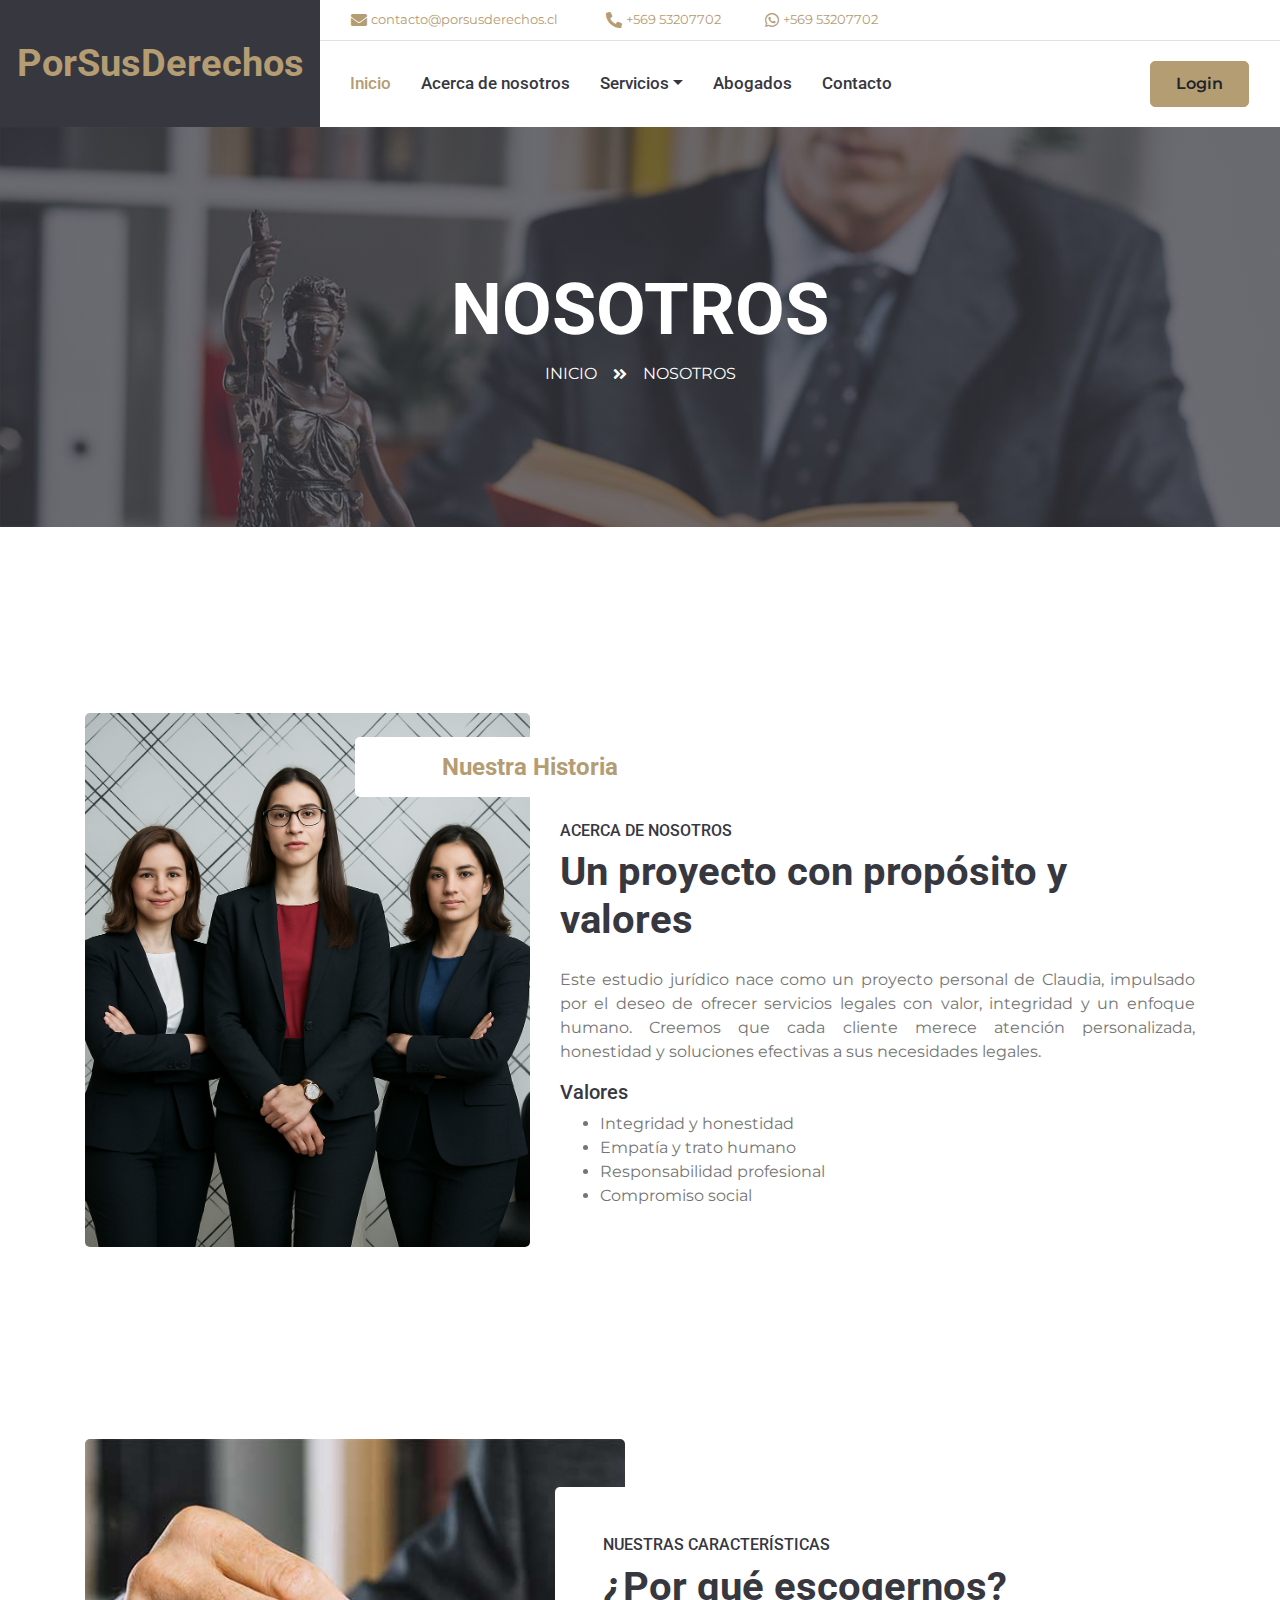
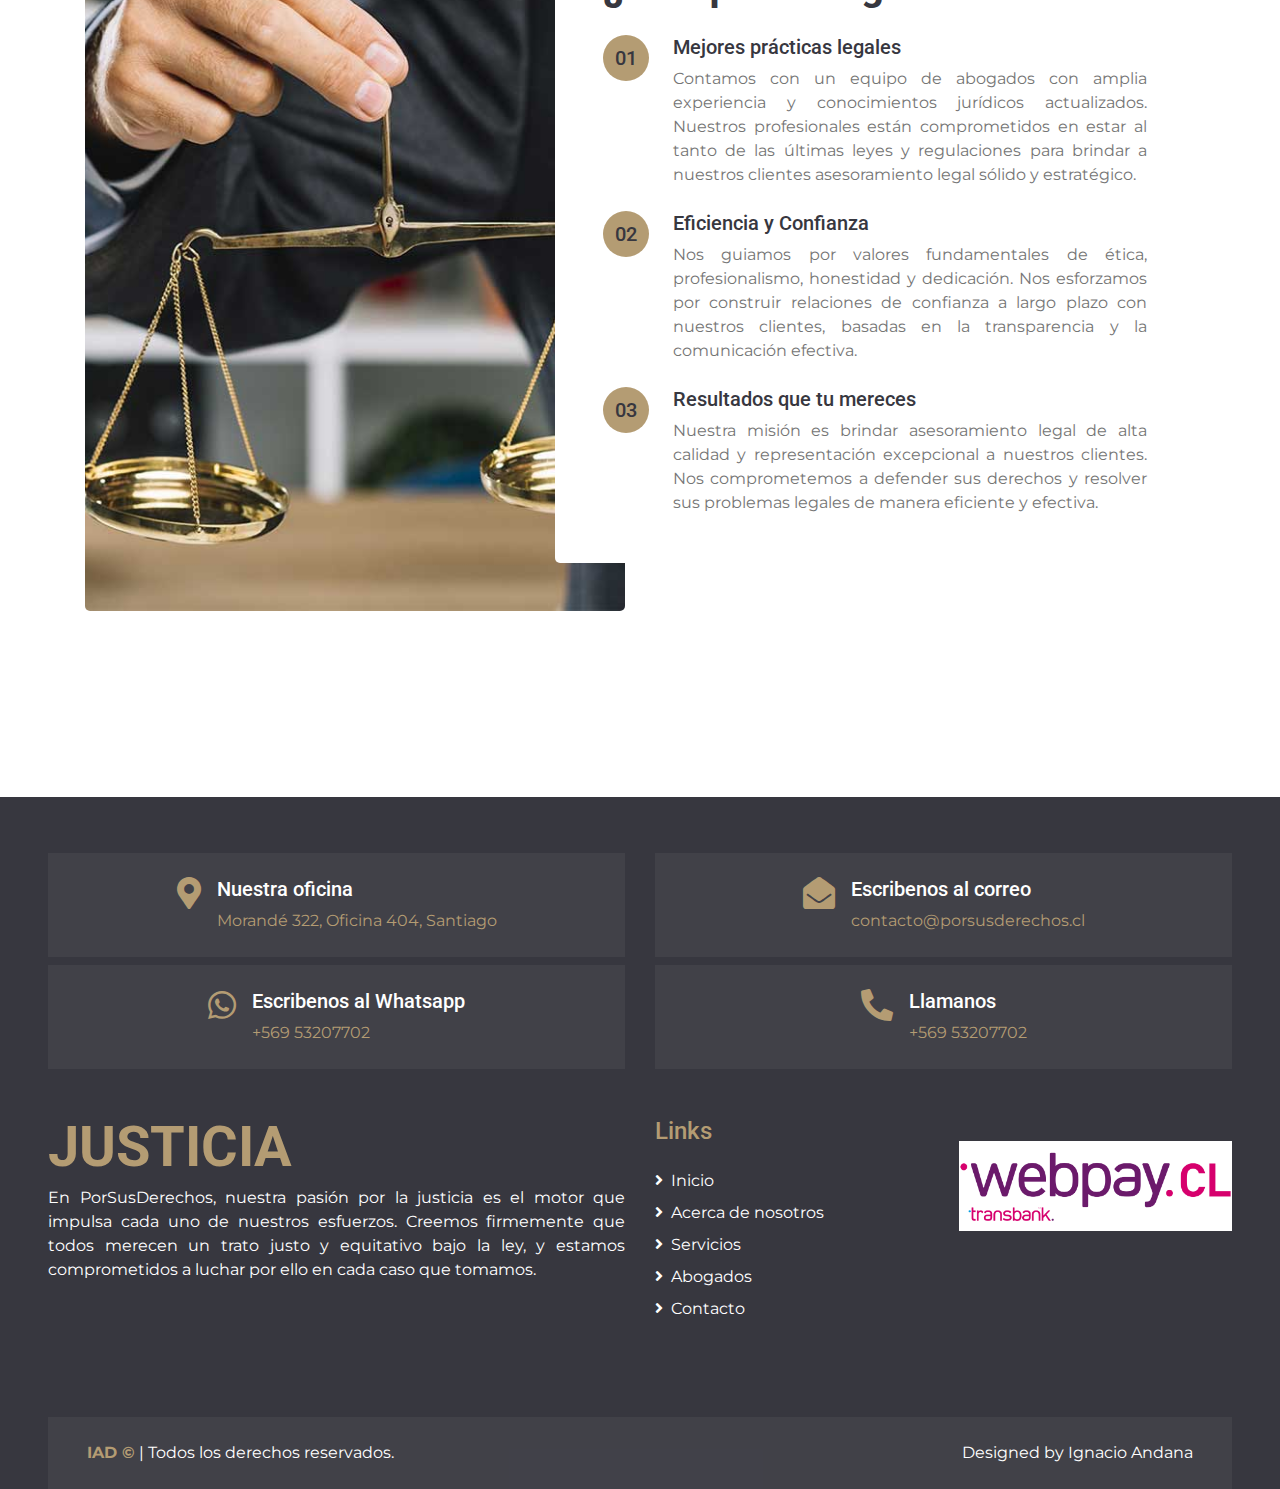
<file: about.html>
<!DOCTYPE html>
<html lang="en">

<head>
    <meta charset="utf-8">
    <title>PorSusDerechos</title>
    <link rel="icon" type="image/png" sizes="32x32" href="img/favicon-32x32.png">
    <meta content="width=device-width, initial-scale=1.0" name="viewport">
    <meta content="Free HTML Templates" name="keywords">
    <meta content="Free HTML Templates" name="description">

    <!-- Favicon -->
    <link rel="icon" type="image/png" sizes="32x32" href="img/favicon-32x32.png">

    <!-- Google Web Fonts -->
    <link rel="preconnect" href="https://fonts.gstatic.com">
    <link href="https://fonts.googleapis.com/css2?family=Montserrat:wght@400;600&family=Roboto:wght@300;500;700&display=swap" rel="stylesheet"> 

    <!-- Font Awesome -->
    <link href="https://cdnjs.cloudflare.com/ajax/libs/font-awesome/5.10.0/css/all.min.css" rel="stylesheet">

    <!-- Libraries Stylesheet -->
    <link href="lib/owlcarousel/assets/owl.carousel.min.css" rel="stylesheet">
    <link href="lib/tempusdominus/css/tempusdominus-bootstrap-4.min.css" rel="stylesheet" />

    <!-- Customized Bootstrap Stylesheet -->
    <link href="css/style.css" rel="stylesheet">
</head>

<!-- Google tag (gtag.js) -->
<script async src="https://www.googletagmanager.com/gtag/js?id=AW-968597756"></script>
<script>
  window.dataLayer = window.dataLayer || [];
  function gtag(){dataLayer.push(arguments);}
  gtag('js', new Date());

  gtag('config', 'AW-968597756');
</script>

<body>
    <!-- Header Start -->
    <div class="container-fluid">
        <div class="row">
            <div class="col-lg-3 bg-secondary d-none d-lg-block">
                <a href="#" class="navbar-brand w-100 h-100 m-0 p-0 d-flex align-items-center justify-content-center" style="font-size: 1vw">
                    <h1 class="m-0 display-4 text-primary" style="font-size: 3.0em; text-align: center;">PorSusDerechos</h1>
                </a>
            </div>
            <div class="col-lg-9">
                <div class="row bg-white border-bottom d-none d-lg-flex">
                    <div class="col-lg-12 text-left">
                        <div class="h-100 d-inline-flex align-items-center py-2 px-3 mr-3">
                            <i class="fa fa-envelope text-primary"></i>
                            <small>
                                <a class="m-1" href="mailto:contacto@porsusderechos.cl">contacto@porsusderechos.cl</a>
                            </small>
                        </div>
                        <div class="h-100 d-inline-flex align-items-center py-2 px-2 mr-3">
                            <i class="fa fa-phone-alt text-primary"></i>
                            <small>
                                <a class="m-1" href="tel:+56953207702"> +569 53207702</a>
                            </small>
                        </div>
                        <div class="h-100 d-inline-flex align-items-center py-2 px-2 mr-3">
                            <i class="fab fa-whatsapp text-primary m-1" aria-hidden="true"></i>
                            <small>
                                <a href="https://wa.me/+56953207702"> +569 53207702</a>
                            </small>
                        </div>
                    </div>
                </div>
                <nav class="navbar navbar-expand-lg bg-white navbar-light p-0">
                    <a href="index.html" class="navbar-brand d-block d-lg-none">
                        <h1 class="m-0 display-4 text-primary">PorSusDerechos</h1>
                    </a>
                    <button type="button" class="navbar-toggler" data-toggle="collapse" data-target="#navbarCollapse">
                        <span class="navbar-toggler-icon"></span>
                    </button>
                    <div class="collapse navbar-collapse justify-content-between" id="navbarCollapse">
                        <div class="navbar-nav mr-auto py-0">
                            <a href="index.html" class="nav-item nav-link active">Inicio</a>
                            <a href="about.html" class="nav-item nav-link">Acerca de nosotros</a>
                            <div class="nav-item dropdown">
                                <a href="service.html" class="nav-link dropdown-toggle" data-toggle="dropdown">Servicios</a>
                                <div class="dropdown-menu rounded-0 m-0">
                                    <a href="service.html#civil" class="dropdown-item">Derecho Civil</a>
                                    <a href="service.html#familia" class="dropdown-item">Derecho Familia</a>
                                    <a href="service.html#laboral" class="dropdown-item">Derecho Laboral</a>
                                    <a href="service.html#penal" class="dropdown-item">Derecho Penal</a>
                                </div>
                            </div>
                            <a href="team.html" class="nav-item nav-link">Abogados</a>
                            <a href="contact.html" class="nav-item nav-link">Contacto</a>
                        </div>
                        <a href="#" class="btn btn-primary mr-3 d-none d-lg-block">Login</a>
                    </div>
                </nav>
            </div>
        </div>
    </div>
    <!-- Header End -->


    <!-- Page Header Start -->
    <div class="container-fluid bg-page-header" style="margin-bottom: 90px;">
        <div class="container">
            <div class="d-flex flex-column align-items-center justify-content-center" style="min-height: 400px">
                <h3 class="display-3 text-white">NOSOTROS</h3>
                <div class="d-inline-flex text-white">
                    <p class="m-0"><a class="text-white" href="">INICIO</a></p>
                    <i class="fa fa-angle-double-right pt-1 px-3"></i>
                    <p class="m-0">NOSOTROS</p>
                </div>
            </div>
        </div>
    </div>
    <!-- Page Header End -->


<!-- About Start -->
<div class="container-fluid py-5">
    <div class="container py-5">
      <div class="row">
        <div class="col-lg-5">
          <img class="img-fluid rounded" src="img/about.png" alt="">
        </div>
        <div class="col-lg-7 mt-4 mt-lg-0">
          <h2 class="position-relative text-center bg-white text-primary rounded p-3 mt-4 mb-4 d-none d-lg-block" style="width: 350px; margin-left: -205px; font-size: 150%;">Nuestra Historia</h2>
          <h6>ACERCA DE NOSOTROS</h6>
          <h1 class="mb-4">Un proyecto con propósito y valores</h1>
          <p style="text-align: justify;">Este estudio jurídico nace como un proyecto personal de Claudia, impulsado por el deseo de ofrecer servicios legales con valor, integridad y un enfoque humano. Creemos que cada cliente merece atención personalizada, honestidad y soluciones efectivas a sus necesidades legales.</p>
          <h5>Valores</h5>
          <ul>
            <li>Integridad y honestidad</li>
            <li>Empatía y trato humano</li>
            <li>Responsabilidad profesional</li>
            <li>Compromiso social</li>
          </ul>
        </div>
      </div>
    </div>
  </div>
  <!-- About End -->

    <!-- Features Start -->
    <div class="container-fluid py-5">
        <div class="container py-5">
            <div class="row">
                <div class="col-lg-6" style="min-height: 500px;">
                    <div class="position-relative h-100 rounded overflow-hidden">
                        <img class="position-absolute w-100 h-100" src="img/feature.jpg" style="object-fit: cover;">
                    </div>
                </div>
                <div class="col-lg-6 pt-5 pb-lg-5">
                    <div class="feature-text bg-white rounded p-lg-5">
                        <h6>NUESTRAS CARACTERÍSTICAS</h6>
                        <h1 class="mb-4">¿Por qué escogernos?</h1>
                        <div class="d-flex mb-4">
                            <div class="btn-primary btn-lg-square px-3" style="border-radius: 50px;">
                                <h5 class="text-secondary m-0">01</h5>
                            </div>
                            <div class="ml-4">
                                <h5>Mejores prácticas legales</h5>
                                <p class="m-0" style="text-align: justify;">Contamos con un equipo de abogados con amplia experiencia y conocimientos jurídicos actualizados. Nuestros profesionales están comprometidos en estar al tanto de las últimas leyes y regulaciones para brindar a nuestros clientes asesoramiento legal sólido y estratégico.</p>
                            </div>
                        </div>
                        <div class="d-flex mb-4">
                            <div class="btn-primary btn-lg-square px-3" style="border-radius: 50px;">
                                <h5 class="text-secondary m-0">02</h5>
                            </div>
                            <div class="ml-4">
                                <h5>Eficiencia y Confianza</h5>
                                <p class="m-0" style="text-align: justify;">Nos guiamos por valores fundamentales de ética, profesionalismo, honestidad y dedicación. Nos esforzamos por construir relaciones de confianza a largo plazo con nuestros clientes, basadas en la transparencia y la comunicación efectiva.</p>
                            </div>
                        </div>
                        <div class="d-flex">
                            <div class="btn-primary btn-lg-square px-3" style="border-radius: 50px;">
                                <h5 class="text-secondary m-0">03</h5>
                            </div>
                            <div class="ml-4">
                                <h5>Resultados que tu mereces</h5>
                                <p class="m-0" style="text-align: justify;">Nuestra misión es brindar asesoramiento legal de alta calidad y representación excepcional a nuestros clientes. Nos comprometemos a defender sus derechos y resolver sus problemas legales de manera eficiente y efectiva.</p>
                            </div>
                        </div>
                    </div>
                </div>
            </div>
        </div>
    </div>
    <!-- Features End -->


    <!-- Footer Start -->
    <div class="container-fluid bg-secondary text-white pt-5 px-sm-3 px-md-5" style="margin-top: 90px;">
        <div class="row pt-2">
            <div class="col-lg-6">
                <div class="d-flex justify-content-lg-center p-4" style="background: rgba(256, 256, 256, .05);">
                    <i class="fa fa-2x fa-map-marker-alt text-primary"></i>
                    <div class="ml-3">
                        <h5 class="text-white">Nuestra oficina</h5>
                        <a href="https://goo.gl/maps/CAoj3DVdrfHroxdV6">Morandé 322, Oficina 404, Santiago</a>
                    </div>
                </div>
            </div>
            <div class="col-lg-6">
                <div class="d-flex justify-content-lg-center p-4" style="background: rgba(256, 256, 256, .05);">
                    <i class="fa fa-2x fa-envelope-open text-primary"></i>
                    <div class="ml-3">
                        <h5 class="text-white ajuste-footer">Escribenos al correo</h5>
                        <a class="m-0" href="mailto:contacto@porsusderechos.cl">contacto@porsusderechos.cl</a>
                        <!-- <p class="m-0" href="mailto:cdelapeyra@porsusderechos.cl">cdelapeyra@porsusderechos.cl</p> -->
                    </div>
                </div>
            </div>
        </div>
        <div class="row pt-2">
            <div class="col-lg-6">
                <div class="d-flex justify-content-lg-center p-4" style="background: rgba(256, 256, 256, .05);">
                    <i class="fab fa-2x fa-whatsapp text-primary" aria-hidden="true"></i>
                    <div class="ml-3">
                        <h5 class="text-white">Escribenos al Whatsapp</h5>
                        <a href="https://wa.me/+56953207702">+569 53207702</a>
                        <!-- <p class="m-0">+569 53207702</p> -->
                    </div>
                </div>
            </div>
            <div class="col-lg-6">
                <div class="d-flex justify-content-lg-center p-4" style="background: rgba(256, 256, 256, .05);">
                    <i class="fa fa-2x fa-phone-alt text-primary"></i>
                    <div class="ml-3">
                        <h5 class="text-white">Llamanos</h5>
                        <a href="tel:+56953207702"class="m-0">+569 53207702</a>
                        <!-- <p class="m-0">+569 53207702</p> -->
                    </div>
                </div>
            </div>
        </div>
        <div class="row pt-5">
            <div class="col-lg-6 col-md-6 mb-5">
                <a href="index.html" class="navbar-brand">
                    <h1 class="m-0 mt-n2 display-4 text-primary">JUSTICIA</h1>
                </a>
                <p style="text-align: justify;">En PorSusDerechos, nuestra pasión por la justicia es el motor que impulsa cada uno de nuestros esfuerzos. Creemos firmemente que todos merecen un trato justo y equitativo bajo la ley, y estamos comprometidos a luchar por ello en cada caso que tomamos.</p>
                <!-- <div class="d-flex justify-content-start mt-4">
                    <a class="btn btn-lg btn-outline-light btn-lg-square mr-2" href="#"><i class="fab fa-twitter"></i></a>
                    <a class="btn btn-lg btn-outline-light btn-lg-square mr-2" href="#"><i class="fab fa-facebook-f"></i></a>
                    <a class="btn btn-lg btn-outline-light btn-lg-square mr-2" href="#"><i class="fab fa-linkedin-in"></i></a>
                    <a class="btn btn-lg btn-outline-light btn-lg-square" href="#"><i class="fab fa-instagram"></i></a>
                </div> -->
            </div>
            <div class="col-lg-3 col-md-6 mb-5">
                <h4 class="font-weight-semi-bold text-primary mb-4">Links</h4>
                <div class="d-flex flex-column justify-content-start">
                    <a class="text-white mb-2" href="index.html"><i class="fa fa-angle-right mr-2"></i>Inicio</a>
                    <a class="text-white mb-2" href="about.html"><i class="fa fa-angle-right mr-2"></i>Acerca de nosotros</a>
                    <a class="text-white mb-2" href="service.html"><i class="fa fa-angle-right mr-2"></i>Servicios</a>
                    <a class="text-white mb-2" href="team.html"><i class="fa fa-angle-right mr-2"></i>Abogados</a>
                    <a class="text-white" href="contact.html"><i class="fa fa-angle-right mr-2"></i>Contacto</a>
                </div>
            </div>
            <div class="col-lg-3 col-md-6 mb-5">
                <h4 class="font-weight-semi-bold text-primary mb-4"></h4>
                <div class="d-flex flex-column justify-content-start">
                    <div class="team-img position-relative">
                        <a href="https://www.webpay.cl/company/30719">
                            <img class="img-fluid" src="img/webpaycl_logo.png" alt="logo webpay" href="https://www.webpay.cl/company/30719">
                        </a>
                    </div>
                </div>
            </div>
            <!-- <div class="col-lg-3 col-md-6 mb-5">
                <h4 class="font-weight-semi-bold text-primary mb-4">Noticias</h4>
                <p>Rebum labore lorem dolores kasd est, et ipsum amet et at kasd, ipsum sea tempor magna tempor. Accu kasd sed ea duo ipsum.</p>
                <div class="w-100">
                    <div class="input-group">
                        <input type="text" class="form-control border-0" style="padding: 25px;" placeholder="Your Email">
                        <div class="input-group-append">
                            <button class="btn btn-primary px-4">Sign Up</button>
                        </div>
                    </div>
                </div>
            </div> -->
        </div>
        <div class="row p-4 mt-5 mx-0" style="background: rgba(256, 256, 256, .05);">
            <div class="col-md-6 text-center text-md-left mb-3 mb-md-0">
                <p class="m-0 text-white"><a class="font-weight-bold">IAD ©</a> | Todos los derechos reservados.</p>
            </div>
            <div class="col-md-6 text-center text-md-right">
                <p class="m-0 text-white">Designed by Ignacio Andana<a class="font-weight-bold"></a></p>
            </div>
        </div>
    </div>
    <!-- Footer End -->


    <!-- Back to Top -->
    <a href="#" class="btn btn-primary px-3 back-to-top"><i class="fa fa-angle-double-up"></i></a>


    <!-- JavaScript Libraries -->
    <script src="https://code.jquery.com/jquery-3.4.1.min.js"></script>
    <script src="https://stackpath.bootstrapcdn.com/bootstrap/4.4.1/js/bootstrap.bundle.min.js"></script>
    <script src="lib/easing/easing.min.js"></script>
    <script src="lib/waypoints/waypoints.min.js"></script>
    <script src="lib/owlcarousel/owl.carousel.min.js"></script>
    <script src="lib/tempusdominus/js/moment.min.js"></script>
    <script src="lib/tempusdominus/js/moment-timezone.min.js"></script>
    <script src="lib/tempusdominus/js/tempusdominus-bootstrap-4.min.js"></script>

    <!-- Template Javascript -->
    <script src="js/main.js"></script>
</body>

</html>
</file>
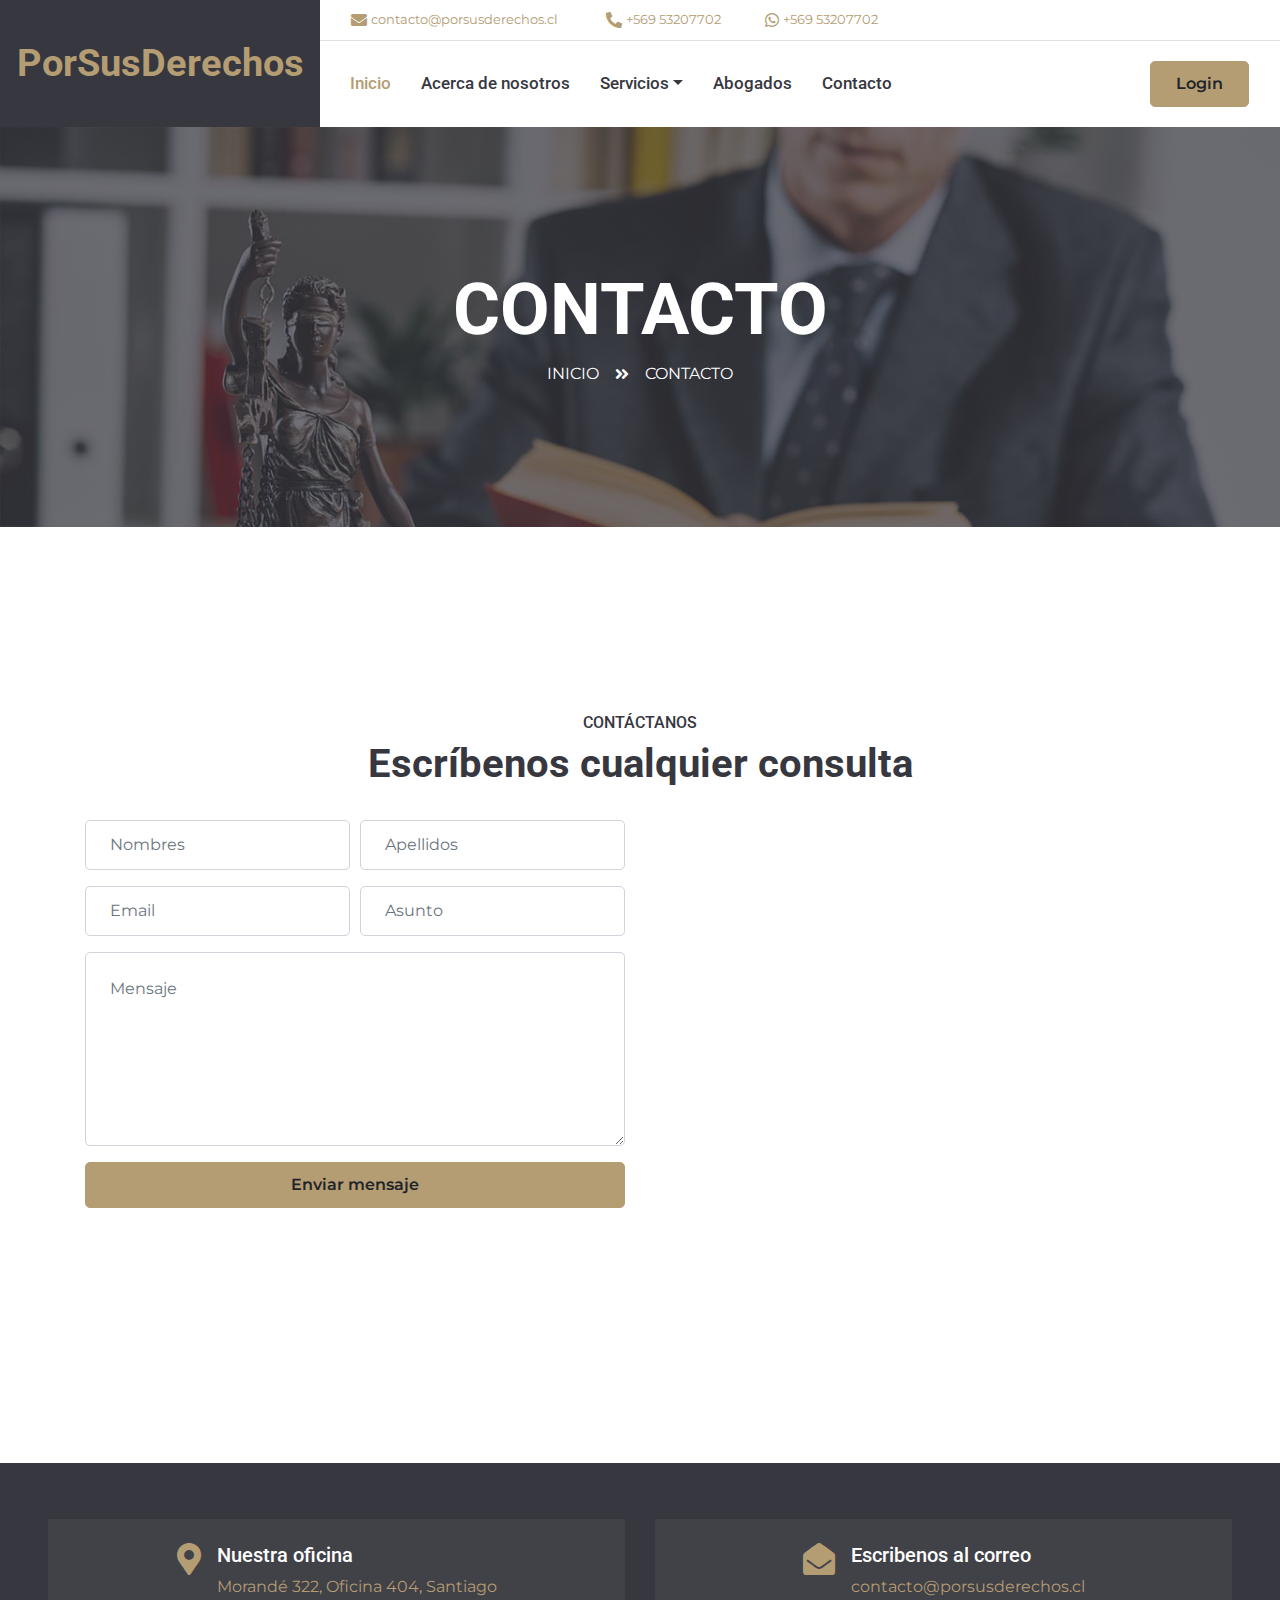
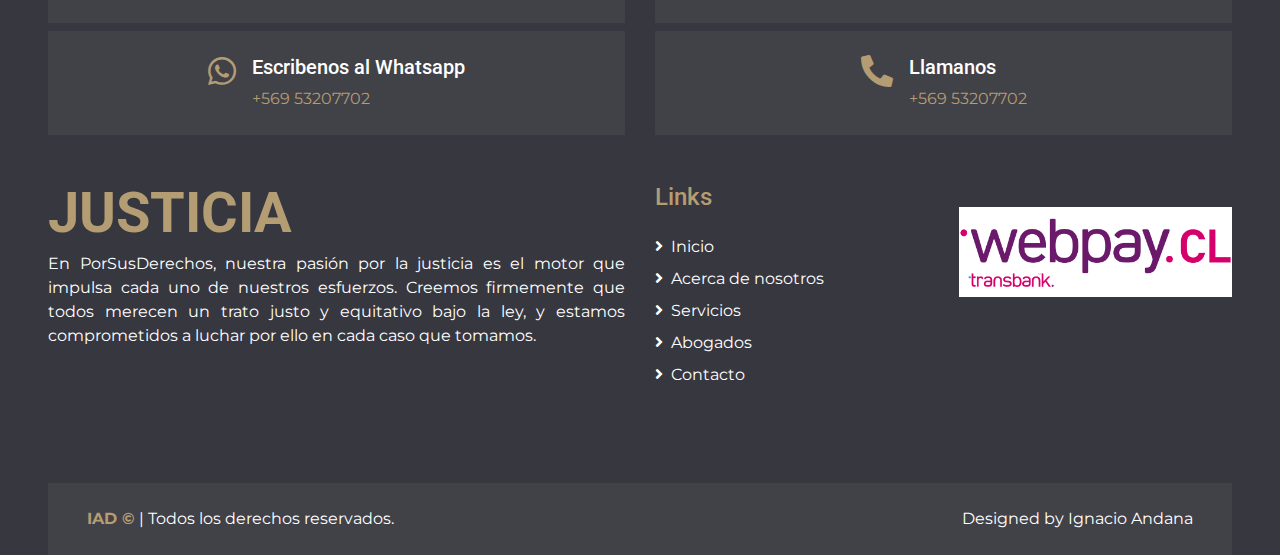
<file: contact.html>
<!DOCTYPE html>
<html lang="en">

<head>
    <meta charset="utf-8">
    <title>PorSusDerechos</title>
    <link rel="icon" type="image/png" sizes="32x32" href="img/favicon-32x32.png">
    <meta content="width=device-width, initial-scale=1.0" name="viewport">
    <meta content="Free HTML Templates" name="keywords">
    <meta content="Free HTML Templates" name="description">

    <!-- Favicon -->
    <link rel="icon" type="image/png" sizes="32x32" href="img/favicon-32x32.png">

    <!-- Google Web Fonts -->
    <link rel="preconnect" href="https://fonts.gstatic.com">
    <link href="https://fonts.googleapis.com/css2?family=Montserrat:wght@400;600&family=Roboto:wght@300;500;700&display=swap" rel="stylesheet"> 

    <!-- Font Awesome -->
    <link href="https://cdnjs.cloudflare.com/ajax/libs/font-awesome/5.10.0/css/all.min.css" rel="stylesheet">

    <!-- Libraries Stylesheet -->
    <link href="lib/owlcarousel/assets/owl.carousel.min.css" rel="stylesheet">
    <link href="lib/tempusdominus/css/tempusdominus-bootstrap-4.min.css" rel="stylesheet" />

    <!-- Customized Bootstrap Stylesheet -->
    <link href="css/style.css" rel="stylesheet">
</head>

<!-- Google tag (gtag.js) -->
<script async src="https://www.googletagmanager.com/gtag/js?id=AW-968597756"></script>
<script>
  window.dataLayer = window.dataLayer || [];
  function gtag(){dataLayer.push(arguments);}
  gtag('js', new Date());

  gtag('config', 'AW-968597756');
</script>

<body>
    <!-- Header Start -->
    <div class="container-fluid">
        <div class="row">
            <div class="col-lg-3 bg-secondary d-none d-lg-block">
                <a href="#" class="navbar-brand w-100 h-100 m-0 p-0 d-flex align-items-center justify-content-center" style="font-size: 1vw">
                    <h1 class="m-0 display-4 text-primary" style="font-size: 3.0em; text-align: center;">PorSusDerechos</h1>
                </a>
            </div>
            <div class="col-lg-9">
                <div class="row bg-white border-bottom d-none d-lg-flex">
                    <div class="col-lg-12 text-left">
                        <div class="h-100 d-inline-flex align-items-center py-2 px-3 mr-3">
                            <i class="fa fa-envelope text-primary"></i>
                            <small>
                                <a class="m-1" href="mailto:contacto@porsusderechos.cl">contacto@porsusderechos.cl</a>
                            </small>
                        </div>
                        <div class="h-100 d-inline-flex align-items-center py-2 px-2 mr-3">
                            <i class="fa fa-phone-alt text-primary"></i>
                            <small>
                                <a class="m-1" href="tel:+56953207702"> +569 53207702</a>
                            </small>
                        </div>
                        <div class="h-100 d-inline-flex align-items-center py-2 px-2 mr-3">
                            <i class="fab fa-whatsapp text-primary m-1" aria-hidden="true"></i>
                            <small>
                                <a href="https://wa.me/+56953207702"> +569 53207702</a>
                            </small>
                        </div>
                    </div>
                    <!-- <div class="col-lg-5 text-right">
                        <div class="d-inline-flex align-items-center p-2">
                            <a class="btn btn-sm btn-outline-primary btn-sm-square mr-2" href="">
                                <i class="fab fa-facebook-f"></i>
                            </a>
                            <a class="btn btn-sm btn-outline-primary btn-sm-square mr-2" href="">
                                <i class="fab fa-twitter"></i>
                            </a>
                            <a class="btn btn-sm btn-outline-primary btn-sm-square mr-2" href="">
                                <i class="fab fa-linkedin-in"></i>
                            </a>
                            <a class="btn btn-sm btn-outline-primary btn-sm-square mr-2" href="">
                                <i class="fab fa-instagram"></i>
                            </a>
                            <a class="btn btn-sm btn-outline-primary btn-sm-square mr-2" href="">
                                <i class="fab fa-youtube"></i>
                            </a>
                        </div>
                    </div> -->
                </div>
                <nav class="navbar navbar-expand-lg bg-white navbar-light p-0">
                    <a href="index.html" class="navbar-brand d-block d-lg-none">
                        <h1 class="m-0 display-4 text-primary">PorSusDerechos</h1>
                    </a>
                    <button type="button" class="navbar-toggler" data-toggle="collapse" data-target="#navbarCollapse">
                        <span class="navbar-toggler-icon"></span>
                    </button>
                    <div class="collapse navbar-collapse justify-content-between" id="navbarCollapse">
                        <div class="navbar-nav mr-auto py-0">
                            <a href="index.html" class="nav-item nav-link active">Inicio</a>
                            <a href="about.html" class="nav-item nav-link">Acerca de nosotros</a>
                            <div class="nav-item dropdown">
                                <a href="service.html" class="nav-link dropdown-toggle" data-toggle="dropdown">Servicios</a>
                                <div class="dropdown-menu rounded-0 m-0">
                                    <a href="#" class="dropdown-item">Derecho Civil</a>
                                    <a href="#" class="dropdown-item">Derecho Familia</a>
                                    <a href="#" class="dropdown-item">Derecho Laboral</a>
                                    <a href="#" class="dropdown-item">Derecho Penal</a>
                                </div>
                            </div>
                            <a href="team.html" class="nav-item nav-link">Abogados</a>
<!--                        <div class="nav-item dropdown">
                                <a href="#" class="nav-link dropdown-toggle" data-toggle="dropdown">Dropdown</a>
                                <div class="dropdown-menu rounded-0 m-0">
                                    <a href="#" class="dropdown-item">Menu Item 1</a>
                                    <a href="#" class="dropdown-item">Menu Item 2</a>
                                    <a href="#" class="dropdown-item">Menu Item 3</a>
                                </div>
                            </div> -->
                            <a href="contact.html" class="nav-item nav-link">Contacto</a>
                        </div>
                        <a href="#" class="btn btn-primary mr-3 d-none d-lg-block">Login</a>
                    </div>
                </nav>
            </div>
        </div>
    </div>
    <!-- Header End -->

    
    <!-- Page Header Start -->
    <div class="container-fluid bg-page-header" style="margin-bottom: 90px;">
        <div class="container">
            <div class="d-flex flex-column align-items-center justify-content-center" style="min-height: 400px">
                <h3 class="display-3 text-white">CONTACTO</h3>
                <div class="d-inline-flex text-white">
                    <p class="m-0"><a class="text-white" href="">INICIO</a></p>
                    <i class="fa fa-angle-double-right pt-1 px-3"></i>
                    <p class="m-0">CONTACTO</p>
                </div>
            </div>
        </div>
    </div>
    <!-- Page Header End -->

    <!-- Contact Start -->
    <div class="container-fluid py-5">
        <div class="container py-5">
            <div class="text-center pb-2">
                <h6>CONTÁCTANOS</h6>
                <h1 class="mb-4">Escríbenos cualquier consulta</h1>
            </div>
            <div class="row">
                <div class="col-lg-6 mb-5 mb-lg-0">
                    <div class="contact-form">
                        <div id="success"></div>
                        <form action="https://formsubmit.co/contacto@porsusderechos.cl" method="POST">
                            <div class="form-row">
                                <div class="col-sm-6 control-group">
                                    <input type="text" class="form-control p-4" id="name" name="Nombre" placeholder="Nombres" required="required" data-validation-required-message="Por favor ingrese sus nombres" />
                                    <p class="help-block text-danger"></p>
                                </div>
                                <div class="col-sm-6 control-group">
                                    <input type="text" class="form-control p-4" id="apellido" name="Apellidos" placeholder="Apellidos" required="required" data-validation-required-message="Por favor ingrese sus Apellidos" />
                                    <p class="help-block text-danger"></p>
                                </div>
                            </div>
                            <div class="form-row">
                                <div class="col-sm-6 control-group">
                                    <input type="email" class="form-control p-4" id="mail" name="Email" placeholder="Email" required="required" data-validation-required-message="Por favor ingrese su correo" />
                                    <p class="help-block text-danger"></p>
                                </div>
                                <div class="col-sm-6 control-group">
                                    <input type="text" class="form-control p-4" id="subject" name="Asunto" placeholder="Asunto" required="required" data-validation-required-message="Por favor ingrese el asunto" />
                                    <p class="help-block text-danger"></p>
                                </div>
                            </div>
                            <div class="control-group">
                                <textarea class="form-control p-4" rows="6" id="message" name="Mensaje" placeholder="Mensaje" required="required" data-validation-required-message="Por favor ingrese su mensaje"></textarea>
                                <p class="help-block text-danger"></p>
                            </div>
                            <div>
                                <button class="btn btn-primary btn-block" type = "submit" value = "Send" id="sendMessageButton">Enviar mensaje</button>
                            </div>

                           <!-- <input type="hidden" name="_next" value="http://localhost/webporsusderechos/contact.html"> -->
                           <input type="hidden" name="_next" value="http://porsusderechos.cl/index.html">

                            <input type="hidden" name="_captcha" value="false">

                        </form>
                    </div>
                </div>
                <div class="col-lg-6" style="min-height: 400px;">
                    <div class="position-relative h-100 rounded overflow-hidden">
                        <iframe src="https://www.google.com/maps/embed?pb=!1m18!1m12!1m3!1d1664.6853276873246!2d-70.653713132022!3d-33.43964853917603!2m3!1f0!2f0!3f0!3m2!1i1024!2i768!4f13.1!3m3!1m2!1s0x9662c5a4482b983f%3A0xb74dbb6e24ad4fb8!2sMorand%C3%A9%20322%2C%20Santiago%2C%20Regi%C3%B3n%20Metropolitana!5e0!3m2!1ses-419!2scl!4v1693423378564!5m2!1ses-419!2scl"
                         width="600" height="450" style="border:0;" allowfullscreen="" loading="lazy"
                         referrerpolicy="no-referrer-when-downgrade"></iframe>
                    </div>
                </div>
            </div>
        </div>
    </div>
    <!-- Contact End -->


    <!-- Footer Start -->
    <div class="container-fluid bg-secondary text-white pt-5 px-sm-3 px-md-5" style="margin-top: 90px;">
        <div class="row pt-2">
            <div class="col-lg-6">
                <div class="d-flex justify-content-lg-center p-4" style="background: rgba(256, 256, 256, .05);">
                    <i class="fa fa-2x fa-map-marker-alt text-primary"></i>
                    <div class="ml-3">
                        <h5 class="text-white">Nuestra oficina</h5>
                        <a href="https://goo.gl/maps/CAoj3DVdrfHroxdV6">Morandé 322, Oficina 404, Santiago</a>
                    </div>
                </div>
            </div>
            <div class="col-lg-6">
                <div class="d-flex justify-content-lg-center p-4" style="background: rgba(256, 256, 256, .05);">
                    <i class="fa fa-2x fa-envelope-open text-primary"></i>
                    <div class="ml-3">
                        <h5 class="text-white ajuste-footer">Escribenos al correo</h5>
                        <a class="m-0" href="mailto:contacto@porsusderechos.cl">contacto@porsusderechos.cl</a>
                        <!-- <p class="m-0" href="mailto:cdelapeyra@porsusderechos.cl">cdelapeyra@porsusderechos.cl</p> -->
                    </div>
                </div>
            </div>
        </div>
        <div class="row pt-2">
            <div class="col-lg-6">
                <div class="d-flex justify-content-lg-center p-4" style="background: rgba(256, 256, 256, .05);">
                    <i class="fab fa-2x fa-whatsapp text-primary" aria-hidden="true"></i>
                    <div class="ml-3">
                        <h5 class="text-white">Escribenos al Whatsapp</h5>
                        <a href="https://wa.me/+56953207702">+569 53207702</a>
                        <!-- <p class="m-0">+569 53207702</p> -->
                    </div>
                </div>
            </div>
            <div class="col-lg-6">
                <div class="d-flex justify-content-lg-center p-4" style="background: rgba(256, 256, 256, .05);">
                    <i class="fa fa-2x fa-phone-alt text-primary"></i>
                    <div class="ml-3">
                        <h5 class="text-white">Llamanos</h5>
                        <a href="tel:+56953207702"class="m-0">+569 53207702</a>
                        <!-- <p class="m-0">+569 53207702</p> -->
                    </div>
                </div>
            </div>
        </div>
        <div class="row pt-5">
            <div class="col-lg-6 col-md-6 mb-5">
                <a href="index.html" class="navbar-brand">
                    <h1 class="m-0 mt-n2 display-4 text-primary">JUSTICIA</h1>
                </a>
                <p style="text-align: justify;">En PorSusDerechos, nuestra pasión por la justicia es el motor que impulsa cada uno de nuestros esfuerzos. Creemos firmemente que todos merecen un trato justo y equitativo bajo la ley, y estamos comprometidos a luchar por ello en cada caso que tomamos.</p>
                <!-- <div class="d-flex justify-content-start mt-4">
                    <a class="btn btn-lg btn-outline-light btn-lg-square mr-2" href="#"><i class="fab fa-twitter"></i></a>
                    <a class="btn btn-lg btn-outline-light btn-lg-square mr-2" href="#"><i class="fab fa-facebook-f"></i></a>
                    <a class="btn btn-lg btn-outline-light btn-lg-square mr-2" href="#"><i class="fab fa-linkedin-in"></i></a>
                    <a class="btn btn-lg btn-outline-light btn-lg-square" href="#"><i class="fab fa-instagram"></i></a>
                </div> -->
            </div>
            <div class="col-lg-3 col-md-6 mb-5">
                <h4 class="font-weight-semi-bold text-primary mb-4">Links</h4>
                <div class="d-flex flex-column justify-content-start">
                    <a class="text-white mb-2" href="index.html"><i class="fa fa-angle-right mr-2"></i>Inicio</a>
                    <a class="text-white mb-2" href="about.html"><i class="fa fa-angle-right mr-2"></i>Acerca de nosotros</a>
                    <a class="text-white mb-2" href="service.html"><i class="fa fa-angle-right mr-2"></i>Servicios</a>
                    <a class="text-white mb-2" href="team.html"><i class="fa fa-angle-right mr-2"></i>Abogados</a>
                    <a class="text-white" href="contact.html"><i class="fa fa-angle-right mr-2"></i>Contacto</a>
                </div>
            </div>
            <div class="col-lg-3 col-md-6 mb-5">
                <h4 class="font-weight-semi-bold text-primary mb-4"></h4>
                <div class="d-flex flex-column justify-content-start">
                    <div class="team-img position-relative">
                        <a href="https://www.webpay.cl/company/30719">
                            <img class="img-fluid" src="img/webpaycl_logo.png" alt="logo webpay" href="https://www.webpay.cl/company/30719">
                        </a>
                    </div>
                </div>
            </div>
            <!-- <div class="col-lg-3 col-md-6 mb-5">
                <h4 class="font-weight-semi-bold text-primary mb-4">Noticias</h4>
                <p>Rebum labore lorem dolores kasd est, et ipsum amet et at kasd, ipsum sea tempor magna tempor. Accu kasd sed ea duo ipsum.</p>
                <div class="w-100">
                    <div class="input-group">
                        <input type="text" class="form-control border-0" style="padding: 25px;" placeholder="Your Email">
                        <div class="input-group-append">
                            <button class="btn btn-primary px-4">Sign Up</button>
                        </div>
                    </div>
                </div>
            </div> -->
        </div>
        <div class="row p-4 mt-5 mx-0" style="background: rgba(256, 256, 256, .05);">
            <div class="col-md-6 text-center text-md-left mb-3 mb-md-0">
                <p class="m-0 text-white"><a class="font-weight-bold">IAD ©</a> | Todos los derechos reservados.</p>
            </div>
            <div class="col-md-6 text-center text-md-right">
                <p class="m-0 text-white">Designed by Ignacio Andana<a class="font-weight-bold"></a></p>
            </div>
        </div>
    </div>
    <!-- Footer End -->


    <!-- Back to Top -->
    <a href="#" class="btn btn-primary px-3 back-to-top"><i class="fa fa-angle-double-up"></i></a>


    <!-- JavaScript Libraries -->
    <script src="https://code.jquery.com/jquery-3.4.1.min.js"></script>
    <script src="https://stackpath.bootstrapcdn.com/bootstrap/4.4.1/js/bootstrap.bundle.min.js"></script>
    <script src="lib/easing/easing.min.js"></script>
    <script src="lib/waypoints/waypoints.min.js"></script>
    <script src="lib/owlcarousel/owl.carousel.min.js"></script>
    <script src="lib/tempusdominus/js/moment.min.js"></script>
    <script src="lib/tempusdominus/js/moment-timezone.min.js"></script>
    <script src="lib/tempusdominus/js/tempusdominus-bootstrap-4.min.js"></script>

    <!-- Template Javascript -->
    <script src="js/main.js"></script>
</body>

</html>
</file>
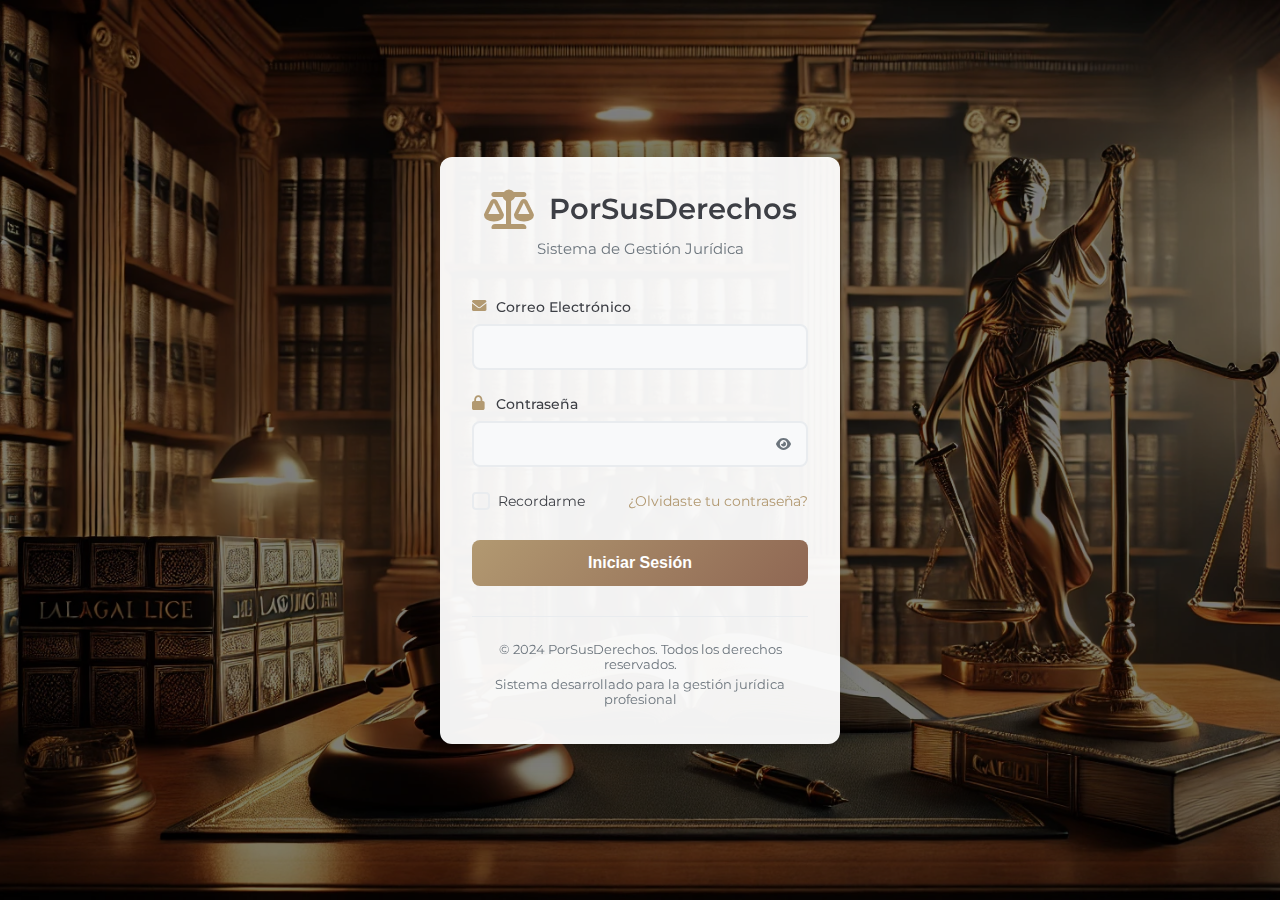
<file: login.html>
<!DOCTYPE html>
<html lang="es">
<head>
    <meta charset="UTF-8">
    <meta name="viewport" content="width=device-width, initial-scale=1.0">
    <title>Login - PorSusDerechos</title>
    <link rel="stylesheet" href="css/login.css">
    <link href="https://cdnjs.cloudflare.com/ajax/libs/font-awesome/6.0.0/css/all.min.css" rel="stylesheet">
    <link href="https://fonts.googleapis.com/css2?family=Montserrat:wght@300;400;500;600;700&family=Roboto:wght@300;400;500;700&display=swap" rel="stylesheet">
</head>
<body>
    <div class="login-container">
        <div class="login-background">
            <div class="overlay"></div>
        </div>
        
        <div class="login-form-container">
            <div class="login-header">
                <div class="logo">
                    <i class="fas fa-balance-scale"></i>
                    <h1>PorSusDerechos</h1>
                </div>
                <p class="subtitle">Sistema de Gestión Jurídica</p>
            </div>

            <form class="login-form" id="loginForm">
                <div class="form-group">
                    <label for="email">
                        <i class="fas fa-envelope"></i>
                        Correo Electrónico
                    </label>
                    <input type="email" id="email" name="email" required>
                    <div class="error-message" id="emailError"></div>
                </div>

                <div class="form-group">
                    <label for="password">
                        <i class="fas fa-lock"></i>
                        Contraseña
                    </label>
                    <div class="password-container">
                        <input type="password" id="password" name="password" required>
                        <button type="button" class="toggle-password" id="togglePassword">
                            <i class="fas fa-eye"></i>
                        </button>
                    </div>
                    <div class="error-message" id="passwordError"></div>
                </div>

                <div class="form-options">
                    <label class="remember-me">
                        <input type="checkbox" id="rememberMe">
                        <span class="checkmark"></span>
                        Recordarme
                    </label>
                    <a href="#" class="forgot-password">¿Olvidaste tu contraseña?</a>
                </div>

                <button type="submit" class="login-btn" id="loginBtn">
                    <span class="btn-text">Iniciar Sesión</span>
                    <div class="spinner" id="spinner"></div>
                </button>

                <div class="error-message main-error" id="mainError"></div>
            </form>

            <div class="login-footer">
                <p>&copy; 2024 PorSusDerechos. Todos los derechos reservados.</p>
                <p>Sistema desarrollado para la gestión jurídica profesional</p>
            </div>
        </div>
    </div>

    <script src="js/login.js"></script>
</body>
</html>
</file>
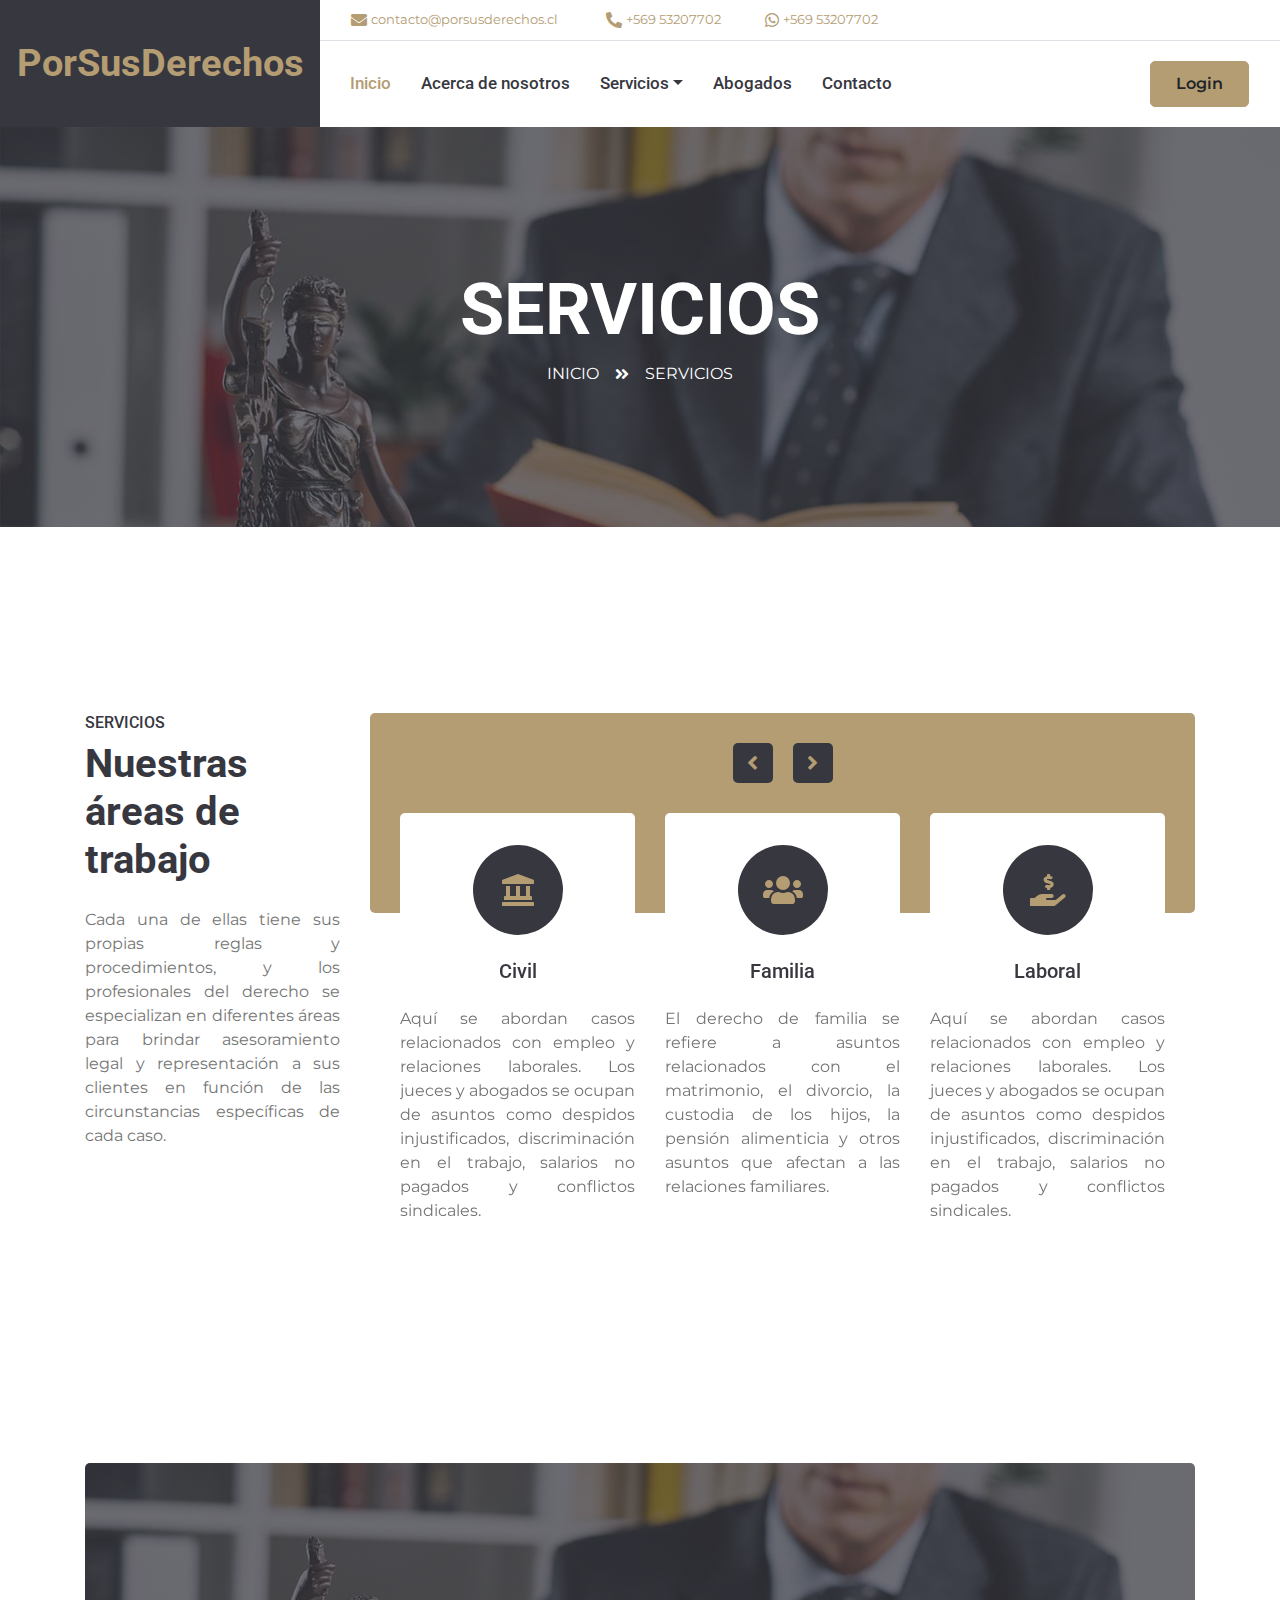
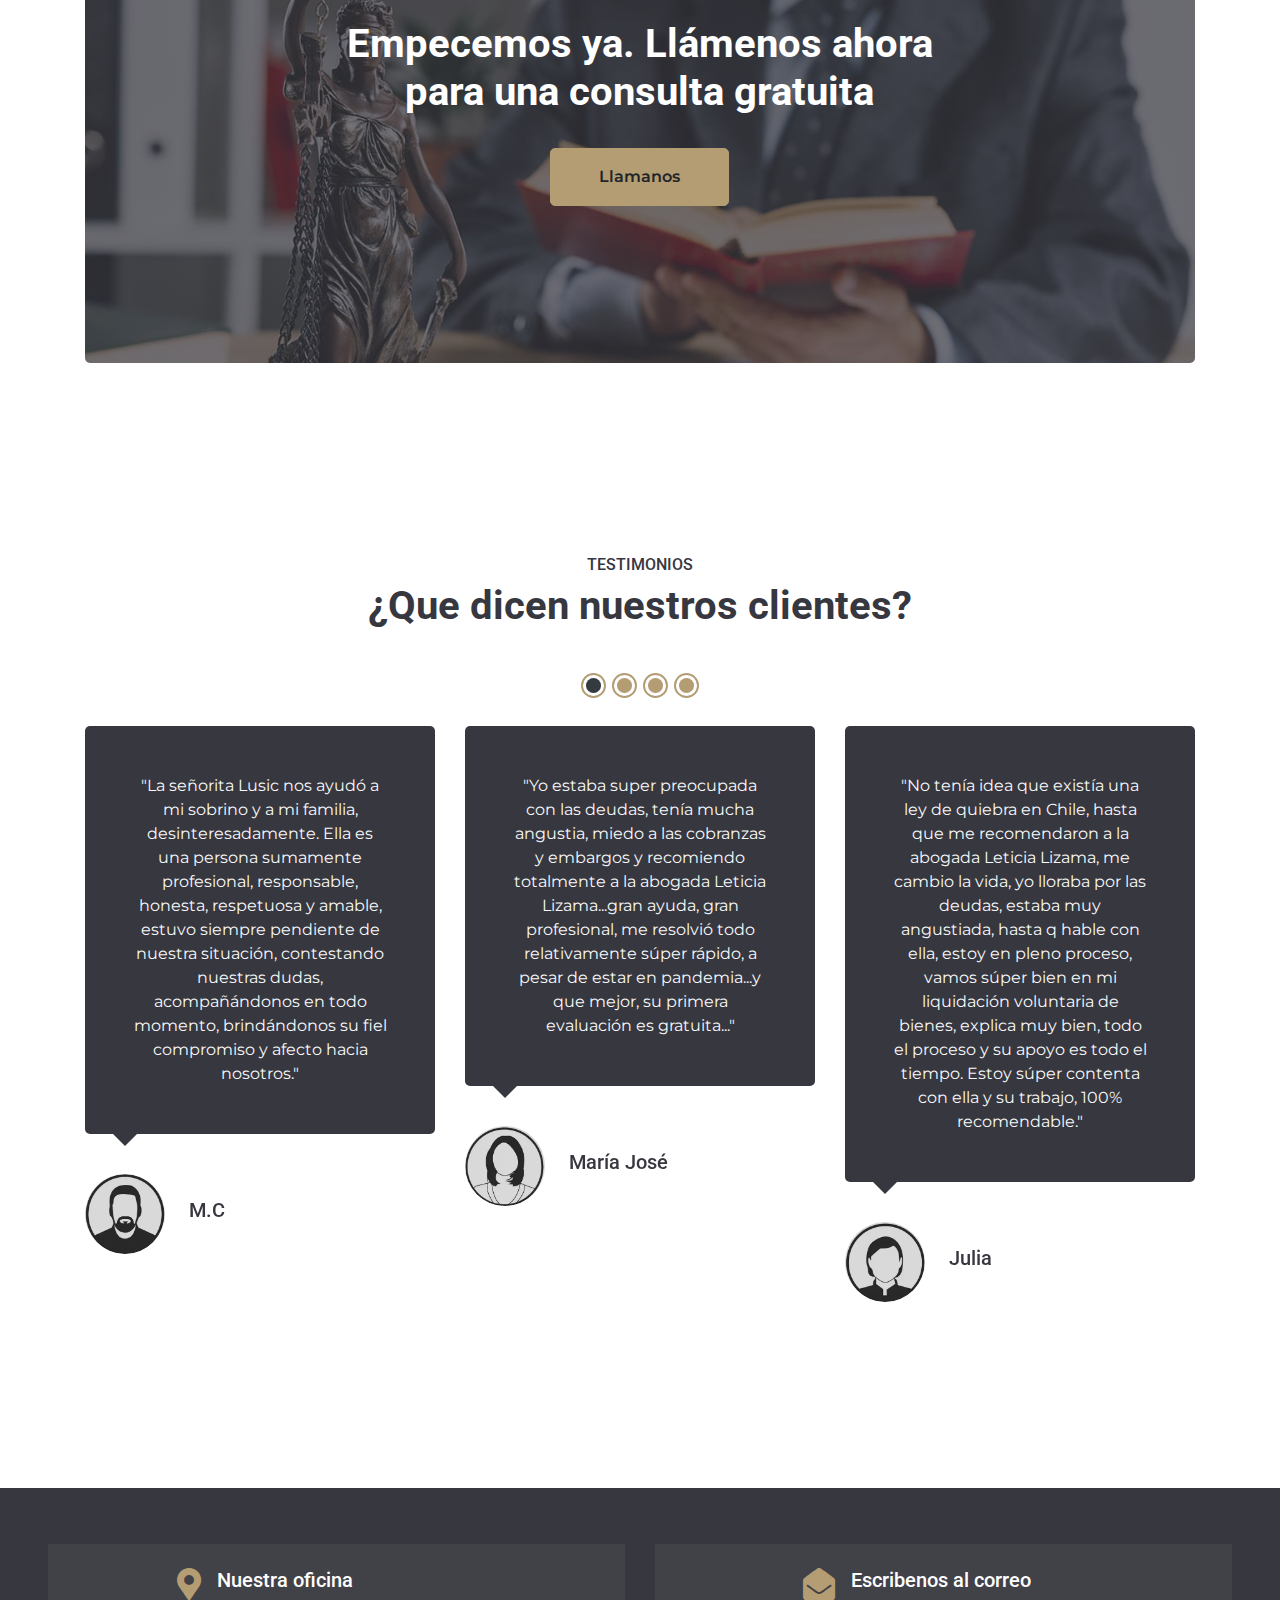
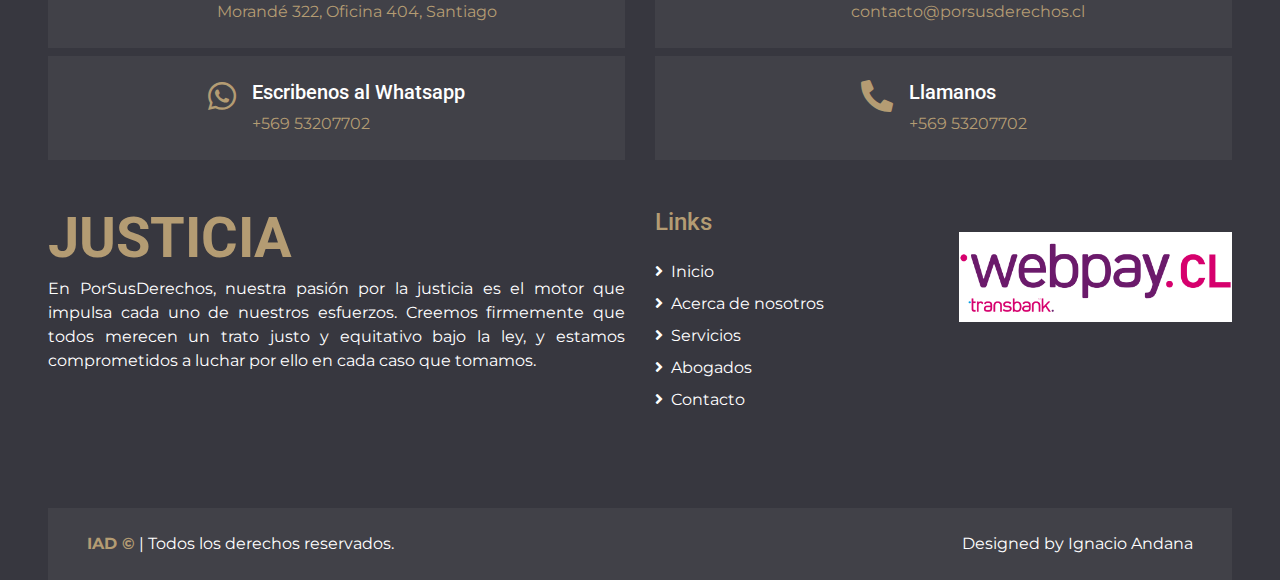
<file: service.html>
<!DOCTYPE html>
<html lang="en">

<head>
    <meta charset="utf-8">
    <title>PorSusDerechos</title>
    <link rel="icon" type="image/png" sizes="32x32" href="img/favicon-32x32.png">
    <meta content="width=device-width, initial-scale=1.0" name="viewport">
    <meta content="Free HTML Templates" name="keywords">
    <meta content="Free HTML Templates" name="description">

    <!-- Favicon -->
    <link rel="icon" type="image/png" sizes="32x32" href="img/favicon-32x32.png">

    <!-- Google Web Fonts -->
    <link rel="preconnect" href="https://fonts.gstatic.com">
    <link href="https://fonts.googleapis.com/css2?family=Montserrat:wght@400;600&family=Roboto:wght@300;500;700&display=swap" rel="stylesheet"> 

    <!-- Font Awesome -->
    <link href="https://cdnjs.cloudflare.com/ajax/libs/font-awesome/5.10.0/css/all.min.css" rel="stylesheet">

    <!-- Libraries Stylesheet -->
    <link href="lib/owlcarousel/assets/owl.carousel.min.css" rel="stylesheet">
    <link href="lib/tempusdominus/css/tempusdominus-bootstrap-4.min.css" rel="stylesheet" />

    <!-- Customized Bootstrap Stylesheet -->
    <link href="css/style.css" rel="stylesheet">
</head>

<!-- Google tag (gtag.js) -->
<script async src="https://www.googletagmanager.com/gtag/js?id=AW-968597756"></script>
<script>
  window.dataLayer = window.dataLayer || [];
  function gtag(){dataLayer.push(arguments);}
  gtag('js', new Date());

  gtag('config', 'AW-968597756');
</script>

<body>
    <!-- Header Start -->
    <div class="container-fluid">
        <div class="row">
            <div class="col-lg-3 bg-secondary d-none d-lg-block">
                <a href="#" class="navbar-brand w-100 h-100 m-0 p-0 d-flex align-items-center justify-content-center" style="font-size: 1vw">
                    <h1 class="m-0 display-4 text-primary" style="font-size: 3.0em; text-align: center;">PorSusDerechos</h1>
                </a>
            </div>
            <div class="col-lg-9">
                <div class="row bg-white border-bottom d-none d-lg-flex">
                    <div class="col-lg-12 text-left">
                        <div class="h-100 d-inline-flex align-items-center py-2 px-3 mr-3">
                            <i class="fa fa-envelope text-primary"></i>
                            <small>
                                <a class="m-1" href="mailto:contacto@porsusderechos.cl">contacto@porsusderechos.cl</a>
                            </small>
                        </div>
                        <div class="h-100 d-inline-flex align-items-center py-2 px-2 mr-3">
                            <i class="fa fa-phone-alt text-primary"></i>
                            <small>
                                <a class="m-1" href="tel:+56953207702"> +569 53207702</a>
                            </small>
                        </div>
                        <div class="h-100 d-inline-flex align-items-center py-2 px-2 mr-3">
                            <i class="fab fa-whatsapp text-primary m-1" aria-hidden="true"></i>
                            <small>
                                <a href="https://wa.me/+56953207702"> +569 53207702</a>
                            </small>
                        </div>
                    </div>
                    <!-- <div class="col-lg-5 text-right">
                        <div class="d-inline-flex align-items-center p-2">
                            <a class="btn btn-sm btn-outline-primary btn-sm-square mr-2" href="">
                                <i class="fab fa-facebook-f"></i>
                            </a>
                            <a class="btn btn-sm btn-outline-primary btn-sm-square mr-2" href="">
                                <i class="fab fa-twitter"></i>
                            </a>
                            <a class="btn btn-sm btn-outline-primary btn-sm-square mr-2" href="">
                                <i class="fab fa-linkedin-in"></i>
                            </a>
                            <a class="btn btn-sm btn-outline-primary btn-sm-square mr-2" href="">
                                <i class="fab fa-instagram"></i>
                            </a>
                            <a class="btn btn-sm btn-outline-primary btn-sm-square mr-2" href="">
                                <i class="fab fa-youtube"></i>
                            </a>
                        </div>
                    </div> -->
                </div>
                <nav class="navbar navbar-expand-lg bg-white navbar-light p-0">
                    <a href="index.html" class="navbar-brand d-block d-lg-none">
                        <h1 class="m-0 display-4 text-primary">PorSusDerechos</h1>
                    </a>
                    <button type="button" class="navbar-toggler" data-toggle="collapse" data-target="#navbarCollapse">
                        <span class="navbar-toggler-icon"></span>
                    </button>
                    <div class="collapse navbar-collapse justify-content-between" id="navbarCollapse">
                        <div class="navbar-nav mr-auto py-0">
                            <a href="index.html" class="nav-item nav-link active">Inicio</a>
                            <a href="about.html" class="nav-item nav-link">Acerca de nosotros</a>
                            <div class="nav-item dropdown">
                                <a href="service.html" class="nav-link dropdown-toggle" data-toggle="dropdown">Servicios</a>
                                <div class="dropdown-menu rounded-0 m-0">
                                    <a href="#" class="dropdown-item">Derecho Civil</a>
                                    <a href="#" class="dropdown-item">Derecho Familia</a>
                                    <a href="#" class="dropdown-item">Derecho Laboral</a>
                                    <a href="#" class="dropdown-item">Derecho Penal</a>
                                </div>
                            </div>
                            <a href="team.html" class="nav-item nav-link">Abogados</a>
<!--                        <div class="nav-item dropdown">
                                <a href="#" class="nav-link dropdown-toggle" data-toggle="dropdown">Dropdown</a>
                                <div class="dropdown-menu rounded-0 m-0">
                                    <a href="#" class="dropdown-item">Menu Item 1</a>
                                    <a href="#" class="dropdown-item">Menu Item 2</a>
                                    <a href="#" class="dropdown-item">Menu Item 3</a>
                                </div>
                            </div> -->
                            <a href="contact.html" class="nav-item nav-link">Contacto</a>
                        </div>
                        <a href="#" class="btn btn-primary mr-3 d-none d-lg-block">Login</a>
                    </div>
                </nav>
            </div>
        </div>
    </div>
    <!-- Header End -->


    <!-- Page Header Start -->
    <div class="container-fluid bg-page-header" style="margin-bottom: 90px;">
        <div class="container">
            <div class="d-flex flex-column align-items-center justify-content-center" style="min-height: 400px">
                <h3 class="display-3 text-white">SERVICIOS</h3>
                <div class="d-inline-flex text-white">
                    <p class="m-0"><a class="text-white" href="">INICIO</a></p>
                    <i class="fa fa-angle-double-right pt-1 px-3"></i>
                    <p class="m-0">SERVICIOS</p>
                </div>
            </div>
        </div>
    </div>
    <!-- Page Header End -->


    <!-- Services Start -->
    <div class="container-fluid py-5">
        <div class="container py-5">
            <div class="row">
                <div class="col-lg-3">
                    <h6>SERVICIOS</h6>
                    <h1 class="mb-4">Nuestras áreas de trabajo</h1>
                    <p style="text-align: justify">Cada una de ellas tiene sus propias reglas y procedimientos, y los profesionales del derecho se especializan en diferentes áreas para brindar asesoramiento legal y representación a sus clientes en función de las circunstancias específicas de cada caso.</p>
                    <!-- <a href="" class="btn btn-primary mt-2">Más servicios</a> -->
                </div>
                <div class="col-lg-9 pt-5 pt-lg-0">
                    <div class="bg-primary rounded" style="height: 200px;"></div>
                    <div class="owl-carousel service-carousel position-relative" style="margin-top: -100px; padding: 0 30px;">
                        <div class="d-flex flex-column align-items-center text-center bg-white rounded pt-4">
                            <div class="icon-box bg-secondary text-primary mt-2 mb-4">
                                <i class="fa fa-2x fa-landmark"></i>
                            </div>
                            <h5 class="mb-4 px-4">Civil</h5>
                            <p class="m-0" style="text-align: justify;">Aquí se abordan casos relacionados con empleo y relaciones laborales. Los jueces y abogados se ocupan de asuntos como despidos injustificados, discriminación en el trabajo, salarios no pagados y conflictos sindicales.</p>
                        </div>
                        <div class="d-flex flex-column align-items-center text-center bg-white rounded pt-4">
                            <div class="icon-box bg-secondary text-primary mt-2 mb-4">
                                <i class="fa fa-2x fa-users"></i>
                            </div>
                            <h5 class="mb-4 px-4">Familia</h5>
                            <p class="m-0" style="text-align: justify;">El derecho de familia se refiere a asuntos relacionados con el matrimonio, el divorcio, la custodia de los hijos, la pensión alimenticia y otros asuntos que afectan a las relaciones familiares.</p>
                        </div>
                        <div class="d-flex flex-column align-items-center text-center bg-white rounded pt-4">
                            <div class="icon-box bg-secondary text-primary mt-2 mb-4">
                                <i class="fa fa-2x fa-hand-holding-usd"></i>
                            </div>
                            <h5 class="mb-4 px-4">Laboral</h5>
                            <p class="m-0" style="text-align: justify;">Aquí se abordan casos relacionados con empleo y relaciones laborales. Los jueces y abogados se ocupan de asuntos como despidos injustificados, discriminación en el trabajo, salarios no pagados y conflictos sindicales.</p>
                        </div>
                        <div class="d-flex flex-column align-items-center text-center bg-white rounded pt-4">
                            <div class="icon-box bg-secondary text-primary mt-2 mb-4">
                                <i class="fa fa-2x fa-gavel"></i>
                            </div>
                            <h5 class="mb-4 px-4">Penal</h5>
                            <p class="m-0" style="text-align: justify;">En esta área, los jueces, fiscales y abogados se centran en casos relacionados con delitos, como homicidios, robos, agresiones, narcotráfico y otros actos ilícitos. La tarea principal es garantizar que se haga justicia y que los culpables reciban castigos adecuados.</p>
                        </div>
                    </div>
                </div>
            </div>
        </div>
    </div>
    <!-- Services End -->


    <!-- Action Start -->
    <div class="container-fluid py-5">
        <div class="container py-5">
            <div class="bg-action rounded" style="height: 500px;">
                <div class="row h-100 align-items-center justify-content-center">
                    <div class="col-lg-7 text-center">
                        <h1 class="text-white mb-4">Empecemos ya. Llámenos ahora para una consulta gratuita</h1>
                        <a class="btn btn-primary py-3 px-5 mt-2" href="tel:+56953207702">Llamanos</a>
                    </div>
                </div>
            </div>
        </div>
    </div>
    <!-- Action End -->


    <!-- Testimonial Start -->
    <div class="container-fluid py-5">
        <div class="container py-5">
            <div class="text-center pb-5">
                <h6>TESTIMONIOS</h6>
                <h1 class="mb-5">¿Que dicen nuestros clientes?</h1>
            </div>
            <div class="owl-carousel testimonial-carousel">
                <div class="testimonial-item">
                    <div class="testimonial-text position-relative bg-secondary text-light rounded p-5 mb-4" style="text-align: center">
                        "Yo estaba super preocupada con las deudas, tenía mucha angustia, miedo a las cobranzas y embargos y recomiendo totalmente a la abogada Leticia Lizama...gran ayuda, gran profesional, me resolvió todo relativamente súper rápido, a pesar de estar en pandemia...y que mejor, su primera evaluación es gratuita..."
                    </div>
                    <div class="d-flex align-items-center pt-3">
                        <img class="img-fluid rounded-circle" src="img/Icono_mujer1.png" style="width: 80px; height: 80px;" alt="Icono mujer 1">
                        <div class="pl-4">
                            <h5>María José</h5>
                            <!-- <p class="m-0">Profession</p> -->
                        </div>
                    </div>
                </div>
                <div class="testimonial-item">
                    <div class="testimonial-text position-relative bg-secondary text-light rounded p-5 mb-4" style="text-align: center">
                        "No tenía idea que existía una ley de quiebra en Chile, hasta que me recomendaron a la abogada Leticia Lizama, me cambio la vida, yo lloraba por las deudas, estaba muy angustiada, hasta q hable con ella, estoy en pleno proceso, vamos súper bien en mi liquidación voluntaria de bienes, explica muy bien, todo el proceso y su apoyo es todo el tiempo. Estoy súper contenta con ella y su trabajo, 100% recomendable."
                    </div>
                    <div class="d-flex align-items-center pt-3">
                        <img class="img-fluid rounded-circle" src="img/Icono_mujer2.png" style="width: 80px; height: 80px;" alt="Icono mujer 2">
                        <div class="pl-4">
                            <h5>Julia</h5>
                            <!-- <p class="m-0">Profession</p> -->
                        </div>
                    </div>
                </div>
                <div class="testimonial-item">
                    <div class="testimonial-text position-relative bg-secondary text-light rounded p-5 mb-4" style="text-align: center">
                        "Recomiendo a Dobra Lusic para trabajar como abogada litigante de derecho laboral y constitucionalista. He tenido distintos problemas en la oficina que he debido delegar en Dobra, quien los ha abordado y resuelto con criterio jurídico y calidad humana. Ella se ocupó de todo y el resultado no pudo ser mejor."
                    </div>
                    <div class="d-flex align-items-center pt-3">
                        <img class="img-fluid rounded-circle" src="img/Icono_hombre1.png" style="width: 80px; height: 80px;" alt="Icono hombre 1">
                        <div class="pl-4">
                            <h5>NN</h5>
                            <!-- <p class="m-0">Profession</p> -->
                        </div>
                    </div>
                </div>
                <div class="testimonial-item">
                    <div class="testimonial-text position-relative bg-secondary text-light rounded p-5 mb-4" style="text-align: center">
                        "La señorita Lusic nos ayudó a mi sobrino y a mi familia, desinteresadamente. Ella es una persona sumamente profesional, responsable, honesta, respetuosa y amable, estuvo siempre pendiente de nuestra situación, contestando nuestras dudas, acompañándonos en todo momento, brindándonos su fiel compromiso y afecto hacia nosotros."
                    </div>
                    <div class="d-flex align-items-center pt-3">
                        <img class="img-fluid rounded-circle" src="img/Icono_hombre2.png" style="width: 80px; height: 80px;" alt="Icono hombre 2">
                        <div class="pl-4">
                            <h5>M.C</h5>
                            <!-- <p class="m-0">Profession</p> -->
                        </div>
                    </div>
                </div>
            </div>
        </div>
    </div>
    <!-- Testimonial End -->


    <!-- Footer Start -->
    <div class="container-fluid bg-secondary text-white pt-5 px-sm-3 px-md-5" style="margin-top: 90px;">
        <div class="row pt-2">
            <div class="col-lg-6">
                <div class="d-flex justify-content-lg-center p-4" style="background: rgba(256, 256, 256, .05);">
                    <i class="fa fa-2x fa-map-marker-alt text-primary"></i>
                    <div class="ml-3">
                        <h5 class="text-white">Nuestra oficina</h5>
                        <a href="https://goo.gl/maps/CAoj3DVdrfHroxdV6">Morandé 322, Oficina 404, Santiago</a>
                    </div>
                </div>
            </div>
            <div class="col-lg-6">
                <div class="d-flex justify-content-lg-center p-4" style="background: rgba(256, 256, 256, .05);">
                    <i class="fa fa-2x fa-envelope-open text-primary"></i>
                    <div class="ml-3">
                        <h5 class="text-white ajuste-footer">Escribenos al correo</h5>
                        <a class="m-0" href="mailto:contacto@porsusderechos.cl">contacto@porsusderechos.cl</a>
                        <!-- <p class="m-0" href="mailto:cdelapeyra@porsusderechos.cl">cdelapeyra@porsusderechos.cl</p> -->
                    </div>
                </div>
            </div>
        </div>
        <div class="row pt-2">
            <div class="col-lg-6">
                <div class="d-flex justify-content-lg-center p-4" style="background: rgba(256, 256, 256, .05);">
                    <i class="fab fa-2x fa-whatsapp text-primary" aria-hidden="true"></i>
                    <div class="ml-3">
                        <h5 class="text-white">Escribenos al Whatsapp</h5>
                        <a href="https://wa.me/+56953207702">+569 53207702</a>
                        <!-- <p class="m-0">+569 53207702</p> -->
                    </div>
                </div>
            </div>
            <div class="col-lg-6">
                <div class="d-flex justify-content-lg-center p-4" style="background: rgba(256, 256, 256, .05);">
                    <i class="fa fa-2x fa-phone-alt text-primary"></i>
                    <div class="ml-3">
                        <h5 class="text-white">Llamanos</h5>
                        <a href="tel:+56953207702"class="m-0">+569 53207702</a>
                        <!-- <p class="m-0">+569 53207702</p> -->
                    </div>
                </div>
            </div>
        </div>
        <div class="row pt-5">
            <div class="col-lg-6 col-md-6 mb-5">
                <a href="index.html" class="navbar-brand">
                    <h1 class="m-0 mt-n2 display-4 text-primary">JUSTICIA</h1>
                </a>
                <p style="text-align: justify;">En PorSusDerechos, nuestra pasión por la justicia es el motor que impulsa cada uno de nuestros esfuerzos. Creemos firmemente que todos merecen un trato justo y equitativo bajo la ley, y estamos comprometidos a luchar por ello en cada caso que tomamos.</p>
                <!-- <div class="d-flex justify-content-start mt-4">
                    <a class="btn btn-lg btn-outline-light btn-lg-square mr-2" href="#"><i class="fab fa-twitter"></i></a>
                    <a class="btn btn-lg btn-outline-light btn-lg-square mr-2" href="#"><i class="fab fa-facebook-f"></i></a>
                    <a class="btn btn-lg btn-outline-light btn-lg-square mr-2" href="#"><i class="fab fa-linkedin-in"></i></a>
                    <a class="btn btn-lg btn-outline-light btn-lg-square" href="#"><i class="fab fa-instagram"></i></a>
                </div> -->
            </div>
            <div class="col-lg-3 col-md-6 mb-5">
                <h4 class="font-weight-semi-bold text-primary mb-4">Links</h4>
                <div class="d-flex flex-column justify-content-start">
                    <a class="text-white mb-2" href="index.html"><i class="fa fa-angle-right mr-2"></i>Inicio</a>
                    <a class="text-white mb-2" href="about.html"><i class="fa fa-angle-right mr-2"></i>Acerca de nosotros</a>
                    <a class="text-white mb-2" href="service.html"><i class="fa fa-angle-right mr-2"></i>Servicios</a>
                    <a class="text-white mb-2" href="team.html"><i class="fa fa-angle-right mr-2"></i>Abogados</a>
                    <a class="text-white" href="contact.html"><i class="fa fa-angle-right mr-2"></i>Contacto</a>
                </div>
            </div>
            <div class="col-lg-3 col-md-6 mb-5">
                <h4 class="font-weight-semi-bold text-primary mb-4"></h4>
                <div class="d-flex flex-column justify-content-start">
                    <div class="team-img position-relative">
                        <a href="https://www.webpay.cl/company/30719">
                            <img class="img-fluid" src="img/webpaycl_logo.png" alt="logo webpay" href="https://www.webpay.cl/company/30719">
                        </a>
                    </div>
                </div>
            </div>
            <!-- <div class="col-lg-3 col-md-6 mb-5">
                <h4 class="font-weight-semi-bold text-primary mb-4">Noticias</h4>
                <p>Rebum labore lorem dolores kasd est, et ipsum amet et at kasd, ipsum sea tempor magna tempor. Accu kasd sed ea duo ipsum.</p>
                <div class="w-100">
                    <div class="input-group">
                        <input type="text" class="form-control border-0" style="padding: 25px;" placeholder="Your Email">
                        <div class="input-group-append">
                            <button class="btn btn-primary px-4">Sign Up</button>
                        </div>
                    </div>
                </div>
            </div> -->
        </div>
        <div class="row p-4 mt-5 mx-0" style="background: rgba(256, 256, 256, .05);">
            <div class="col-md-6 text-center text-md-left mb-3 mb-md-0">
                <p class="m-0 text-white"><a class="font-weight-bold">IAD ©</a> | Todos los derechos reservados.</p>
            </div>
            <div class="col-md-6 text-center text-md-right">
                <p class="m-0 text-white">Designed by Ignacio Andana<a class="font-weight-bold"></a></p>
            </div>
        </div>
    </div>
    <!-- Footer End -->


    <!-- Back to Top -->
    <a href="#" class="btn btn-primary px-3 back-to-top"><i class="fa fa-angle-double-up"></i></a>


    <!-- JavaScript Libraries -->
    <script src="https://code.jquery.com/jquery-3.4.1.min.js"></script>
    <script src="https://stackpath.bootstrapcdn.com/bootstrap/4.4.1/js/bootstrap.bundle.min.js"></script>
    <script src="lib/easing/easing.min.js"></script>
    <script src="lib/waypoints/waypoints.min.js"></script>
    <script src="lib/owlcarousel/owl.carousel.min.js"></script>
    <script src="lib/tempusdominus/js/moment.min.js"></script>
    <script src="lib/tempusdominus/js/moment-timezone.min.js"></script>
    <script src="lib/tempusdominus/js/tempusdominus-bootstrap-4.min.js"></script>

    <!-- Template Javascript -->
    <script src="js/main.js"></script>
</body>

</html>
</file>
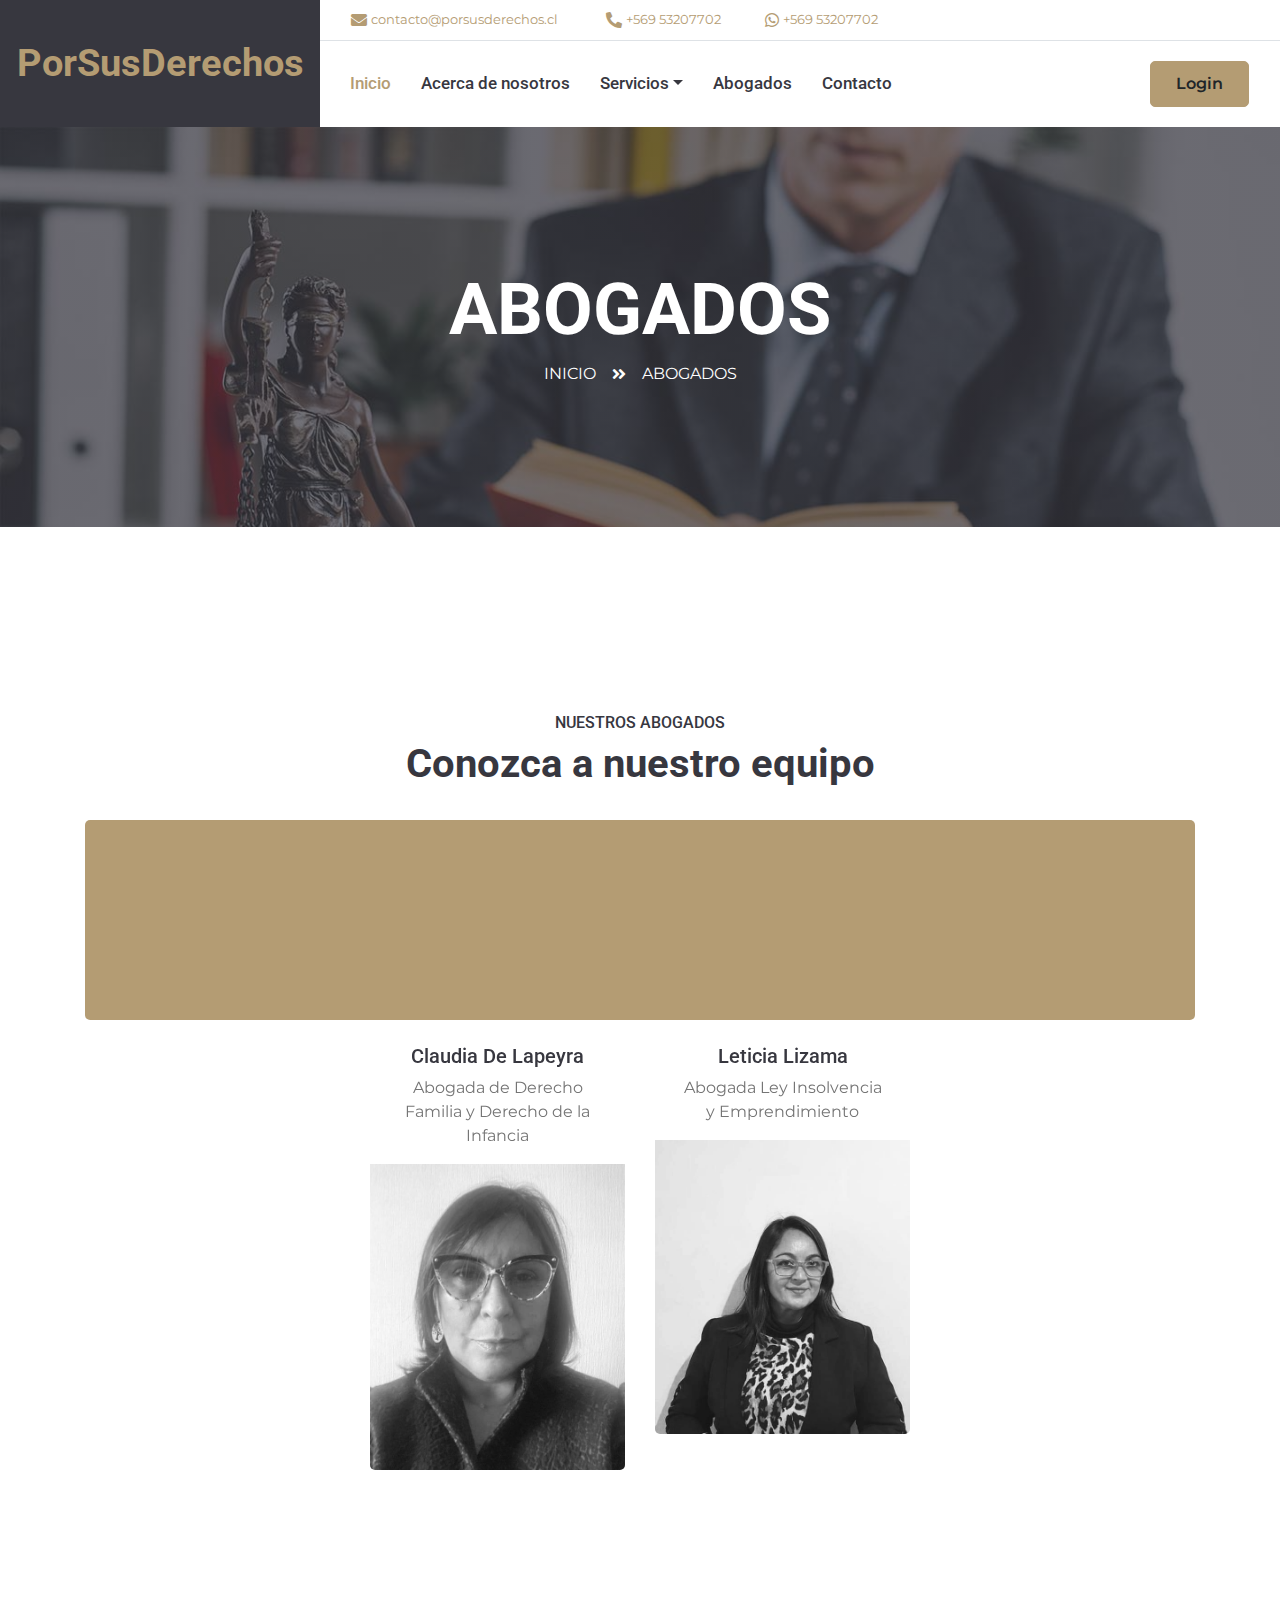
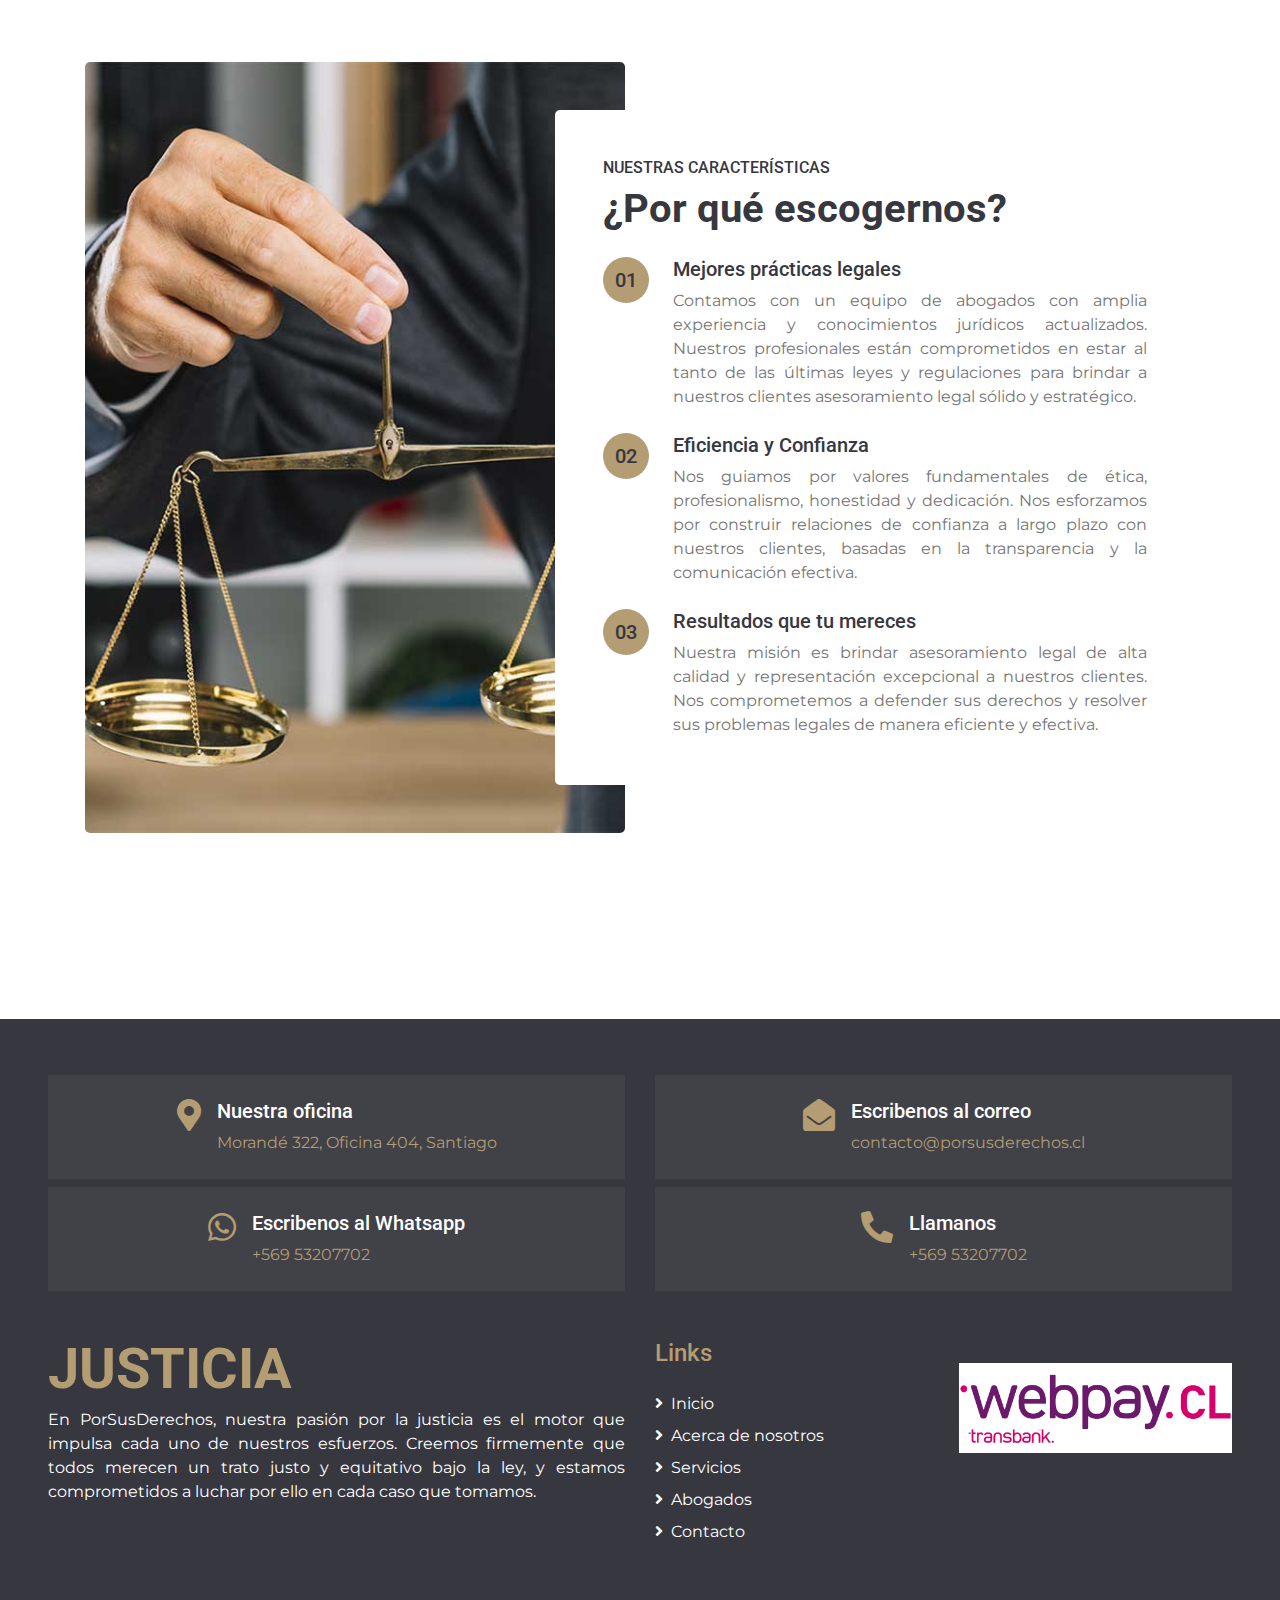
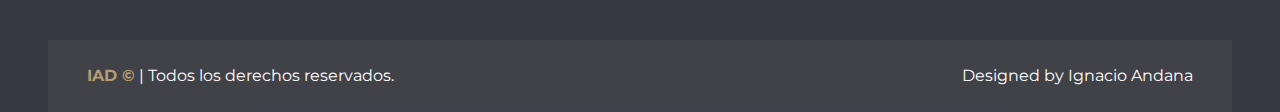
<file: team.html>
<!DOCTYPE html>
<html lang="en">

<head>
    <meta charset="utf-8">
    <title>PorSusDerechos</title>
    <link rel="icon" type="image/png" sizes="32x32" href="img/favicon-32x32.png">
    <meta content="width=device-width, initial-scale=1.0" name="viewport">
    <meta content="Free HTML Templates" name="keywords">
    <meta content="Free HTML Templates" name="description">

    <!-- Favicon -->
    <link rel="icon" type="image/png" sizes="32x32" href="img/favicon-32x32.png">

    <!-- Google Web Fonts -->
    <link rel="preconnect" href="https://fonts.gstatic.com">
    <link href="https://fonts.googleapis.com/css2?family=Montserrat:wght@400;600&family=Roboto:wght@300;500;700&display=swap" rel="stylesheet"> 

    <!-- Font Awesome -->
    <link href="https://cdnjs.cloudflare.com/ajax/libs/font-awesome/5.10.0/css/all.min.css" rel="stylesheet">

    <!-- Libraries Stylesheet -->
    <link href="lib/owlcarousel/assets/owl.carousel.min.css" rel="stylesheet">
    <link href="lib/tempusdominus/css/tempusdominus-bootstrap-4.min.css" rel="stylesheet" />

    <!-- Customized Bootstrap Stylesheet -->
    <link href="css/style.css" rel="stylesheet">
</head>

<!-- Google tag (gtag.js) -->
<script async src="https://www.googletagmanager.com/gtag/js?id=AW-968597756"></script>
<script>
  window.dataLayer = window.dataLayer || [];
  function gtag(){dataLayer.push(arguments);}
  gtag('js', new Date());

  gtag('config', 'AW-968597756');
</script>

<body>
    <!-- Header Start -->
    <div class="container-fluid">
        <div class="row">
            <div class="col-lg-3 bg-secondary d-none d-lg-block">
                <a href="#" class="navbar-brand w-100 h-100 m-0 p-0 d-flex align-items-center justify-content-center" style="font-size: 1vw">
                    <h1 class="m-0 display-4 text-primary" style="font-size: 3.0em; text-align: center;">PorSusDerechos</h1>
                </a>
            </div>
            <div class="col-lg-9">
                <div class="row bg-white border-bottom d-none d-lg-flex">
                    <div class="col-lg-12 text-left">
                        <div class="h-100 d-inline-flex align-items-center py-2 px-3 mr-3">
                            <i class="fa fa-envelope text-primary"></i>
                            <small>
                                <a class="m-1" href="mailto:contacto@porsusderechos.cl">contacto@porsusderechos.cl</a>
                            </small>
                        </div>
                        <div class="h-100 d-inline-flex align-items-center py-2 px-2 mr-3">
                            <i class="fa fa-phone-alt text-primary"></i>
                            <small>
                                <a class="m-1" href="tel:+56953207702"> +569 53207702</a>
                            </small>
                        </div>
                        <div class="h-100 d-inline-flex align-items-center py-2 px-2 mr-3">
                            <i class="fab fa-whatsapp text-primary m-1" aria-hidden="true"></i>
                            <small>
                                <a href="https://wa.me/+56953207702"> +569 53207702</a>
                            </small>
                        </div>
                    </div>
                    <!-- <div class="col-lg-5 text-right">
                        <div class="d-inline-flex align-items-center p-2">
                            <a class="btn btn-sm btn-outline-primary btn-sm-square mr-2" href="">
                                <i class="fab fa-facebook-f"></i>
                            </a>
                            <a class="btn btn-sm btn-outline-primary btn-sm-square mr-2" href="">
                                <i class="fab fa-twitter"></i>
                            </a>
                            <a class="btn btn-sm btn-outline-primary btn-sm-square mr-2" href="">
                                <i class="fab fa-linkedin-in"></i>
                            </a>
                            <a class="btn btn-sm btn-outline-primary btn-sm-square mr-2" href="">
                                <i class="fab fa-instagram"></i>
                            </a>
                            <a class="btn btn-sm btn-outline-primary btn-sm-square mr-2" href="">
                                <i class="fab fa-youtube"></i>
                            </a>
                        </div>
                    </div> -->
                </div>
                <nav class="navbar navbar-expand-lg bg-white navbar-light p-0">
                    <a href="index.html" class="navbar-brand d-block d-lg-none">
                        <h1 class="m-0 display-4 text-primary">PorSusDerechos</h1>
                    </a>
                    <button type="button" class="navbar-toggler" data-toggle="collapse" data-target="#navbarCollapse">
                        <span class="navbar-toggler-icon"></span>
                    </button>
                    <div class="collapse navbar-collapse justify-content-between" id="navbarCollapse">
                        <div class="navbar-nav mr-auto py-0">
                            <a href="index.html" class="nav-item nav-link active">Inicio</a>
                            <a href="about.html" class="nav-item nav-link">Acerca de nosotros</a>
                            <div class="nav-item dropdown">
                                <a href="service.html" class="nav-link dropdown-toggle" data-toggle="dropdown">Servicios</a>
                                <div class="dropdown-menu rounded-0 m-0">
                                    <a href="#" class="dropdown-item">Derecho Civil</a>
                                    <a href="#" class="dropdown-item">Derecho Familia</a>
                                    <a href="#" class="dropdown-item">Derecho Laboral</a>
                                    <a href="#" class="dropdown-item">Derecho Penal</a>
                                </div>
                            </div>
                            <a href="team.html" class="nav-item nav-link">Abogados</a>
<!--                        <div class="nav-item dropdown">
                                <a href="#" class="nav-link dropdown-toggle" data-toggle="dropdown">Dropdown</a>
                                <div class="dropdown-menu rounded-0 m-0">
                                    <a href="#" class="dropdown-item">Menu Item 1</a>
                                    <a href="#" class="dropdown-item">Menu Item 2</a>
                                    <a href="#" class="dropdown-item">Menu Item 3</a>
                                </div>
                            </div> -->
                            <a href="contact.html" class="nav-item nav-link">Contacto</a>
                        </div>
                        <a href="#" class="btn btn-primary mr-3 d-none d-lg-block">Login</a>
                    </div>
                </nav>
            </div>
        </div>
    </div>
    <!-- Header End -->

    <!-- Page Header Start -->
    <div class="container-fluid bg-page-header" style="margin-bottom: 90px;">
        <div class="container">
            <div class="d-flex flex-column align-items-center justify-content-center" style="min-height: 400px">
                <h3 class="display-3 text-white">ABOGADOS</h3>
                <div class="d-inline-flex text-white">
                    <p class="m-0"><a class="text-white" href="">INICIO</a></p>
                    <i class="fa fa-angle-double-right pt-1 px-3"></i>
                    <p class="m-0">ABOGADOS</p>
                </div>
            </div>
        </div>
    </div>
    <!-- Page Header End -->



    <!-- Team Start -->
    <div class="container-fluid py-5">
        <div class="container py-5">
            <div class="text-center pb-2">
                <h6>NUESTROS ABOGADOS</h6>
                <h1 class="mb-4">Conozca a nuestro equipo</h1>
            </div>
            <div class="row">
                <div class="col-12">
                    <div class="bg-primary rounded" style="height: 200px;"></div>
                    <div id="team-carousel" class="carousel slide" data-ride="carousel">
                        <div class="carousel-inner">
                            <div class="carousel-item active">
                                <div class="row justify-content-center">
                                    <div class="col-md-3">
                                        <div class="team-item text-center bg-white rounded overflow-hidden pt-4">
                                            <h5 class="mb-2 px-4">Claudia De Lapeyra</h5>
                                            <p class="mb-3 px-4">Abogada de Derecho Familia y Derecho de la Infancia</p>
                                            <div class="team-img position-relative">
                                                <img class="img-fluid" src="img/Claudia.png" alt="">
                                                <div class="team-social">
                                                    <a class="btn btn-outline-light btn-square mx-1" href="https://www.linkedin.com/in/claudia-de-lapeyra-a5556431/"><i class="fab fa-linkedin-in"></i></a>
                                                </div>
                                            </div>
                                        </div>
                                    </div>
                                    <div class="col-md-3">
                                        <div class="team-item text-center bg-white rounded overflow-hidden pt-4">
                                            <h5 class="mb-2 px-4">Leticia Lizama</h5>
                                            <p class="mb-3 px-4">Abogada Ley Insolvencia y Emprendimiento</p>
                                            <div class="team-img position-relative">
                                                <img class="img-fluid" src="img/Leticia.png" alt="">
                                                <div class="team-social">
                                                    <a class="btn btn-outline-light btn-square mx-1" href="https://www.linkedin.com/in/leticia-lizama-bruna-384113116/?originalSubdomain=cl"><i class="fab fa-linkedin-in"></i></a>
                                                </div>
                                            </div>
                                        </div>
                                    </div>
                                </div>
                            </div>
                            <!-- Agrega más elementos dentro de carousel-item según sea necesario -->
                        </div>
                    </div>
                    <a class="carousel-control-prev" href="#team-carousel" role="button" data-slide="prev">
                        <span class="carousel-control-prev-icon" aria-hidden="true"></span>
                        <span class="sr-only">Anterior</span>
                    </a>
                    <a class="carousel-control-next" href="#team-carousel" role="button" data-slide="next">
                        <span class="carousel-control-next-icon" aria-hidden="true"></span>
                        <span class="sr-only">Siguiente</span>
                    </a>
                </div>
            </div>
        </div>
    </div>
    <!-- Team End -->


    <!-- Appointment Start -->
    <!-- <div class="container-fluid py-5">
        <div class="container py-5">
            <div class="bg-appointment rounded">
                <div class="row h-100 align-items-center justify-content-center">
                    <div class="col-lg-6 py-5">
                        <div class="rounded p-5 my-5" style="background: rgba(55, 55, 63, .7);">
                            <h1 class="text-center text-white mb-4">Concertar una cita</h1>
                            <form>
                                <div class="form-group">
                                    <input type="text" class="form-control border-0 p-4" placeholder="Nombre completo" required="required" />
                                </div>
                                <div class="form-group">
                                    <input type="email" class="form-control border-0 p-4" placeholder="Correo" required="required" />
                                </div>
                                <div class="form-row">
                                    <div class="col-6">
                                        <div class="form-group">
                                            <div class="date" id="date" data-target-input="nearest">
                                                <input type="text" class="form-control border-0 p-4 datetimepicker-input" placeholder="Seleccione fecha" data-target="#date" data-toggle="datetimepicker"/>
                                            </div>
                                        </div>
                                    </div>
                                    <div class="col-6">
                                        <div class="form-group">
                                            <div class="time" id="time" data-target-input="nearest">
                                                <input type="text" class="form-control border-0 p-4 datetimepicker-input" placeholder="Seleccione hora" data-target="#time" data-toggle="datetimepicker"/>
                                            </div>
                                        </div>
                                    </div>
                                </div>
                                <div class="form-group">
                                    <select class="custom-select border-0 px-4" style="height: 47px;">
                                        <option selected>Seleccione un servicio</option>
                                        <option value="1">Civil</option>
                                        <option value="2">Familia</option>
                                        <option value="3">Laboral</option>
                                        <option value="4">Penal</option>
                                    </select>
                                </div>
                                <div>
                                    <button class="btn btn-primary btn-block border-0 py-3" type="submit">Agendar</button>
                                </div>
                            </form>
                        </div>
                    </div>
                </div>
            </div>
        </div>
    </div> -->
    <!-- Appointment End -->



    <!-- Features Start -->
    <div class="container-fluid py-5">
        <div class="container py-5">
            <div class="row">
                <div class="col-lg-6" style="min-height: 500px;">
                    <div class="position-relative h-100 rounded overflow-hidden">
                        <img class="position-absolute w-100 h-100" src="img/feature.jpg" style="object-fit: cover;">
                    </div>
                </div>
                <div class="col-lg-6 pt-5 pb-lg-5">
                    <div class="feature-text bg-white rounded p-lg-5">
                        <h6>NUESTRAS CARACTERÍSTICAS</h6>
                        <h1 class="mb-4">¿Por qué escogernos?</h1>
                        <div class="d-flex mb-4">
                            <div class="btn-primary btn-lg-square px-3" style="border-radius: 50px;">
                                <h5 class="text-secondary m-0">01</h5>
                            </div>
                            <div class="ml-4">
                                <h5>Mejores prácticas legales</h5>
                                <p class="m-0" style="text-align: justify;">Contamos con un equipo de abogados con amplia experiencia y conocimientos jurídicos actualizados. Nuestros profesionales están comprometidos en estar al tanto de las últimas leyes y regulaciones para brindar a nuestros clientes asesoramiento legal sólido y estratégico.</p>
                            </div>
                        </div>
                        <div class="d-flex mb-4">
                            <div class="btn-primary btn-lg-square px-3" style="border-radius: 50px;">
                                <h5 class="text-secondary m-0">02</h5>
                            </div>
                            <div class="ml-4">
                                <h5>Eficiencia y Confianza</h5>
                                <p class="m-0" style="text-align: justify;">Nos guiamos por valores fundamentales de ética, profesionalismo, honestidad y dedicación. Nos esforzamos por construir relaciones de confianza a largo plazo con nuestros clientes, basadas en la transparencia y la comunicación efectiva.</p>
                            </div>
                        </div>
                        <div class="d-flex">
                            <div class="btn-primary btn-lg-square px-3" style="border-radius: 50px;">
                                <h5 class="text-secondary m-0">03</h5>
                            </div>
                            <div class="ml-4">
                                <h5>Resultados que tu mereces</h5>
                                <p class="m-0" style="text-align: justify;">Nuestra misión es brindar asesoramiento legal de alta calidad y representación excepcional a nuestros clientes. Nos comprometemos a defender sus derechos y resolver sus problemas legales de manera eficiente y efectiva.</p>
                            </div>
                        </div>
                    </div>
                </div>
            </div>
        </div>
    </div>
    <!-- Features End -->


    <!-- Footer Start -->
    <div class="container-fluid bg-secondary text-white pt-5 px-sm-3 px-md-5" style="margin-top: 90px;">
        <div class="row pt-2">
            <div class="col-lg-6">
                <div class="d-flex justify-content-lg-center p-4" style="background: rgba(256, 256, 256, .05);">
                    <i class="fa fa-2x fa-map-marker-alt text-primary"></i>
                    <div class="ml-3">
                        <h5 class="text-white">Nuestra oficina</h5>
                        <a href="https://goo.gl/maps/CAoj3DVdrfHroxdV6">Morandé 322, Oficina 404, Santiago</a>
                    </div>
                </div>
            </div>
            <div class="col-lg-6">
                <div class="d-flex justify-content-lg-center p-4" style="background: rgba(256, 256, 256, .05);">
                    <i class="fa fa-2x fa-envelope-open text-primary"></i>
                    <div class="ml-3">
                        <h5 class="text-white ajuste-footer">Escribenos al correo</h5>
                        <a class="m-0" href="mailto:contacto@porsusderechos.cl">contacto@porsusderechos.cl</a>
                        <!-- <p class="m-0" href="mailto:cdelapeyra@porsusderechos.cl">cdelapeyra@porsusderechos.cl</p> -->
                    </div>
                </div>
            </div>
        </div>
        <div class="row pt-2">
            <div class="col-lg-6">
                <div class="d-flex justify-content-lg-center p-4" style="background: rgba(256, 256, 256, .05);">
                    <i class="fab fa-2x fa-whatsapp text-primary" aria-hidden="true"></i>
                    <div class="ml-3">
                        <h5 class="text-white">Escribenos al Whatsapp</h5>
                        <a href="https://wa.me/+56953207702">+569 53207702</a>
                        <!-- <p class="m-0">+569 53207702</p> -->
                    </div>
                </div>
            </div>
            <div class="col-lg-6">
                <div class="d-flex justify-content-lg-center p-4" style="background: rgba(256, 256, 256, .05);">
                    <i class="fa fa-2x fa-phone-alt text-primary"></i>
                    <div class="ml-3">
                        <h5 class="text-white">Llamanos</h5>
                        <a href="tel:+56953207702"class="m-0">+569 53207702</a>
                        <!-- <p class="m-0">+569 53207702</p> -->
                    </div>
                </div>
            </div>
        </div>
        <div class="row pt-5">
            <div class="col-lg-6 col-md-6 mb-5">
                <a href="index.html" class="navbar-brand">
                    <h1 class="m-0 mt-n2 display-4 text-primary">JUSTICIA</h1>
                </a>
                <p style="text-align: justify;">En PorSusDerechos, nuestra pasión por la justicia es el motor que impulsa cada uno de nuestros esfuerzos. Creemos firmemente que todos merecen un trato justo y equitativo bajo la ley, y estamos comprometidos a luchar por ello en cada caso que tomamos.</p>
                <!-- <div class="d-flex justify-content-start mt-4">
                    <a class="btn btn-lg btn-outline-light btn-lg-square mr-2" href="#"><i class="fab fa-twitter"></i></a>
                    <a class="btn btn-lg btn-outline-light btn-lg-square mr-2" href="#"><i class="fab fa-facebook-f"></i></a>
                    <a class="btn btn-lg btn-outline-light btn-lg-square mr-2" href="#"><i class="fab fa-linkedin-in"></i></a>
                    <a class="btn btn-lg btn-outline-light btn-lg-square" href="#"><i class="fab fa-instagram"></i></a>
                </div> -->
            </div>
            <div class="col-lg-3 col-md-6 mb-5">
                <h4 class="font-weight-semi-bold text-primary mb-4">Links</h4>
                <div class="d-flex flex-column justify-content-start">
                    <a class="text-white mb-2" href="index.html"><i class="fa fa-angle-right mr-2"></i>Inicio</a>
                    <a class="text-white mb-2" href="about.html"><i class="fa fa-angle-right mr-2"></i>Acerca de nosotros</a>
                    <a class="text-white mb-2" href="service.html"><i class="fa fa-angle-right mr-2"></i>Servicios</a>
                    <a class="text-white mb-2" href="team.html"><i class="fa fa-angle-right mr-2"></i>Abogados</a>
                    <a class="text-white" href="contact.html"><i class="fa fa-angle-right mr-2"></i>Contacto</a>
                </div>
            </div>
            <div class="col-lg-3 col-md-6 mb-5">
                <h4 class="font-weight-semi-bold text-primary mb-4"></h4>
                <div class="d-flex flex-column justify-content-start">
                    <div class="team-img position-relative">
                        <a href="https://www.webpay.cl/company/30719">
                            <img class="img-fluid" src="img/webpaycl_logo.png" alt="logo webpay" href="https://www.webpay.cl/company/30719">
                        </a>
                    </div>
                </div>
            </div>
            <!-- <div class="col-lg-3 col-md-6 mb-5">
                <h4 class="font-weight-semi-bold text-primary mb-4">Noticias</h4>
                <p>Rebum labore lorem dolores kasd est, et ipsum amet et at kasd, ipsum sea tempor magna tempor. Accu kasd sed ea duo ipsum.</p>
                <div class="w-100">
                    <div class="input-group">
                        <input type="text" class="form-control border-0" style="padding: 25px;" placeholder="Your Email">
                        <div class="input-group-append">
                            <button class="btn btn-primary px-4">Sign Up</button>
                        </div>
                    </div>
                </div>
            </div> -->
        </div>
        <div class="row p-4 mt-5 mx-0" style="background: rgba(256, 256, 256, .05);">
            <div class="col-md-6 text-center text-md-left mb-3 mb-md-0">
                <p class="m-0 text-white"><a class="font-weight-bold">IAD ©</a> | Todos los derechos reservados.</p>
            </div>
            <div class="col-md-6 text-center text-md-right">
                <p class="m-0 text-white">Designed by Ignacio Andana<a class="font-weight-bold"></a></p>
            </div>
        </div>
    </div>
    <!-- Footer End -->


    <!-- Back to Top -->
    <a href="#" class="btn btn-primary px-3 back-to-top"><i class="fa fa-angle-double-up"></i></a>


    <!-- JavaScript Libraries -->
    <script src="https://code.jquery.com/jquery-3.4.1.min.js"></script>
    <script src="https://stackpath.bootstrapcdn.com/bootstrap/4.4.1/js/bootstrap.bundle.min.js"></script>
    <script src="lib/easing/easing.min.js"></script>
    <script src="lib/waypoints/waypoints.min.js"></script>
    <script src="lib/owlcarousel/owl.carousel.min.js"></script>
    <script src="lib/tempusdominus/js/moment.min.js"></script>
    <script src="lib/tempusdominus/js/moment-timezone.min.js"></script>
    <script src="lib/tempusdominus/js/tempusdominus-bootstrap-4.min.js"></script>

    <!-- Template Javascript -->
    <script src="js/main.js"></script>
</body>

</html>
</file>
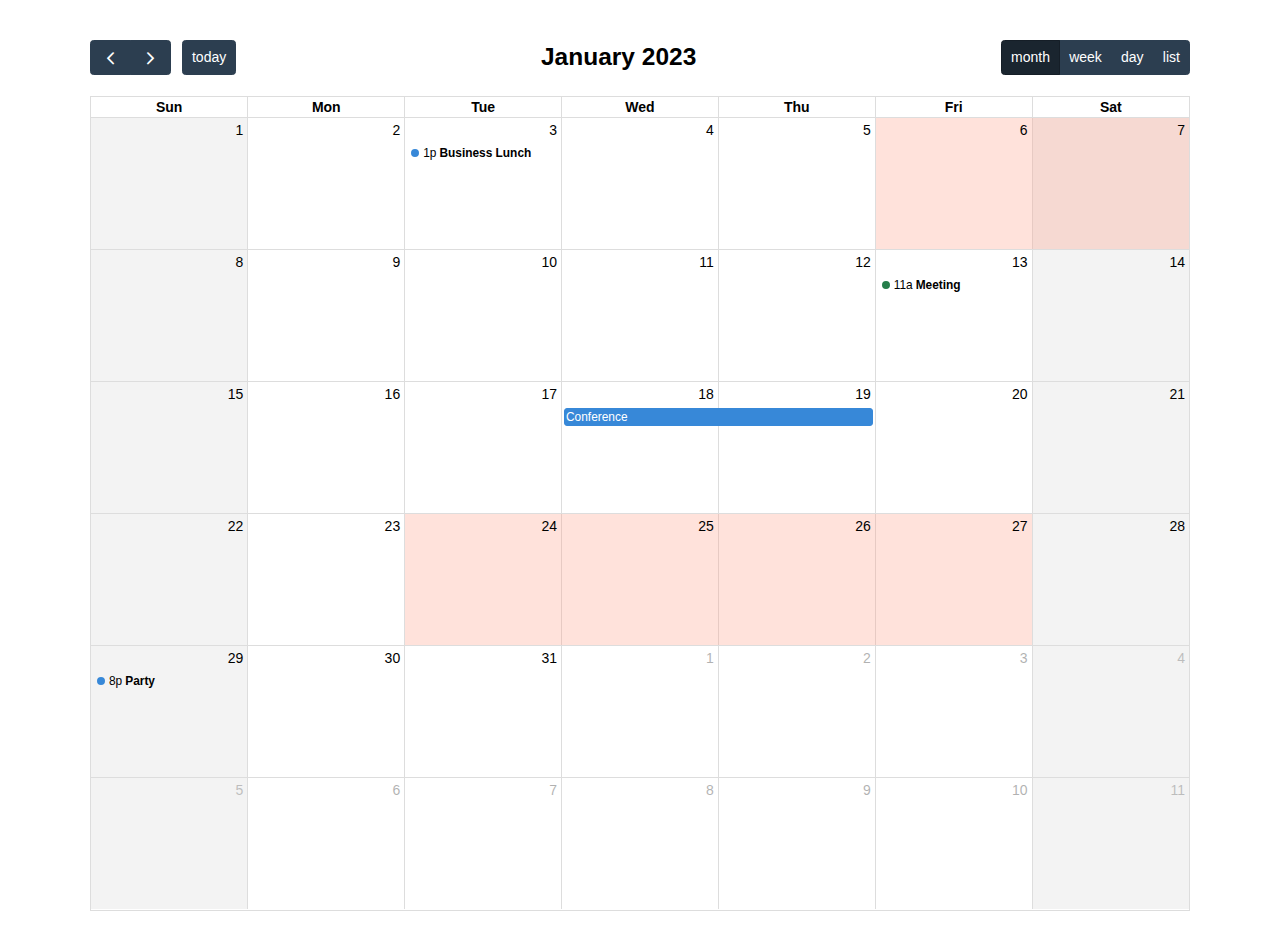
<file: fullcalendar-6.1.17/fullcalendar-6.1.17/examples/background-events.html>
<!DOCTYPE html>
<html>
<head>
<meta charset='utf-8' />
<script src='../dist/index.global.js'></script>
<script>

  document.addEventListener('DOMContentLoaded', function() {
    var calendarEl = document.getElementById('calendar');

    var calendar = new FullCalendar.Calendar(calendarEl, {
      headerToolbar: {
        left: 'prev,next today',
        center: 'title',
        right: 'dayGridMonth,timeGridWeek,timeGridDay,listMonth'
      },
      initialDate: '2023-01-12',
      navLinks: true, // can click day/week names to navigate views
      businessHours: true, // display business hours
      editable: true,
      selectable: true,
      events: [
        {
          title: 'Business Lunch',
          start: '2023-01-03T13:00:00',
          constraint: 'businessHours'
        },
        {
          title: 'Meeting',
          start: '2023-01-13T11:00:00',
          constraint: 'availableForMeeting', // defined below
          color: '#257e4a'
        },
        {
          title: 'Conference',
          start: '2023-01-18',
          end: '2023-01-20'
        },
        {
          title: 'Party',
          start: '2023-01-29T20:00:00'
        },

        // areas where "Meeting" must be dropped
        {
          groupId: 'availableForMeeting',
          start: '2023-01-11T10:00:00',
          end: '2023-01-11T16:00:00',
          display: 'background'
        },
        {
          groupId: 'availableForMeeting',
          start: '2023-01-13T10:00:00',
          end: '2023-01-13T16:00:00',
          display: 'background'
        },

        // red areas where no events can be dropped
        {
          start: '2023-01-24',
          end: '2023-01-28',
          overlap: false,
          display: 'background',
          color: '#ff9f89'
        },
        {
          start: '2023-01-06',
          end: '2023-01-08',
          overlap: false,
          display: 'background',
          color: '#ff9f89'
        }
      ]
    });

    calendar.render();
  });

</script>
<style>

  body {
    margin: 40px 10px;
    padding: 0;
    font-family: Arial, Helvetica Neue, Helvetica, sans-serif;
    font-size: 14px;
  }

  #calendar {
    max-width: 1100px;
    margin: 0 auto;
  }

</style>
</head>
<body>

  <div id='calendar'></div>

</body>
</html>
</file>
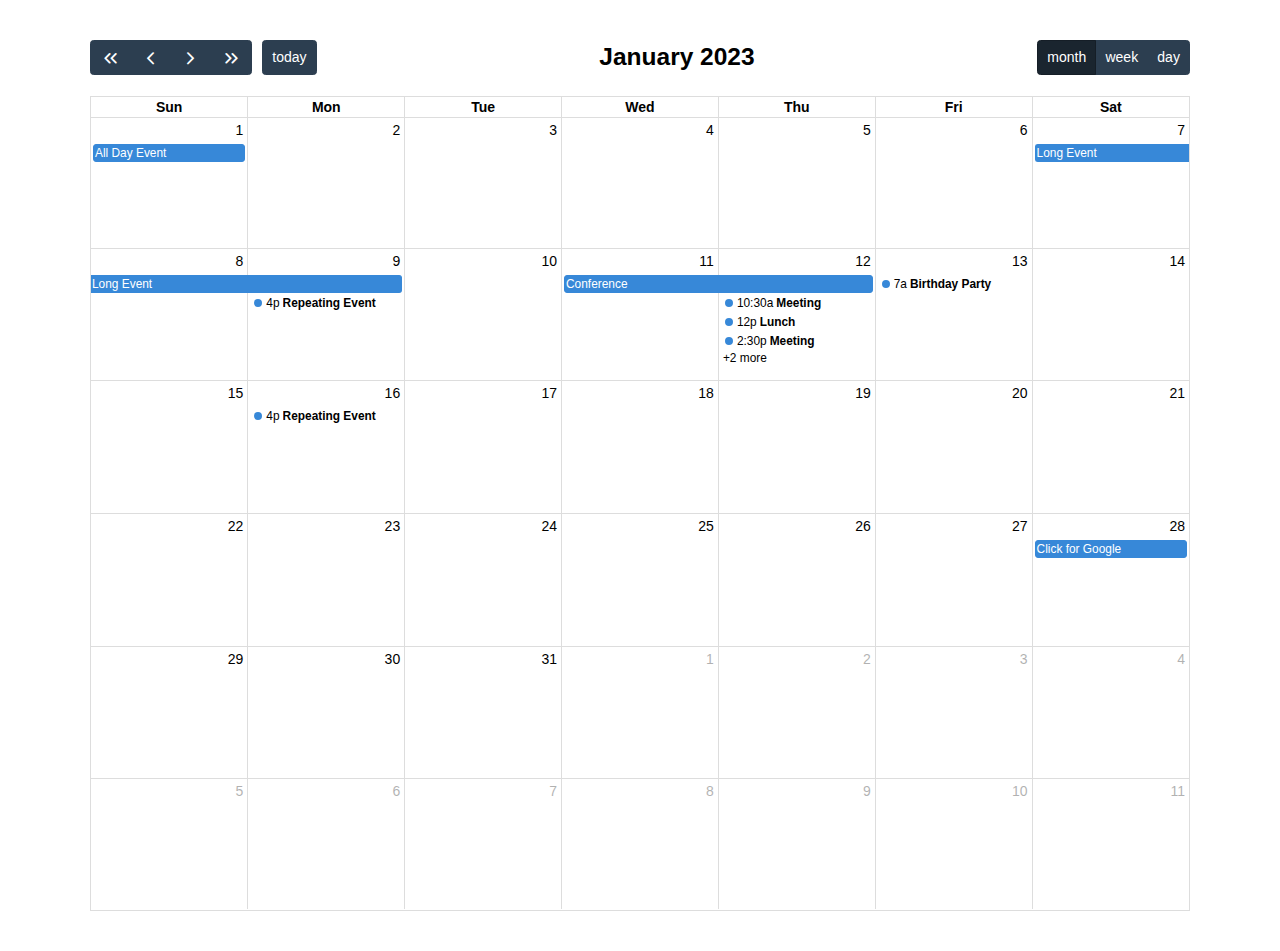
<file: fullcalendar-6.1.17/fullcalendar-6.1.17/examples/daygrid-views.html>
<!DOCTYPE html>
<html>
<head>
<meta charset='utf-8' />
<script src='../dist/index.global.js'></script>
<script>

  document.addEventListener('DOMContentLoaded', function() {
    var calendarEl = document.getElementById('calendar');

    var calendar = new FullCalendar.Calendar(calendarEl, {
      headerToolbar: {
        left: 'prevYear,prev,next,nextYear today',
        center: 'title',
        right: 'dayGridMonth,dayGridWeek,dayGridDay'
      },
      initialDate: '2023-01-12',
      navLinks: true, // can click day/week names to navigate views
      editable: true,
      dayMaxEvents: true, // allow "more" link when too many events
      events: [
        {
          title: 'All Day Event',
          start: '2023-01-01'
        },
        {
          title: 'Long Event',
          start: '2023-01-07',
          end: '2023-01-10'
        },
        {
          groupId: 999,
          title: 'Repeating Event',
          start: '2023-01-09T16:00:00'
        },
        {
          groupId: 999,
          title: 'Repeating Event',
          start: '2023-01-16T16:00:00'
        },
        {
          title: 'Conference',
          start: '2023-01-11',
          end: '2023-01-13'
        },
        {
          title: 'Meeting',
          start: '2023-01-12T10:30:00',
          end: '2023-01-12T12:30:00'
        },
        {
          title: 'Lunch',
          start: '2023-01-12T12:00:00'
        },
        {
          title: 'Meeting',
          start: '2023-01-12T14:30:00'
        },
        {
          title: 'Happy Hour',
          start: '2023-01-12T17:30:00'
        },
        {
          title: 'Dinner',
          start: '2023-01-12T20:00:00'
        },
        {
          title: 'Birthday Party',
          start: '2023-01-13T07:00:00'
        },
        {
          title: 'Click for Google',
          url: 'http://google.com/',
          start: '2023-01-28'
        }
      ]
    });

    calendar.render();
  });

</script>
<style>

  body {
    margin: 40px 10px;
    padding: 0;
    font-family: Arial, Helvetica Neue, Helvetica, sans-serif;
    font-size: 14px;
  }

  #calendar {
    max-width: 1100px;
    margin: 0 auto;
  }

</style>
</head>
<body>

  <div id='calendar'></div>

</body>
</html>
</file>
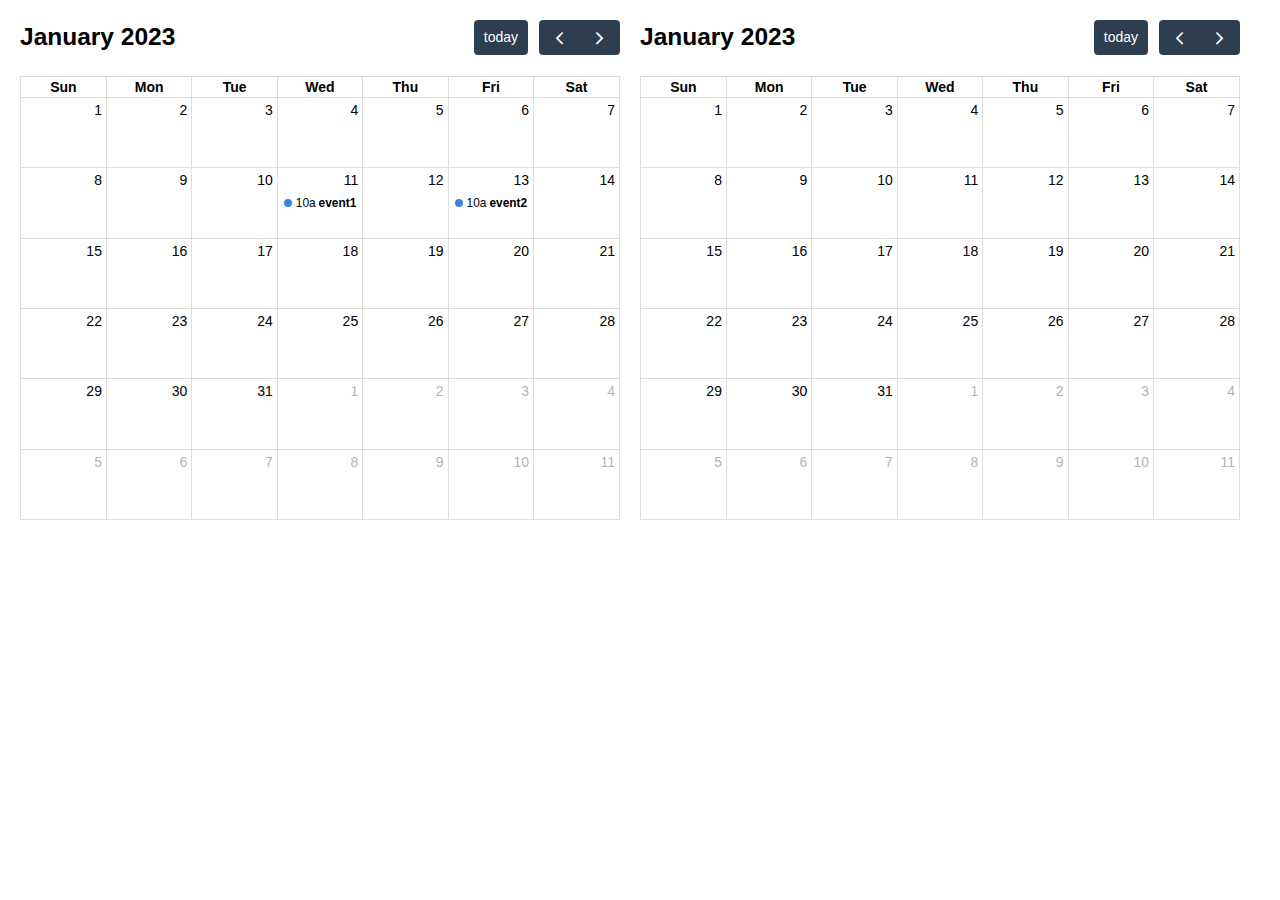
<file: fullcalendar-6.1.17/fullcalendar-6.1.17/examples/external-dragging-2cals.html>
<!DOCTYPE html>
<html>
<head>
<meta charset='utf-8' />
<script src='../dist/index.global.js'></script>
<script>

  document.addEventListener('DOMContentLoaded', function() {
    var srcCalendarEl = document.getElementById('source-calendar');
    var destCalendarEl = document.getElementById('destination-calendar');

    var srcCalendar = new FullCalendar.Calendar(srcCalendarEl, {
      editable: true,
      initialDate: '2023-01-12',
      events: [
        {
          title: 'event1',
          start: '2023-01-11T10:00:00',
          end: '2023-01-11T16:00:00'
        },
        {
          title: 'event2',
          start: '2023-01-13T10:00:00',
          end: '2023-01-13T16:00:00'
        }
      ],
      eventLeave: function(info) {
        console.log('event left!', info.event);
      }
    });

    var destCalendar = new FullCalendar.Calendar(destCalendarEl, {
      initialDate: '2023-01-12',
      editable: true,
      droppable: true, // will let it receive events!
      eventReceive: function(info) {
        console.log('event received!', info.event);
      }
    });

    srcCalendar.render();
    destCalendar.render();
  });

</script>
<style>

  body {
    margin: 20px 0 0 20px;
    font-size: 14px;
    font-family: Arial, Helvetica Neue, Helvetica, sans-serif;
  }

  #source-calendar,
  #destination-calendar {
    float: left;
    width: 600px;
    margin: 0 20px 20px 0;
  }

</style>
</head>
<body>

  <div id='source-calendar'></div>
  <div id='destination-calendar'></div>

</body>
</html>
</file>
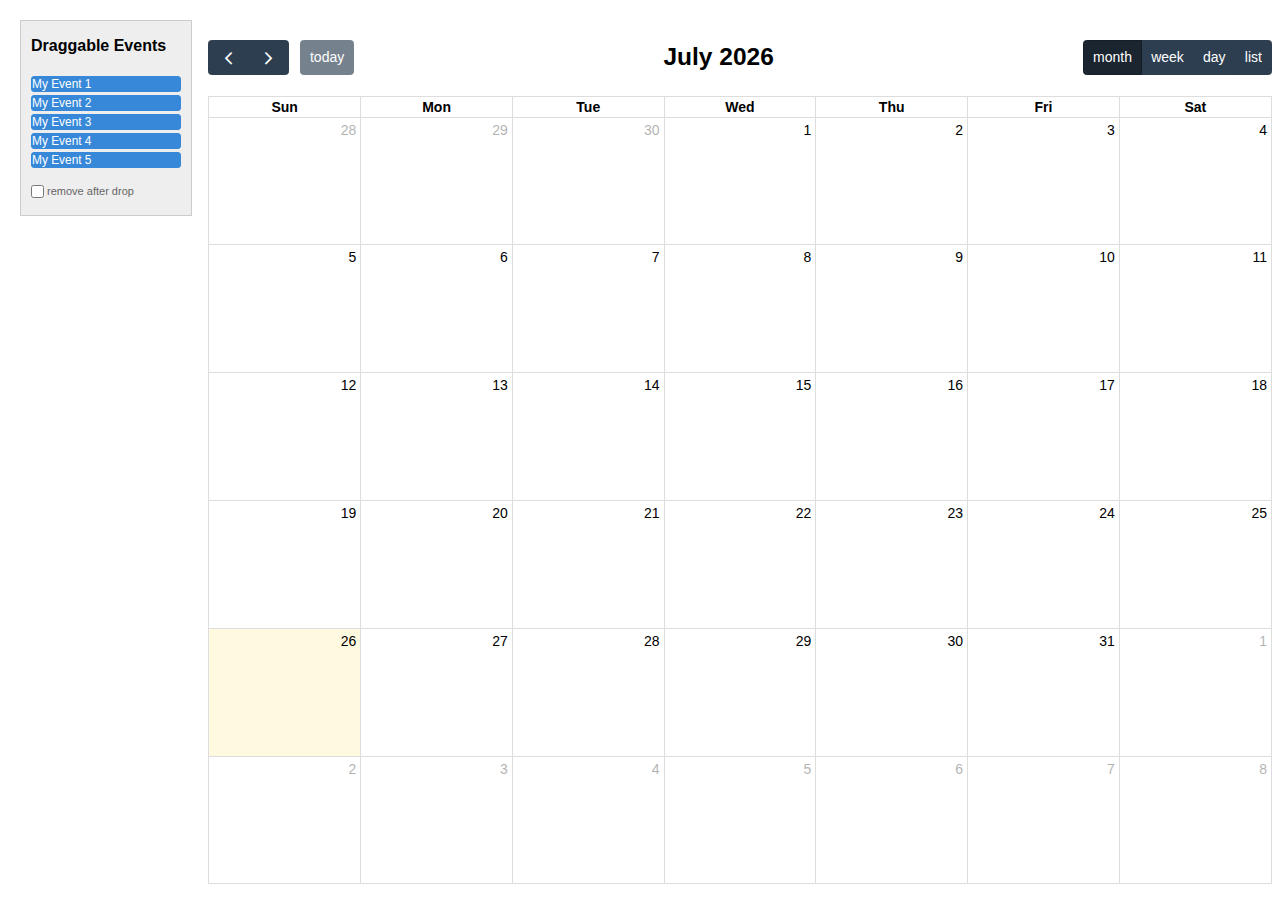
<file: fullcalendar-6.1.17/fullcalendar-6.1.17/examples/external-dragging-builtin.html>
<!DOCTYPE html>
<html>
<head>
<meta charset='utf-8' />
<script src='../dist/index.global.js'></script>
<script>

  document.addEventListener('DOMContentLoaded', function() {

    /* initialize the external events
    -----------------------------------------------------------------*/

    var containerEl = document.getElementById('external-events-list');
    new FullCalendar.Draggable(containerEl, {
      itemSelector: '.fc-event',
      eventData: function(eventEl) {
        return {
          title: eventEl.innerText.trim()
        }
      }
    });

    //// the individual way to do it
    // var containerEl = document.getElementById('external-events-list');
    // var eventEls = Array.prototype.slice.call(
    //   containerEl.querySelectorAll('.fc-event')
    // );
    // eventEls.forEach(function(eventEl) {
    //   new FullCalendar.Draggable(eventEl, {
    //     eventData: {
    //       title: eventEl.innerText.trim(),
    //     }
    //   });
    // });

    /* initialize the calendar
    -----------------------------------------------------------------*/

    var calendarEl = document.getElementById('calendar');
    var calendar = new FullCalendar.Calendar(calendarEl, {
      headerToolbar: {
        left: 'prev,next today',
        center: 'title',
        right: 'dayGridMonth,timeGridWeek,timeGridDay,listWeek'
      },
      editable: true,
      droppable: true, // this allows things to be dropped onto the calendar
      drop: function(arg) {
        // is the "remove after drop" checkbox checked?
        if (document.getElementById('drop-remove').checked) {
          // if so, remove the element from the "Draggable Events" list
          arg.draggedEl.parentNode.removeChild(arg.draggedEl);
        }
      }
    });
    calendar.render();

  });

</script>
<style>

  body {
    margin-top: 40px;
    font-size: 14px;
    font-family: Arial, Helvetica Neue, Helvetica, sans-serif;
  }

  #external-events {
    position: fixed;
    left: 20px;
    top: 20px;
    width: 150px;
    padding: 0 10px;
    border: 1px solid #ccc;
    background: #eee;
    text-align: left;
  }

  #external-events h4 {
    font-size: 16px;
    margin-top: 0;
    padding-top: 1em;
  }

  #external-events .fc-event {
    margin: 3px 0;
    cursor: move;
  }

  #external-events p {
    margin: 1.5em 0;
    font-size: 11px;
    color: #666;
  }

  #external-events p input {
    margin: 0;
    vertical-align: middle;
  }

  #calendar-wrap {
    margin-left: 200px;
  }

  #calendar {
    max-width: 1100px;
    margin: 0 auto;
  }

</style>
</head>
<body>
  <div id='wrap'>

    <div id='external-events'>
      <h4>Draggable Events</h4>

      <div id='external-events-list'>
        <div class='fc-event fc-h-event fc-daygrid-event fc-daygrid-block-event'>
          <div class='fc-event-main'>My Event 1</div>
        </div>
        <div class='fc-event fc-h-event fc-daygrid-event fc-daygrid-block-event'>
          <div class='fc-event-main'>My Event 2</div>
        </div>
        <div class='fc-event fc-h-event fc-daygrid-event fc-daygrid-block-event'>
          <div class='fc-event-main'>My Event 3</div>
        </div>
        <div class='fc-event fc-h-event fc-daygrid-event fc-daygrid-block-event'>
          <div class='fc-event-main'>My Event 4</div>
        </div>
        <div class='fc-event fc-h-event fc-daygrid-event fc-daygrid-block-event'>
          <div class='fc-event-main'>My Event 5</div>
        </div>
      </div>

      <p>
        <input type='checkbox' id='drop-remove' />
        <label for='drop-remove'>remove after drop</label>
      </p>
    </div>

    <div id='calendar-wrap'>
      <div id='calendar'></div>
    </div>

  </div>
</body>
</html>
</file>
<file: css/style.css>
/******* Bootstrap Theming ********/
/*!
 * Bootstrap v4.5.3 (https://getbootstrap.com/)
 * Copyright 2011-2020 The Bootstrap Authors
 * Copyright 2011-2020 Twitter, Inc.
 * Licensed under MIT (https://github.com/twbs/bootstrap/blob/main/LICENSE)
 */
/* 
 @media screen and (max-width: 64em) {
  .titulo-logo {
      font-size: 2.5em;
    }
  }
  
  @media screen and (max-width: 50em) {
  .titulo-logo {
      font-size: 2em;
    }
  }
  
  @media screen and (max-width: 30em){
  .titulo-logo  {
      font-size: 1.5em;
    }
  } */

:root {
  --blue: #007bff;
  --indigo: #6610f2;
  --purple: #6f42c1;
  --pink: #e83e8c;
  --red: #dc3545;
  --orange: #fd7e14;
  --yellow: #ffc107;
  --green: #28a745;
  --teal: #20c997;
  --cyan: #17a2b8;
  --white: #fff;
  --gray: #6c757d;
  --gray-dark: #343a40;
  --primary: #B49C73;
  --secondary: #37373F;
  --success: #28a745;
  --info: #17a2b8;
  --warning: #ffc107;
  --danger: #dc3545;
  --light: #f8f9fa;
  --dark: #343a40;
  --breakpoint-xs: 0;
  --breakpoint-sm: 576px;
  --breakpoint-md: 768px;
  --breakpoint-lg: 992px;
  --breakpoint-xl: 1200px;
  --font-family-sans-serif: "Montserrat", sans-serif;
  --font-family-monospace: SFMono-Regular, Menlo, Monaco, Consolas, "Liberation Mono", "Courier New", monospace;
}

*,
*::before,
*::after {
  box-sizing: border-box;
}

html {
  font-family: sans-serif;
  line-height: 1.15;
  -webkit-text-size-adjust: 100%;
  -webkit-tap-highlight-color: rgba(0, 0, 0, 0);
}

article, aside, figcaption, figure, footer, header, hgroup, main, nav, section {
  display: block;
}

body {
  margin: 0;
  font-family: "Montserrat", sans-serif;
  font-size: 1rem;
  font-weight: 400;
  line-height: 1.5;
  color: #757575;
  text-align: left;
  background-color: #fff;
}

[tabindex="-1"]:focus:not(:focus-visible) {
  outline: 0 !important;
}

hr {
  box-sizing: content-box;
  height: 0;
  overflow: visible;
}

h1, h2, h3, h4, h5, h6 {
  margin-top: 0;
  margin-bottom: 0.5rem;
}

p {
  margin-top: 0;
  margin-bottom: 1rem;
}

abbr[title],
abbr[data-original-title] {
  text-decoration: underline;
  text-decoration: underline dotted;
  cursor: help;
  border-bottom: 0;
  text-decoration-skip-ink: none;
}

address {
  margin-bottom: 1rem;
  font-style: normal;
  line-height: inherit;
}

ol,
ul,
dl {
  margin-top: 0;
  margin-bottom: 1rem;
}

ol ol,
ul ul,
ol ul,
ul ol {
  margin-bottom: 0;
}

dt {
  font-weight: 700;
}

dd {
  margin-bottom: .5rem;
  margin-left: 0;
}

blockquote {
  margin: 0 0 1rem;
}

b,
strong {
  font-weight: bolder;
}

small {
  font-size: 80%;
}

sub,
sup {
  position: relative;
  font-size: 75%;
  line-height: 0;
  vertical-align: baseline;
}

sub {
  bottom: -.25em;
}

sup {
  top: -.5em;
}

a {
  color: #B49C73;
  text-decoration: none;
  background-color: transparent;
}

a:hover {
  color: #8e764c;
  text-decoration: underline;
}

a:not([href]):not([class]) {
  color: inherit;
  text-decoration: none;
}

a:not([href]):not([class]):hover {
  color: inherit;
  text-decoration: none;
}

pre,
code,
kbd,
samp {
  font-family: SFMono-Regular, Menlo, Monaco, Consolas, "Liberation Mono", "Courier New", monospace;
  font-size: 1em;
}

pre {
  margin-top: 0;
  margin-bottom: 1rem;
  overflow: auto;
  -ms-overflow-style: scrollbar;
}

figure {
  margin: 0 0 1rem;
}

img {
  vertical-align: middle;
  border-style: none;
}

svg {
  overflow: hidden;
  vertical-align: middle;
}

table {
  border-collapse: collapse;
}

caption {
  padding-top: 0.75rem;
  padding-bottom: 0.75rem;
  color: #6c757d;
  text-align: left;
  caption-side: bottom;
}

th {
  text-align: inherit;
  text-align: -webkit-match-parent;
}

label {
  display: inline-block;
  margin-bottom: 0.5rem;
}

button {
  border-radius: 0;
}

button:focus {
  outline: 1px dotted;
  outline: 5px auto -webkit-focus-ring-color;
}

input,
button,
select,
optgroup,
textarea {
  margin: 0;
  font-family: inherit;
  font-size: inherit;
  line-height: inherit;
}

button,
input {
  overflow: visible;
}

button,
select {
  text-transform: none;
}

[role="button"] {
  cursor: pointer;
}

select {
  word-wrap: normal;
}

button,
[type="button"],
[type="reset"],
[type="submit"] {
  -webkit-appearance: button;
}

button:not(:disabled),
[type="button"]:not(:disabled),
[type="reset"]:not(:disabled),
[type="submit"]:not(:disabled) {
  cursor: pointer;
}

button::-moz-focus-inner,
[type="button"]::-moz-focus-inner,
[type="reset"]::-moz-focus-inner,
[type="submit"]::-moz-focus-inner {
  padding: 0;
  border-style: none;
}

input[type="radio"],
input[type="checkbox"] {
  box-sizing: border-box;
  padding: 0;
}

textarea {
  overflow: auto;
  resize: vertical;
}

fieldset {
  min-width: 0;
  padding: 0;
  margin: 0;
  border: 0;
}

legend {
  display: block;
  width: 100%;
  max-width: 100%;
  padding: 0;
  margin-bottom: .5rem;
  font-size: 1.5rem;
  line-height: inherit;
  color: inherit;
  white-space: normal;
}

@media (max-width: 1200px) {
  legend {
    font-size: calc(1.275rem + 0.3vw) ;
  }
}

progress {
  vertical-align: baseline;
}

[type="number"]::-webkit-inner-spin-button,
[type="number"]::-webkit-outer-spin-button {
  height: auto;
}

[type="search"] {
  outline-offset: -2px;
  -webkit-appearance: none;
}

[type="search"]::-webkit-search-decoration {
  -webkit-appearance: none;
}

::-webkit-file-upload-button {
  font: inherit;
  -webkit-appearance: button;
}

output {
  display: inline-block;
}

summary {
  display: list-item;
  cursor: pointer;
}

template {
  display: none;
}

[hidden] {
  display: none !important;
}

h1, h2, h3, h4, h5, h6,
.h1, .h2, .h3, .h4, .h5, .h6 {
  margin-bottom: 0.5rem;
  font-family: "Roboto", sans-serif;
  font-weight: 500;
  line-height: 1.2;
  color: #37373F;
}

h1, .h1 {
  font-size: 2.5rem;
}

@media (max-width: 1200px) {
  h1, .h1 {
    font-size: calc(1.375rem + 1.5vw) ;
  }
}

h2, .h2 {
  font-size: 2rem;
}

@media (max-width: 1200px) {
  h2, .h2 {
    font-size: calc(1.325rem + 0.9vw) ;
  }
}

h3, .h3 {
  font-size: 1.75rem;
}

@media (max-width: 1200px) {
  h3, .h3 {
    font-size: calc(1.3rem + 0.6vw) ;
  }
}

h4, .h4 {
  font-size: 1.5rem;
}

@media (max-width: 1200px) {
  h4, .h4 {
    font-size: calc(1.275rem + 0.3vw) ;
  }
}

h5, .h5 {
  font-size: 1.25rem;
}

h6, .h6 {
  font-size: 1rem;
}

.lead {
  font-size: 1.25rem;
  font-weight: 300;
}

.display-1 {
  font-size: 6rem;
  font-weight: 300;
  line-height: 1.2;
}

@media (max-width: 1200px) {
  .display-1 {
    font-size: calc(1.725rem + 5.7vw) ;
  }
}

.display-2 {
  font-size: 5.5rem;
  font-weight: 300;
  line-height: 1.2;
}

@media (max-width: 1200px) {
  .display-2 {
    font-size: calc(1.675rem + 5.1vw) ;
  }
}

.display-3 {
  font-size: 4.5rem;
  font-weight: 300;
  line-height: 1.2;
}

@media (max-width: 1200px) {
  .display-3 {
    font-size: calc(1.575rem + 3.9vw) ;
  }
}

.display-4 {
  font-size: 3.5rem;
  font-weight: 300;
  line-height: 1.2;
}

@media (max-width: 1200px) {
  .display-4 {
    font-size: calc(1.475rem + 2.7vw) ;
  }
}

hr {
  margin-top: 1rem;
  margin-bottom: 1rem;
  border: 0;
  border-top: 1px solid rgba(0, 0, 0, 0.1);
}

small,
.small {
  font-size: 80%;
  font-weight: 400;
}

mark,
.mark {
  padding: 0.2em;
  background-color: #fcf8e3;
}

.list-unstyled {
  padding-left: 0;
  list-style: none;
}

.list-inline {
  padding-left: 0;
  list-style: none;
}

.list-inline-item {
  display: inline-block;
}

.list-inline-item:not(:last-child) {
  margin-right: 0.5rem;
}

.initialism {
  font-size: 90%;
  text-transform: uppercase;
}

.blockquote {
  margin-bottom: 1rem;
  font-size: 1.25rem;
}

.blockquote-footer {
  display: block;
  font-size: 80%;
  color: #6c757d;
}

.blockquote-footer::before {
  content: "\2014\00A0";
}

.img-fluid {
  max-width: 100%;
  height: auto;
}

.img-thumbnail {
  padding: 0.25rem;
  background-color: #fff;
  border: 1px solid #dee2e6;
  border-radius: 5px;
  max-width: 100%;
  height: auto;
}

.figure {
  display: inline-block;
}

.figure-img {
  margin-bottom: 0.5rem;
  line-height: 1;
}

.figure-caption {
  font-size: 90%;
  color: #6c757d;
}

code {
  font-size: 87.5%;
  color: #e83e8c;
  word-wrap: break-word;
}

a > code {
  color: inherit;
}

kbd {
  padding: 0.2rem 0.4rem;
  font-size: 87.5%;
  color: #fff;
  background-color: #212529;
  border-radius: 0.2rem;
}

kbd kbd {
  padding: 0;
  font-size: 100%;
  font-weight: 700;
}

pre {
  display: block;
  font-size: 87.5%;
  color: #212529;
}

pre code {
  font-size: inherit;
  color: inherit;
  word-break: normal;
}

.pre-scrollable {
  max-height: 340px;
  overflow-y: scroll;
}

.container,
.container-fluid,
.container-sm,
.container-md,
.container-lg,
.container-xl {
  width: 100%;
  padding-right: 15px;
  padding-left: 15px;
  margin-right: auto;
  margin-left: auto;
}

@media (min-width: 576px) {
  .container, .container-sm {
    max-width: 540px;
  }
}

@media (min-width: 768px) {
  .container, .container-sm, .container-md {
    max-width: 720px;
  }
}

@media (min-width: 992px) {
  .container, .container-sm, .container-md, .container-lg {
    max-width: 960px;
  }
}

@media (min-width: 1200px) {
  .container, .container-sm, .container-md, .container-lg, .container-xl {
    max-width: 1140px;
  }
}

.row {
  display: flex;
  flex-wrap: wrap;
  margin-right: -15px;
  margin-left: -15px;
}

.no-gutters {
  margin-right: 0;
  margin-left: 0;
}

.no-gutters > .col,
.no-gutters > [class*="col-"] {
  padding-right: 0;
  padding-left: 0;
}

.col-1, .col-2, .col-3, .col-4, .col-5, .col-6, .col-7, .col-8, .col-9, .col-10, .col-11, .col-12, .col,
.col-auto, .col-sm-1, .col-sm-2, .col-sm-3, .col-sm-4, .col-sm-5, .col-sm-6, .col-sm-7, .col-sm-8, .col-sm-9, .col-sm-10, .col-sm-11, .col-sm-12, .col-sm,
.col-sm-auto, .col-md-1, .col-md-2, .col-md-3, .col-md-4, .col-md-5, .col-md-6, .col-md-7, .col-md-8, .col-md-9, .col-md-10, .col-md-11, .col-md-12, .col-md,
.col-md-auto, .col-lg-1, .col-lg-2, .col-lg-3, .col-lg-4, .col-lg-5, .col-lg-6, .col-lg-7, .col-lg-8, .col-lg-9, .col-lg-10, .col-lg-11, .col-lg-12, .col-lg,
.col-lg-auto, .col-xl-1, .col-xl-2, .col-xl-3, .col-xl-4, .col-xl-5, .col-xl-6, .col-xl-7, .col-xl-8, .col-xl-9, .col-xl-10, .col-xl-11, .col-xl-12, .col-xl,
.col-xl-auto {
  position: relative;
  width: 100%;
  padding-right: 15px;
  padding-left: 15px;
}

.col {
  flex-basis: 0;
  flex-grow: 1;
  max-width: 100%;
}

.row-cols-1 > * {
  flex: 0 0 100%;
  max-width: 100%;
}

.row-cols-2 > * {
  flex: 0 0 50%;
  max-width: 50%;
}

.row-cols-3 > * {
  flex: 0 0 33.33333%;
  max-width: 33.33333%;
}

.row-cols-4 > * {
  flex: 0 0 25%;
  max-width: 25%;
}

.row-cols-5 > * {
  flex: 0 0 20%;
  max-width: 20%;
}

.row-cols-6 > * {
  flex: 0 0 16.66667%;
  max-width: 16.66667%;
}

.col-auto {
  flex: 0 0 auto;
  width: auto;
  max-width: 100%;
}

.col-1 {
  flex: 0 0 8.33333%;
  max-width: 8.33333%;
}

.col-2 {
  flex: 0 0 16.66667%;
  max-width: 16.66667%;
}

.col-3 {
  flex: 0 0 25%;
  max-width: 25%;
}

.col-4 {
  flex: 0 0 33.33333%;
  max-width: 33.33333%;
}

.col-5 {
  flex: 0 0 41.66667%;
  max-width: 41.66667%;
}

.col-6 {
  flex: 0 0 50%;
  max-width: 50%;
}

.col-7 {
  flex: 0 0 58.33333%;
  max-width: 58.33333%;
}

.col-8 {
  flex: 0 0 66.66667%;
  max-width: 66.66667%;
}

.col-9 {
  flex: 0 0 75%;
  max-width: 75%;
}

.col-10 {
  flex: 0 0 83.33333%;
  max-width: 83.33333%;
}

.col-11 {
  flex: 0 0 91.66667%;
  max-width: 91.66667%;
}

.col-12 {
  flex: 0 0 100%;
  max-width: 100%;
}

.order-first {
  order: -1;
}

.order-last {
  order: 13;
}

.order-0 {
  order: 0;
}

.order-1 {
  order: 1;
}

.order-2 {
  order: 2;
}

.order-3 {
  order: 3;
}

.order-4 {
  order: 4;
}

.order-5 {
  order: 5;
}

.order-6 {
  order: 6;
}

.order-7 {
  order: 7;
}

.order-8 {
  order: 8;
}

.order-9 {
  order: 9;
}

.order-10 {
  order: 10;
}

.order-11 {
  order: 11;
}

.order-12 {
  order: 12;
}

.offset-1 {
  margin-left: 8.33333%;
}

.offset-2 {
  margin-left: 16.66667%;
}

.offset-3 {
  margin-left: 25%;
}

.offset-4 {
  margin-left: 33.33333%;
}

.offset-5 {
  margin-left: 41.66667%;
}

.offset-6 {
  margin-left: 50%;
}

.offset-7 {
  margin-left: 58.33333%;
}

.offset-8 {
  margin-left: 66.66667%;
}

.offset-9 {
  margin-left: 75%;
}

.offset-10 {
  margin-left: 83.33333%;
}

.offset-11 {
  margin-left: 91.66667%;
}

@media (min-width: 576px) {
  .col-sm {
    flex-basis: 0;
    flex-grow: 1;
    max-width: 100%;
  }
  .row-cols-sm-1 > * {
    flex: 0 0 100%;
    max-width: 100%;
  }
  .row-cols-sm-2 > * {
    flex: 0 0 50%;
    max-width: 50%;
  }
  .row-cols-sm-3 > * {
    flex: 0 0 33.33333%;
    max-width: 33.33333%;
  }
  .row-cols-sm-4 > * {
    flex: 0 0 25%;
    max-width: 25%;
  }
  .row-cols-sm-5 > * {
    flex: 0 0 20%;
    max-width: 20%;
  }
  .row-cols-sm-6 > * {
    flex: 0 0 16.66667%;
    max-width: 16.66667%;
  }
  .col-sm-auto {
    flex: 0 0 auto;
    width: auto;
    max-width: 100%;
  }
  .col-sm-1 {
    flex: 0 0 8.33333%;
    max-width: 8.33333%;
  }
  .col-sm-2 {
    flex: 0 0 16.66667%;
    max-width: 16.66667%;
  }
  .col-sm-3 {
    flex: 0 0 25%;
    max-width: 25%;
  }
  .col-sm-4 {
    flex: 0 0 33.33333%;
    max-width: 33.33333%;
  }
  .col-sm-5 {
    flex: 0 0 41.66667%;
    max-width: 41.66667%;
  }
  .col-sm-6 {
    flex: 0 0 50%;
    max-width: 50%;
  }
  .col-sm-7 {
    flex: 0 0 58.33333%;
    max-width: 58.33333%;
  }
  .col-sm-8 {
    flex: 0 0 66.66667%;
    max-width: 66.66667%;
  }
  .col-sm-9 {
    flex: 0 0 75%;
    max-width: 75%;
  }
  .col-sm-10 {
    flex: 0 0 83.33333%;
    max-width: 83.33333%;
  }
  .col-sm-11 {
    flex: 0 0 91.66667%;
    max-width: 91.66667%;
  }
  .col-sm-12 {
    flex: 0 0 100%;
    max-width: 100%;
  }
  .order-sm-first {
    order: -1;
  }
  .order-sm-last {
    order: 13;
  }
  .order-sm-0 {
    order: 0;
  }
  .order-sm-1 {
    order: 1;
  }
  .order-sm-2 {
    order: 2;
  }
  .order-sm-3 {
    order: 3;
  }
  .order-sm-4 {
    order: 4;
  }
  .order-sm-5 {
    order: 5;
  }
  .order-sm-6 {
    order: 6;
  }
  .order-sm-7 {
    order: 7;
  }
  .order-sm-8 {
    order: 8;
  }
  .order-sm-9 {
    order: 9;
  }
  .order-sm-10 {
    order: 10;
  }
  .order-sm-11 {
    order: 11;
  }
  .order-sm-12 {
    order: 12;
  }
  .offset-sm-0 {
    margin-left: 0;
  }
  .offset-sm-1 {
    margin-left: 8.33333%;
  }
  .offset-sm-2 {
    margin-left: 16.66667%;
  }
  .offset-sm-3 {
    margin-left: 25%;
  }
  .offset-sm-4 {
    margin-left: 33.33333%;
  }
  .offset-sm-5 {
    margin-left: 41.66667%;
  }
  .offset-sm-6 {
    margin-left: 50%;
  }
  .offset-sm-7 {
    margin-left: 58.33333%;
  }
  .offset-sm-8 {
    margin-left: 66.66667%;
  }
  .offset-sm-9 {
    margin-left: 75%;
  }
  .offset-sm-10 {
    margin-left: 83.33333%;
  }
  .offset-sm-11 {
    margin-left: 91.66667%;
  }
}

@media (min-width: 768px) {
  .col-md {
    flex-basis: 0;
    flex-grow: 1;
    max-width: 100%;
  }
  .row-cols-md-1 > * {
    flex: 0 0 100%;
    max-width: 100%;
  }
  .row-cols-md-2 > * {
    flex: 0 0 50%;
    max-width: 50%;
  }
  .row-cols-md-3 > * {
    flex: 0 0 33.33333%;
    max-width: 33.33333%;
  }
  .row-cols-md-4 > * {
    flex: 0 0 25%;
    max-width: 25%;
  }
  .row-cols-md-5 > * {
    flex: 0 0 20%;
    max-width: 20%;
  }
  .row-cols-md-6 > * {
    flex: 0 0 16.66667%;
    max-width: 16.66667%;
  }
  .col-md-auto {
    flex: 0 0 auto;
    width: auto;
    max-width: 100%;
  }
  .col-md-1 {
    flex: 0 0 8.33333%;
    max-width: 8.33333%;
  }
  .col-md-2 {
    flex: 0 0 16.66667%;
    max-width: 16.66667%;
  }
  .col-md-3 {
    flex: 0 0 25%;
    max-width: 25%;
  }
  .col-md-4 {
    flex: 0 0 33.33333%;
    max-width: 33.33333%;
  }
  .col-md-5 {
    flex: 0 0 41.66667%;
    max-width: 41.66667%;
  }
  .col-md-6 {
    flex: 0 0 50%;
    max-width: 50%;
  }
  .col-md-7 {
    flex: 0 0 58.33333%;
    max-width: 58.33333%;
  }
  .col-md-8 {
    flex: 0 0 66.66667%;
    max-width: 66.66667%;
  }
  .col-md-9 {
    flex: 0 0 75%;
    max-width: 75%;
  }
  .col-md-10 {
    flex: 0 0 83.33333%;
    max-width: 83.33333%;
  }
  .col-md-11 {
    flex: 0 0 91.66667%;
    max-width: 91.66667%;
  }
  .col-md-12 {
    flex: 0 0 100%;
    max-width: 100%;
  }
  .order-md-first {
    order: -1;
  }
  .order-md-last {
    order: 13;
  }
  .order-md-0 {
    order: 0;
  }
  .order-md-1 {
    order: 1;
  }
  .order-md-2 {
    order: 2;
  }
  .order-md-3 {
    order: 3;
  }
  .order-md-4 {
    order: 4;
  }
  .order-md-5 {
    order: 5;
  }
  .order-md-6 {
    order: 6;
  }
  .order-md-7 {
    order: 7;
  }
  .order-md-8 {
    order: 8;
  }
  .order-md-9 {
    order: 9;
  }
  .order-md-10 {
    order: 10;
  }
  .order-md-11 {
    order: 11;
  }
  .order-md-12 {
    order: 12;
  }
  .offset-md-0 {
    margin-left: 0;
  }
  .offset-md-1 {
    margin-left: 8.33333%;
  }
  .offset-md-2 {
    margin-left: 16.66667%;
  }
  .offset-md-3 {
    margin-left: 25%;
  }
  .offset-md-4 {
    margin-left: 33.33333%;
  }
  .offset-md-5 {
    margin-left: 41.66667%;
  }
  .offset-md-6 {
    margin-left: 50%;
  }
  .offset-md-7 {
    margin-left: 58.33333%;
  }
  .offset-md-8 {
    margin-left: 66.66667%;
  }
  .offset-md-9 {
    margin-left: 75%;
  }
  .offset-md-10 {
    margin-left: 83.33333%;
  }
  .offset-md-11 {
    margin-left: 91.66667%;
  }
}

@media (min-width: 992px) {
  .col-lg {
    flex-basis: 0;
    flex-grow: 1;
    max-width: 100%;
  }
  .row-cols-lg-1 > * {
    flex: 0 0 100%;
    max-width: 100%;
  }
  .row-cols-lg-2 > * {
    flex: 0 0 50%;
    max-width: 50%;
  }
  .row-cols-lg-3 > * {
    flex: 0 0 33.33333%;
    max-width: 33.33333%;
  }
  .row-cols-lg-4 > * {
    flex: 0 0 25%;
    max-width: 25%;
  }
  .row-cols-lg-5 > * {
    flex: 0 0 20%;
    max-width: 20%;
  }
  .row-cols-lg-6 > * {
    flex: 0 0 16.66667%;
    max-width: 16.66667%;
  }
  .col-lg-auto {
    flex: 0 0 auto;
    width: auto;
    max-width: 100%;
  }
  .col-lg-1 {
    flex: 0 0 8.33333%;
    max-width: 8.33333%;
  }
  .col-lg-2 {
    flex: 0 0 16.66667%;
    max-width: 16.66667%;
  }
  .col-lg-3 {
    flex: 0 0 25%;
    max-width: 25%;
  }
  .col-lg-4 {
    flex: 0 0 33.33333%;
    max-width: 33.33333%;
  }
  .col-lg-5 {
    flex: 0 0 41.66667%;
    max-width: 41.66667%;
  }
  .col-lg-6 {
    flex: 0 0 50%;
    max-width: 50%;
  }
  .col-lg-7 {
    flex: 0 0 58.33333%;
    max-width: 58.33333%;
  }
  .col-lg-8 {
    flex: 0 0 66.66667%;
    max-width: 66.66667%;
  }
  .col-lg-9 {
    flex: 0 0 75%;
    max-width: 75%;
  }
  .col-lg-10 {
    flex: 0 0 83.33333%;
    max-width: 83.33333%;
  }
  .col-lg-11 {
    flex: 0 0 91.66667%;
    max-width: 91.66667%;
  }
  .col-lg-12 {
    flex: 0 0 100%;
    max-width: 100%;
  }
  .order-lg-first {
    order: -1;
  }
  .order-lg-last {
    order: 13;
  }
  .order-lg-0 {
    order: 0;
  }
  .order-lg-1 {
    order: 1;
  }
  .order-lg-2 {
    order: 2;
  }
  .order-lg-3 {
    order: 3;
  }
  .order-lg-4 {
    order: 4;
  }
  .order-lg-5 {
    order: 5;
  }
  .order-lg-6 {
    order: 6;
  }
  .order-lg-7 {
    order: 7;
  }
  .order-lg-8 {
    order: 8;
  }
  .order-lg-9 {
    order: 9;
  }
  .order-lg-10 {
    order: 10;
  }
  .order-lg-11 {
    order: 11;
  }
  .order-lg-12 {
    order: 12;
  }
  .offset-lg-0 {
    margin-left: 0;
  }
  .offset-lg-1 {
    margin-left: 8.33333%;
  }
  .offset-lg-2 {
    margin-left: 16.66667%;
  }
  .offset-lg-3 {
    margin-left: 25%;
  }
  .offset-lg-4 {
    margin-left: 33.33333%;
  }
  .offset-lg-5 {
    margin-left: 41.66667%;
  }
  .offset-lg-6 {
    margin-left: 50%;
  }
  .offset-lg-7 {
    margin-left: 58.33333%;
  }
  .offset-lg-8 {
    margin-left: 66.66667%;
  }
  .offset-lg-9 {
    margin-left: 75%;
  }
  .offset-lg-10 {
    margin-left: 83.33333%;
  }
  .offset-lg-11 {
    margin-left: 91.66667%;
  }
}

@media (min-width: 1200px) {
  .col-xl {
    flex-basis: 0;
    flex-grow: 1;
    max-width: 100%;
  }
  .row-cols-xl-1 > * {
    flex: 0 0 100%;
    max-width: 100%;
  }
  .row-cols-xl-2 > * {
    flex: 0 0 50%;
    max-width: 50%;
  }
  .row-cols-xl-3 > * {
    flex: 0 0 33.33333%;
    max-width: 33.33333%;
  }
  .row-cols-xl-4 > * {
    flex: 0 0 25%;
    max-width: 25%;
  }
  .row-cols-xl-5 > * {
    flex: 0 0 20%;
    max-width: 20%;
  }
  .row-cols-xl-6 > * {
    flex: 0 0 16.66667%;
    max-width: 16.66667%;
  }
  .col-xl-auto {
    flex: 0 0 auto;
    width: auto;
    max-width: 100%;
  }
  .col-xl-1 {
    flex: 0 0 8.33333%;
    max-width: 8.33333%;
  }
  .col-xl-2 {
    flex: 0 0 16.66667%;
    max-width: 16.66667%;
  }
  .col-xl-3 {
    flex: 0 0 25%;
    max-width: 25%;
  }
  .col-xl-4 {
    flex: 0 0 33.33333%;
    max-width: 33.33333%;
  }
  .col-xl-5 {
    flex: 0 0 41.66667%;
    max-width: 41.66667%;
  }
  .col-xl-6 {
    flex: 0 0 50%;
    max-width: 50%;
  }
  .col-xl-7 {
    flex: 0 0 58.33333%;
    max-width: 58.33333%;
  }
  .col-xl-8 {
    flex: 0 0 66.66667%;
    max-width: 66.66667%;
  }
  .col-xl-9 {
    flex: 0 0 75%;
    max-width: 75%;
  }
  .col-xl-10 {
    flex: 0 0 83.33333%;
    max-width: 83.33333%;
  }
  .col-xl-11 {
    flex: 0 0 91.66667%;
    max-width: 91.66667%;
  }
  .col-xl-12 {
    flex: 0 0 100%;
    max-width: 100%;
  }
  .order-xl-first {
    order: -1;
  }
  .order-xl-last {
    order: 13;
  }
  .order-xl-0 {
    order: 0;
  }
  .order-xl-1 {
    order: 1;
  }
  .order-xl-2 {
    order: 2;
  }
  .order-xl-3 {
    order: 3;
  }
  .order-xl-4 {
    order: 4;
  }
  .order-xl-5 {
    order: 5;
  }
  .order-xl-6 {
    order: 6;
  }
  .order-xl-7 {
    order: 7;
  }
  .order-xl-8 {
    order: 8;
  }
  .order-xl-9 {
    order: 9;
  }
  .order-xl-10 {
    order: 10;
  }
  .order-xl-11 {
    order: 11;
  }
  .order-xl-12 {
    order: 12;
  }
  .offset-xl-0 {
    margin-left: 0;
  }
  .offset-xl-1 {
    margin-left: 8.33333%;
  }
  .offset-xl-2 {
    margin-left: 16.66667%;
  }
  .offset-xl-3 {
    margin-left: 25%;
  }
  .offset-xl-4 {
    margin-left: 33.33333%;
  }
  .offset-xl-5 {
    margin-left: 41.66667%;
  }
  .offset-xl-6 {
    margin-left: 50%;
  }
  .offset-xl-7 {
    margin-left: 58.33333%;
  }
  .offset-xl-8 {
    margin-left: 66.66667%;
  }
  .offset-xl-9 {
    margin-left: 75%;
  }
  .offset-xl-10 {
    margin-left: 83.33333%;
  }
  .offset-xl-11 {
    margin-left: 91.66667%;
  }
}

.table {
  width: 100%;
  margin-bottom: 1rem;
  color: #757575;
}

.table th,
.table td {
  padding: 0.75rem;
  vertical-align: top;
  border-top: 1px solid #dee2e6;
}

.table thead th {
  vertical-align: bottom;
  border-bottom: 2px solid #dee2e6;
}

.table tbody + tbody {
  border-top: 2px solid #dee2e6;
}

.table-sm th,
.table-sm td {
  padding: 0.3rem;
}

.table-bordered {
  border: 1px solid #dee2e6;
}

.table-bordered th,
.table-bordered td {
  border: 1px solid #dee2e6;
}

.table-bordered thead th,
.table-bordered thead td {
  border-bottom-width: 2px;
}

.table-borderless th,
.table-borderless td,
.table-borderless thead th,
.table-borderless tbody + tbody {
  border: 0;
}

.table-striped tbody tr:nth-of-type(odd) {
  background-color: rgba(0, 0, 0, 0.05);
}

.table-hover tbody tr:hover {
  color: #757575;
  background-color: rgba(0, 0, 0, 0.075);
}

.table-primary,
.table-primary > th,
.table-primary > td {
  background-color: #eae3d8;
}

.table-primary th,
.table-primary td,
.table-primary thead th,
.table-primary tbody + tbody {
  border-color: #d8ccb6;
}

.table-hover .table-primary:hover {
  background-color: #e1d7c7;
}

.table-hover .table-primary:hover > td,
.table-hover .table-primary:hover > th {
  background-color: #e1d7c7;
}

.table-secondary,
.table-secondary > th,
.table-secondary > td {
  background-color: #c7c7c9;
}

.table-secondary th,
.table-secondary td,
.table-secondary thead th,
.table-secondary tbody + tbody {
  border-color: #97979b;
}

.table-hover .table-secondary:hover {
  background-color: #bababc;
}

.table-hover .table-secondary:hover > td,
.table-hover .table-secondary:hover > th {
  background-color: #bababc;
}

.table-success,
.table-success > th,
.table-success > td {
  background-color: #c3e6cb;
}

.table-success th,
.table-success td,
.table-success thead th,
.table-success tbody + tbody {
  border-color: #8fd19e;
}

.table-hover .table-success:hover {
  background-color: #b1dfbb;
}

.table-hover .table-success:hover > td,
.table-hover .table-success:hover > th {
  background-color: #b1dfbb;
}

.table-info,
.table-info > th,
.table-info > td {
  background-color: #bee5eb;
}

.table-info th,
.table-info td,
.table-info thead th,
.table-info tbody + tbody {
  border-color: #86cfda;
}

.table-hover .table-info:hover {
  background-color: #abdde5;
}

.table-hover .table-info:hover > td,
.table-hover .table-info:hover > th {
  background-color: #abdde5;
}

.table-warning,
.table-warning > th,
.table-warning > td {
  background-color: #ffeeba;
}

.table-warning th,
.table-warning td,
.table-warning thead th,
.table-warning tbody + tbody {
  border-color: #ffdf7e;
}

.table-hover .table-warning:hover {
  background-color: #ffe8a1;
}

.table-hover .table-warning:hover > td,
.table-hover .table-warning:hover > th {
  background-color: #ffe8a1;
}

.table-danger,
.table-danger > th,
.table-danger > td {
  background-color: #f5c6cb;
}

.table-danger th,
.table-danger td,
.table-danger thead th,
.table-danger tbody + tbody {
  border-color: #ed969e;
}

.table-hover .table-danger:hover {
  background-color: #f1b0b7;
}

.table-hover .table-danger:hover > td,
.table-hover .table-danger:hover > th {
  background-color: #f1b0b7;
}

.table-light,
.table-light > th,
.table-light > td {
  background-color: #fdfdfe;
}

.table-light th,
.table-light td,
.table-light thead th,
.table-light tbody + tbody {
  border-color: #fbfcfc;
}

.table-hover .table-light:hover {
  background-color: #ececf6;
}

.table-hover .table-light:hover > td,
.table-hover .table-light:hover > th {
  background-color: #ececf6;
}

.table-dark,
.table-dark > th,
.table-dark > td {
  background-color: #c6c8ca;
}

.table-dark th,
.table-dark td,
.table-dark thead th,
.table-dark tbody + tbody {
  border-color: #95999c;
}

.table-hover .table-dark:hover {
  background-color: #b9bbbe;
}

.table-hover .table-dark:hover > td,
.table-hover .table-dark:hover > th {
  background-color: #b9bbbe;
}

.table-active,
.table-active > th,
.table-active > td {
  background-color: rgba(0, 0, 0, 0.075);
}

.table-hover .table-active:hover {
  background-color: rgba(0, 0, 0, 0.075);
}

.table-hover .table-active:hover > td,
.table-hover .table-active:hover > th {
  background-color: rgba(0, 0, 0, 0.075);
}

.table .thead-dark th {
  color: #fff;
  background-color: #343a40;
  border-color: #454d55;
}

.table .thead-light th {
  color: #495057;
  background-color: #e9ecef;
  border-color: #dee2e6;
}

.table-dark {
  color: #fff;
  background-color: #343a40;
}

.table-dark th,
.table-dark td,
.table-dark thead th {
  border-color: #454d55;
}

.table-dark.table-bordered {
  border: 0;
}

.table-dark.table-striped tbody tr:nth-of-type(odd) {
  background-color: rgba(255, 255, 255, 0.05);
}

.table-dark.table-hover tbody tr:hover {
  color: #fff;
  background-color: rgba(255, 255, 255, 0.075);
}

@media (max-width: 575.98px) {
  .table-responsive-sm {
    display: block;
    width: 100%;
    overflow-x: auto;
    -webkit-overflow-scrolling: touch;
  }
  .table-responsive-sm > .table-bordered {
    border: 0;
  }
}

@media (max-width: 767.98px) {
  .table-responsive-md {
    display: block;
    width: 100%;
    overflow-x: auto;
    -webkit-overflow-scrolling: touch;
  }
  .table-responsive-md > .table-bordered {
    border: 0;
  }
}

@media (max-width: 991.98px) {
  .table-responsive-lg {
    display: block;
    width: 100%;
    overflow-x: auto;
    -webkit-overflow-scrolling: touch;
  }
  .table-responsive-lg > .table-bordered {
    border: 0;
  }
}

@media (max-width: 1199.98px) {
  .table-responsive-xl {
    display: block;
    width: 100%;
    overflow-x: auto;
    -webkit-overflow-scrolling: touch;
  }
  .table-responsive-xl > .table-bordered {
    border: 0;
  }
}

.table-responsive {
  display: block;
  width: 100%;
  overflow-x: auto;
  -webkit-overflow-scrolling: touch;
}

.table-responsive > .table-bordered {
  border: 0;
}

.form-control {
  display: block;
  width: 100%;
  height: calc(1.5em + 0.75rem + 2px);
  padding: 0.375rem 0.75rem;
  font-size: 1rem;
  font-weight: 400;
  line-height: 1.5;
  color: #495057;
  background-color: #fff;
  background-clip: padding-box;
  border: 1px solid #ced4da;
  border-radius: 5px;
  transition: border-color 0.15s ease-in-out, box-shadow 0.15s ease-in-out;
}

@media (prefers-reduced-motion: reduce) {
  .form-control {
    transition: none;
  }
}

.form-control::-ms-expand {
  background-color: transparent;
  border: 0;
}

.form-control:-moz-focusring {
  color: transparent;
  text-shadow: 0 0 0 #495057;
}

.form-control:focus {
  color: #495057;
  background-color: #fff;
  border-color: #e0d7c6;
  outline: 0;
  box-shadow: 0 0 0 0.2rem rgba(180, 156, 115, 0.25);
}

.form-control::placeholder {
  color: #6c757d;
  opacity: 1;
}

.form-control:disabled, .form-control[readonly] {
  background-color: #e9ecef;
  opacity: 1;
}

input[type="date"].form-control,
input[type="time"].form-control,
input[type="datetime-local"].form-control,
input[type="month"].form-control {
  appearance: none;
}

select.form-control:focus::-ms-value {
  color: #495057;
  background-color: #fff;
}

.form-control-file,
.form-control-range {
  display: block;
  width: 100%;
}

.col-form-label {
  padding-top: calc(0.375rem + 1px);
  padding-bottom: calc(0.375rem + 1px);
  margin-bottom: 0;
  font-size: inherit;
  line-height: 1.5;
}

.col-form-label-lg {
  padding-top: calc(0.5rem + 1px);
  padding-bottom: calc(0.5rem + 1px);
  font-size: 1.25rem;
  line-height: 1.5;
}

.col-form-label-sm {
  padding-top: calc(0.25rem + 1px);
  padding-bottom: calc(0.25rem + 1px);
  font-size: 0.875rem;
  line-height: 1.5;
}

.form-control-plaintext {
  display: block;
  width: 100%;
  padding: 0.375rem 0;
  margin-bottom: 0;
  font-size: 1rem;
  line-height: 1.5;
  color: #757575;
  background-color: transparent;
  border: solid transparent;
  border-width: 1px 0;
}

.form-control-plaintext.form-control-sm, .form-control-plaintext.form-control-lg {
  padding-right: 0;
  padding-left: 0;
}

.form-control-sm {
  height: calc(1.5em + 0.5rem + 2px);
  padding: 0.25rem 0.5rem;
  font-size: 0.875rem;
  line-height: 1.5;
  border-radius: 0.2rem;
}

.form-control-lg {
  height: calc(1.5em + 1rem + 2px);
  padding: 0.5rem 1rem;
  font-size: 1.25rem;
  line-height: 1.5;
  border-radius: 0.3rem;
}

select.form-control[size], select.form-control[multiple] {
  height: auto;
}

textarea.form-control {
  height: auto;
}

.form-group {
  margin-bottom: 1rem;
}

.form-text {
  display: block;
  margin-top: 0.25rem;
}

.form-row {
  display: flex;
  flex-wrap: wrap;
  margin-right: -5px;
  margin-left: -5px;
}

.form-row > .col,
.form-row > [class*="col-"] {
  padding-right: 5px;
  padding-left: 5px;
}

.form-check {
  position: relative;
  display: block;
  padding-left: 1.25rem;
}

.form-check-input {
  position: absolute;
  margin-top: 0.3rem;
  margin-left: -1.25rem;
}

.form-check-input[disabled] ~ .form-check-label,
.form-check-input:disabled ~ .form-check-label {
  color: #6c757d;
}

.form-check-label {
  margin-bottom: 0;
}

.form-check-inline {
  display: inline-flex;
  align-items: center;
  padding-left: 0;
  margin-right: 0.75rem;
}

.form-check-inline .form-check-input {
  position: static;
  margin-top: 0;
  margin-right: 0.3125rem;
  margin-left: 0;
}

.valid-feedback {
  display: none;
  width: 100%;
  margin-top: 0.25rem;
  font-size: 80%;
  color: #28a745;
}

.valid-tooltip {
  position: absolute;
  top: 100%;
  left: 0;
  z-index: 5;
  display: none;
  max-width: 100%;
  padding: 0.25rem 0.5rem;
  margin-top: .1rem;
  font-size: 0.875rem;
  line-height: 1.5;
  color: #fff;
  background-color: rgba(40, 167, 69, 0.9);
  border-radius: 5px;
}

.was-validated :valid ~ .valid-feedback,
.was-validated :valid ~ .valid-tooltip,
.is-valid ~ .valid-feedback,
.is-valid ~ .valid-tooltip {
  display: block;
}

.was-validated .form-control:valid, .form-control.is-valid {
  border-color: #28a745;
  padding-right: calc(1.5em + 0.75rem);
  background-image: url("data:image/svg+xml,%3csvg xmlns='http://www.w3.org/2000/svg' width='8' height='8' viewBox='0 0 8 8'%3e%3cpath fill='%2328a745' d='M2.3 6.73L.6 4.53c-.4-1.04.46-1.4 1.1-.8l1.1 1.4 3.4-3.8c.6-.63 1.6-.27 1.2.7l-4 4.6c-.43.5-.8.4-1.1.1z'/%3e%3c/svg%3e");
  background-repeat: no-repeat;
  background-position: right calc(0.375em + 0.1875rem) center;
  background-size: calc(0.75em + 0.375rem) calc(0.75em + 0.375rem);
}

.was-validated .form-control:valid:focus, .form-control.is-valid:focus {
  border-color: #28a745;
  box-shadow: 0 0 0 0.2rem rgba(40, 167, 69, 0.25);
}

.was-validated textarea.form-control:valid, textarea.form-control.is-valid {
  padding-right: calc(1.5em + 0.75rem);
  background-position: top calc(0.375em + 0.1875rem) right calc(0.375em + 0.1875rem);
}

.was-validated .custom-select:valid, .custom-select.is-valid {
  border-color: #28a745;
  padding-right: calc(0.75em + 2.3125rem);
  background: url("data:image/svg+xml,%3csvg xmlns='http://www.w3.org/2000/svg' width='4' height='5' viewBox='0 0 4 5'%3e%3cpath fill='%23343a40' d='M2 0L0 2h4zm0 5L0 3h4z'/%3e%3c/svg%3e") no-repeat right 0.75rem center/8px 10px, url("data:image/svg+xml,%3csvg xmlns='http://www.w3.org/2000/svg' width='8' height='8' viewBox='0 0 8 8'%3e%3cpath fill='%2328a745' d='M2.3 6.73L.6 4.53c-.4-1.04.46-1.4 1.1-.8l1.1 1.4 3.4-3.8c.6-.63 1.6-.27 1.2.7l-4 4.6c-.43.5-.8.4-1.1.1z'/%3e%3c/svg%3e") #fff no-repeat center right 1.75rem/calc(0.75em + 0.375rem) calc(0.75em + 0.375rem);
}

.was-validated .custom-select:valid:focus, .custom-select.is-valid:focus {
  border-color: #28a745;
  box-shadow: 0 0 0 0.2rem rgba(40, 167, 69, 0.25);
}

.was-validated .form-check-input:valid ~ .form-check-label, .form-check-input.is-valid ~ .form-check-label {
  color: #28a745;
}

.was-validated .form-check-input:valid ~ .valid-feedback,
.was-validated .form-check-input:valid ~ .valid-tooltip, .form-check-input.is-valid ~ .valid-feedback,
.form-check-input.is-valid ~ .valid-tooltip {
  display: block;
}

.was-validated .custom-control-input:valid ~ .custom-control-label, .custom-control-input.is-valid ~ .custom-control-label {
  color: #28a745;
}

.was-validated .custom-control-input:valid ~ .custom-control-label::before, .custom-control-input.is-valid ~ .custom-control-label::before {
  border-color: #28a745;
}

.was-validated .custom-control-input:valid:checked ~ .custom-control-label::before, .custom-control-input.is-valid:checked ~ .custom-control-label::before {
  border-color: #34ce57;
  background-color: #34ce57;
}

.was-validated .custom-control-input:valid:focus ~ .custom-control-label::before, .custom-control-input.is-valid:focus ~ .custom-control-label::before {
  box-shadow: 0 0 0 0.2rem rgba(40, 167, 69, 0.25);
}

.was-validated .custom-control-input:valid:focus:not(:checked) ~ .custom-control-label::before, .custom-control-input.is-valid:focus:not(:checked) ~ .custom-control-label::before {
  border-color: #28a745;
}

.was-validated .custom-file-input:valid ~ .custom-file-label, .custom-file-input.is-valid ~ .custom-file-label {
  border-color: #28a745;
}

.was-validated .custom-file-input:valid:focus ~ .custom-file-label, .custom-file-input.is-valid:focus ~ .custom-file-label {
  border-color: #28a745;
  box-shadow: 0 0 0 0.2rem rgba(40, 167, 69, 0.25);
}

.invalid-feedback {
  display: none;
  width: 100%;
  margin-top: 0.25rem;
  font-size: 80%;
  color: #dc3545;
}

.invalid-tooltip {
  position: absolute;
  top: 100%;
  left: 0;
  z-index: 5;
  display: none;
  max-width: 100%;
  padding: 0.25rem 0.5rem;
  margin-top: .1rem;
  font-size: 0.875rem;
  line-height: 1.5;
  color: #fff;
  background-color: rgba(220, 53, 69, 0.9);
  border-radius: 5px;
}

.was-validated :invalid ~ .invalid-feedback,
.was-validated :invalid ~ .invalid-tooltip,
.is-invalid ~ .invalid-feedback,
.is-invalid ~ .invalid-tooltip {
  display: block;
}

.was-validated .form-control:invalid, .form-control.is-invalid {
  border-color: #dc3545;
  padding-right: calc(1.5em + 0.75rem);
  background-image: url("data:image/svg+xml,%3csvg xmlns='http://www.w3.org/2000/svg' width='12' height='12' fill='none' stroke='%23dc3545' viewBox='0 0 12 12'%3e%3ccircle cx='6' cy='6' r='4.5'/%3e%3cpath stroke-linejoin='round' d='M5.8 3.6h.4L6 6.5z'/%3e%3ccircle cx='6' cy='8.2' r='.6' fill='%23dc3545' stroke='none'/%3e%3c/svg%3e");
  background-repeat: no-repeat;
  background-position: right calc(0.375em + 0.1875rem) center;
  background-size: calc(0.75em + 0.375rem) calc(0.75em + 0.375rem);
}

.was-validated .form-control:invalid:focus, .form-control.is-invalid:focus {
  border-color: #dc3545;
  box-shadow: 0 0 0 0.2rem rgba(220, 53, 69, 0.25);
}

.was-validated textarea.form-control:invalid, textarea.form-control.is-invalid {
  padding-right: calc(1.5em + 0.75rem);
  background-position: top calc(0.375em + 0.1875rem) right calc(0.375em + 0.1875rem);
}

.was-validated .custom-select:invalid, .custom-select.is-invalid {
  border-color: #dc3545;
  padding-right: calc(0.75em + 2.3125rem);
  background: url("data:image/svg+xml,%3csvg xmlns='http://www.w3.org/2000/svg' width='4' height='5' viewBox='0 0 4 5'%3e%3cpath fill='%23343a40' d='M2 0L0 2h4zm0 5L0 3h4z'/%3e%3c/svg%3e") no-repeat right 0.75rem center/8px 10px, url("data:image/svg+xml,%3csvg xmlns='http://www.w3.org/2000/svg' width='12' height='12' fill='none' stroke='%23dc3545' viewBox='0 0 12 12'%3e%3ccircle cx='6' cy='6' r='4.5'/%3e%3cpath stroke-linejoin='round' d='M5.8 3.6h.4L6 6.5z'/%3e%3ccircle cx='6' cy='8.2' r='.6' fill='%23dc3545' stroke='none'/%3e%3c/svg%3e") #fff no-repeat center right 1.75rem/calc(0.75em + 0.375rem) calc(0.75em + 0.375rem);
}

.was-validated .custom-select:invalid:focus, .custom-select.is-invalid:focus {
  border-color: #dc3545;
  box-shadow: 0 0 0 0.2rem rgba(220, 53, 69, 0.25);
}

.was-validated .form-check-input:invalid ~ .form-check-label, .form-check-input.is-invalid ~ .form-check-label {
  color: #dc3545;
}

.was-validated .form-check-input:invalid ~ .invalid-feedback,
.was-validated .form-check-input:invalid ~ .invalid-tooltip, .form-check-input.is-invalid ~ .invalid-feedback,
.form-check-input.is-invalid ~ .invalid-tooltip {
  display: block;
}

.was-validated .custom-control-input:invalid ~ .custom-control-label, .custom-control-input.is-invalid ~ .custom-control-label {
  color: #dc3545;
}

.was-validated .custom-control-input:invalid ~ .custom-control-label::before, .custom-control-input.is-invalid ~ .custom-control-label::before {
  border-color: #dc3545;
}

.was-validated .custom-control-input:invalid:checked ~ .custom-control-label::before, .custom-control-input.is-invalid:checked ~ .custom-control-label::before {
  border-color: #e4606d;
  background-color: #e4606d;
}

.was-validated .custom-control-input:invalid:focus ~ .custom-control-label::before, .custom-control-input.is-invalid:focus ~ .custom-control-label::before {
  box-shadow: 0 0 0 0.2rem rgba(220, 53, 69, 0.25);
}

.was-validated .custom-control-input:invalid:focus:not(:checked) ~ .custom-control-label::before, .custom-control-input.is-invalid:focus:not(:checked) ~ .custom-control-label::before {
  border-color: #dc3545;
}

.was-validated .custom-file-input:invalid ~ .custom-file-label, .custom-file-input.is-invalid ~ .custom-file-label {
  border-color: #dc3545;
}

.was-validated .custom-file-input:invalid:focus ~ .custom-file-label, .custom-file-input.is-invalid:focus ~ .custom-file-label {
  border-color: #dc3545;
  box-shadow: 0 0 0 0.2rem rgba(220, 53, 69, 0.25);
}

.form-inline {
  display: flex;
  flex-flow: row wrap;
  align-items: center;
}

.form-inline .form-check {
  width: 100%;
}

@media (min-width: 576px) {
  .form-inline label {
    display: flex;
    align-items: center;
    justify-content: center;
    margin-bottom: 0;
  }
  .form-inline .form-group {
    display: flex;
    flex: 0 0 auto;
    flex-flow: row wrap;
    align-items: center;
    margin-bottom: 0;
  }
  .form-inline .form-control {
    display: inline-block;
    width: auto;
    vertical-align: middle;
  }
  .form-inline .form-control-plaintext {
    display: inline-block;
  }
  .form-inline .input-group,
  .form-inline .custom-select {
    width: auto;
  }
  .form-inline .form-check {
    display: flex;
    align-items: center;
    justify-content: center;
    width: auto;
    padding-left: 0;
  }
  .form-inline .form-check-input {
    position: relative;
    flex-shrink: 0;
    margin-top: 0;
    margin-right: 0.25rem;
    margin-left: 0;
  }
  .form-inline .custom-control {
    align-items: center;
    justify-content: center;
  }
  .form-inline .custom-control-label {
    margin-bottom: 0;
  }
}

.btn {
  display: inline-block;
  font-weight: 400;
  color: #757575;
  text-align: center;
  vertical-align: middle;
  user-select: none;
  background-color: transparent;
  border: 1px solid transparent;
  padding: 0.375rem 0.75rem;
  font-size: 1rem;
  line-height: 1.5;
  border-radius: 5px;
  transition: color 0.15s ease-in-out, background-color 0.15s ease-in-out, border-color 0.15s ease-in-out, box-shadow 0.15s ease-in-out;
}

@media (prefers-reduced-motion: reduce) {
  .btn {
    transition: none;
  }
}

.btn:hover {
  color: #757575;
  text-decoration: none;
}

.btn:focus, .btn.focus {
  outline: 0;
  box-shadow: 0 0 0 0.2rem rgba(180, 156, 115, 0.25);
}

.btn.disabled, .btn:disabled {
  opacity: 0.65;
}

.btn:not(:disabled):not(.disabled) {
  cursor: pointer;
}

a.btn.disabled,
fieldset:disabled a.btn {
  pointer-events: none;
}

.btn-primary {
  color: #212529;
  background-color: #B49C73;
  border-color: #B49C73;
}

.btn-primary:hover {
  color: #fff;
  background-color: #a78a5a;
  border-color: #9f8455;
}

.btn-primary:focus, .btn-primary.focus {
  color: #fff;
  background-color: #a78a5a;
  border-color: #9f8455;
  box-shadow: 0 0 0 0.2rem rgba(158, 138, 104, 0.5);
}

.btn-primary.disabled, .btn-primary:disabled {
  color: #212529;
  background-color: #B49C73;
  border-color: #B49C73;
}

.btn-primary:not(:disabled):not(.disabled):active, .btn-primary:not(:disabled):not(.disabled).active,
.show > .btn-primary.dropdown-toggle {
  color: #fff;
  background-color: #9f8455;
  border-color: #977d51;
}

.btn-primary:not(:disabled):not(.disabled):active:focus, .btn-primary:not(:disabled):not(.disabled).active:focus,
.show > .btn-primary.dropdown-toggle:focus {
  box-shadow: 0 0 0 0.2rem rgba(158, 138, 104, 0.5);
}

.btn-secondary {
  color: #fff;
  background-color: #37373F;
  border-color: #37373F;
}

.btn-secondary:hover {
  color: #fff;
  background-color: #25252b;
  border-color: #1f1f24;
}

.btn-secondary:focus, .btn-secondary.focus {
  color: #fff;
  background-color: #25252b;
  border-color: #1f1f24;
  box-shadow: 0 0 0 0.2rem rgba(85, 85, 92, 0.5);
}

.btn-secondary.disabled, .btn-secondary:disabled {
  color: #fff;
  background-color: #37373F;
  border-color: #37373F;
}

.btn-secondary:not(:disabled):not(.disabled):active, .btn-secondary:not(:disabled):not(.disabled).active,
.show > .btn-secondary.dropdown-toggle {
  color: #fff;
  background-color: #1f1f24;
  border-color: #19191d;
}

.btn-secondary:not(:disabled):not(.disabled):active:focus, .btn-secondary:not(:disabled):not(.disabled).active:focus,
.show > .btn-secondary.dropdown-toggle:focus {
  box-shadow: 0 0 0 0.2rem rgba(85, 85, 92, 0.5);
}

.btn-success {
  color: #fff;
  background-color: #28a745;
  border-color: #28a745;
}

.btn-success:hover {
  color: #fff;
  background-color: #218838;
  border-color: #1e7e34;
}

.btn-success:focus, .btn-success.focus {
  color: #fff;
  background-color: #218838;
  border-color: #1e7e34;
  box-shadow: 0 0 0 0.2rem rgba(72, 180, 97, 0.5);
}

.btn-success.disabled, .btn-success:disabled {
  color: #fff;
  background-color: #28a745;
  border-color: #28a745;
}

.btn-success:not(:disabled):not(.disabled):active, .btn-success:not(:disabled):not(.disabled).active,
.show > .btn-success.dropdown-toggle {
  color: #fff;
  background-color: #1e7e34;
  border-color: #1c7430;
}

.btn-success:not(:disabled):not(.disabled):active:focus, .btn-success:not(:disabled):not(.disabled).active:focus,
.show > .btn-success.dropdown-toggle:focus {
  box-shadow: 0 0 0 0.2rem rgba(72, 180, 97, 0.5);
}

.btn-info {
  color: #fff;
  background-color: #17a2b8;
  border-color: #17a2b8;
}

.btn-info:hover {
  color: #fff;
  background-color: #138496;
  border-color: #117a8b;
}

.btn-info:focus, .btn-info.focus {
  color: #fff;
  background-color: #138496;
  border-color: #117a8b;
  box-shadow: 0 0 0 0.2rem rgba(58, 176, 195, 0.5);
}

.btn-info.disabled, .btn-info:disabled {
  color: #fff;
  background-color: #17a2b8;
  border-color: #17a2b8;
}

.btn-info:not(:disabled):not(.disabled):active, .btn-info:not(:disabled):not(.disabled).active,
.show > .btn-info.dropdown-toggle {
  color: #fff;
  background-color: #117a8b;
  border-color: #10707f;
}

.btn-info:not(:disabled):not(.disabled):active:focus, .btn-info:not(:disabled):not(.disabled).active:focus,
.show > .btn-info.dropdown-toggle:focus {
  box-shadow: 0 0 0 0.2rem rgba(58, 176, 195, 0.5);
}

.btn-warning {
  color: #212529;
  background-color: #ffc107;
  border-color: #ffc107;
}

.btn-warning:hover {
  color: #212529;
  background-color: #e0a800;
  border-color: #d39e00;
}

.btn-warning:focus, .btn-warning.focus {
  color: #212529;
  background-color: #e0a800;
  border-color: #d39e00;
  box-shadow: 0 0 0 0.2rem rgba(222, 170, 12, 0.5);
}

.btn-warning.disabled, .btn-warning:disabled {
  color: #212529;
  background-color: #ffc107;
  border-color: #ffc107;
}

.btn-warning:not(:disabled):not(.disabled):active, .btn-warning:not(:disabled):not(.disabled).active,
.show > .btn-warning.dropdown-toggle {
  color: #212529;
  background-color: #d39e00;
  border-color: #c69500;
}

.btn-warning:not(:disabled):not(.disabled):active:focus, .btn-warning:not(:disabled):not(.disabled).active:focus,
.show > .btn-warning.dropdown-toggle:focus {
  box-shadow: 0 0 0 0.2rem rgba(222, 170, 12, 0.5);
}

.btn-danger {
  color: #fff;
  background-color: #dc3545;
  border-color: #dc3545;
}

.btn-danger:hover {
  color: #fff;
  background-color: #c82333;
  border-color: #bd2130;
}

.btn-danger:focus, .btn-danger.focus {
  color: #fff;
  background-color: #c82333;
  border-color: #bd2130;
  box-shadow: 0 0 0 0.2rem rgba(225, 83, 97, 0.5);
}

.btn-danger.disabled, .btn-danger:disabled {
  color: #fff;
  background-color: #dc3545;
  border-color: #dc3545;
}

.btn-danger:not(:disabled):not(.disabled):active, .btn-danger:not(:disabled):not(.disabled).active,
.show > .btn-danger.dropdown-toggle {
  color: #fff;
  background-color: #bd2130;
  border-color: #b21f2d;
}

.btn-danger:not(:disabled):not(.disabled):active:focus, .btn-danger:not(:disabled):not(.disabled).active:focus,
.show > .btn-danger.dropdown-toggle:focus {
  box-shadow: 0 0 0 0.2rem rgba(225, 83, 97, 0.5);
}

.btn-light {
  color: #212529;
  background-color: #f8f9fa;
  border-color: #f8f9fa;
}

.btn-light:hover {
  color: #212529;
  background-color: #e2e6ea;
  border-color: #dae0e5;
}

.btn-light:focus, .btn-light.focus {
  color: #212529;
  background-color: #e2e6ea;
  border-color: #dae0e5;
  box-shadow: 0 0 0 0.2rem rgba(216, 217, 219, 0.5);
}

.btn-light.disabled, .btn-light:disabled {
  color: #212529;
  background-color: #f8f9fa;
  border-color: #f8f9fa;
}

.btn-light:not(:disabled):not(.disabled):active, .btn-light:not(:disabled):not(.disabled).active,
.show > .btn-light.dropdown-toggle {
  color: #212529;
  background-color: #dae0e5;
  border-color: #d3d9df;
}

.btn-light:not(:disabled):not(.disabled):active:focus, .btn-light:not(:disabled):not(.disabled).active:focus,
.show > .btn-light.dropdown-toggle:focus {
  box-shadow: 0 0 0 0.2rem rgba(216, 217, 219, 0.5);
}

.btn-dark {
  color: #fff;
  background-color: #343a40;
  border-color: #343a40;
}

.btn-dark:hover {
  color: #fff;
  background-color: #23272b;
  border-color: #1d2124;
}

.btn-dark:focus, .btn-dark.focus {
  color: #fff;
  background-color: #23272b;
  border-color: #1d2124;
  box-shadow: 0 0 0 0.2rem rgba(82, 88, 93, 0.5);
}

.btn-dark.disabled, .btn-dark:disabled {
  color: #fff;
  background-color: #343a40;
  border-color: #343a40;
}

.btn-dark:not(:disabled):not(.disabled):active, .btn-dark:not(:disabled):not(.disabled).active,
.show > .btn-dark.dropdown-toggle {
  color: #fff;
  background-color: #1d2124;
  border-color: #171a1d;
}

.btn-dark:not(:disabled):not(.disabled):active:focus, .btn-dark:not(:disabled):not(.disabled).active:focus,
.show > .btn-dark.dropdown-toggle:focus {
  box-shadow: 0 0 0 0.2rem rgba(82, 88, 93, 0.5);
}

.btn-outline-primary {
  color: #B49C73;
  border-color: #B49C73;
}

.btn-outline-primary:hover {
  color: #212529;
  background-color: #B49C73;
  border-color: #B49C73;
}

.btn-outline-primary:focus, .btn-outline-primary.focus {
  box-shadow: 0 0 0 0.2rem rgba(180, 156, 115, 0.5);
}

.btn-outline-primary.disabled, .btn-outline-primary:disabled {
  color: #B49C73;
  background-color: transparent;
}

.btn-outline-primary:not(:disabled):not(.disabled):active, .btn-outline-primary:not(:disabled):not(.disabled).active,
.show > .btn-outline-primary.dropdown-toggle {
  color: #212529;
  background-color: #B49C73;
  border-color: #B49C73;
}

.btn-outline-primary:not(:disabled):not(.disabled):active:focus, .btn-outline-primary:not(:disabled):not(.disabled).active:focus,
.show > .btn-outline-primary.dropdown-toggle:focus {
  box-shadow: 0 0 0 0.2rem rgba(180, 156, 115, 0.5);
}

.btn-outline-secondary {
  color: #37373F;
  border-color: #37373F;
}

.btn-outline-secondary:hover {
  color: #fff;
  background-color: #37373F;
  border-color: #37373F;
}

.btn-outline-secondary:focus, .btn-outline-secondary.focus {
  box-shadow: 0 0 0 0.2rem rgba(55, 55, 63, 0.5);
}

.btn-outline-secondary.disabled, .btn-outline-secondary:disabled {
  color: #37373F;
  background-color: transparent;
}

.btn-outline-secondary:not(:disabled):not(.disabled):active, .btn-outline-secondary:not(:disabled):not(.disabled).active,
.show > .btn-outline-secondary.dropdown-toggle {
  color: #fff;
  background-color: #37373F;
  border-color: #37373F;
}

.btn-outline-secondary:not(:disabled):not(.disabled):active:focus, .btn-outline-secondary:not(:disabled):not(.disabled).active:focus,
.show > .btn-outline-secondary.dropdown-toggle:focus {
  box-shadow: 0 0 0 0.2rem rgba(55, 55, 63, 0.5);
}

.btn-outline-success {
  color: #28a745;
  border-color: #28a745;
}

.btn-outline-success:hover {
  color: #fff;
  background-color: #28a745;
  border-color: #28a745;
}

.btn-outline-success:focus, .btn-outline-success.focus {
  box-shadow: 0 0 0 0.2rem rgba(40, 167, 69, 0.5);
}

.btn-outline-success.disabled, .btn-outline-success:disabled {
  color: #28a745;
  background-color: transparent;
}

.btn-outline-success:not(:disabled):not(.disabled):active, .btn-outline-success:not(:disabled):not(.disabled).active,
.show > .btn-outline-success.dropdown-toggle {
  color: #fff;
  background-color: #28a745;
  border-color: #28a745;
}

.btn-outline-success:not(:disabled):not(.disabled):active:focus, .btn-outline-success:not(:disabled):not(.disabled).active:focus,
.show > .btn-outline-success.dropdown-toggle:focus {
  box-shadow: 0 0 0 0.2rem rgba(40, 167, 69, 0.5);
}

.btn-outline-info {
  color: #17a2b8;
  border-color: #17a2b8;
}

.btn-outline-info:hover {
  color: #fff;
  background-color: #17a2b8;
  border-color: #17a2b8;
}

.btn-outline-info:focus, .btn-outline-info.focus {
  box-shadow: 0 0 0 0.2rem rgba(23, 162, 184, 0.5);
}

.btn-outline-info.disabled, .btn-outline-info:disabled {
  color: #17a2b8;
  background-color: transparent;
}

.btn-outline-info:not(:disabled):not(.disabled):active, .btn-outline-info:not(:disabled):not(.disabled).active,
.show > .btn-outline-info.dropdown-toggle {
  color: #fff;
  background-color: #17a2b8;
  border-color: #17a2b8;
}

.btn-outline-info:not(:disabled):not(.disabled):active:focus, .btn-outline-info:not(:disabled):not(.disabled).active:focus,
.show > .btn-outline-info.dropdown-toggle:focus {
  box-shadow: 0 0 0 0.2rem rgba(23, 162, 184, 0.5);
}

.btn-outline-warning {
  color: #ffc107;
  border-color: #ffc107;
}

.btn-outline-warning:hover {
  color: #212529;
  background-color: #ffc107;
  border-color: #ffc107;
}

.btn-outline-warning:focus, .btn-outline-warning.focus {
  box-shadow: 0 0 0 0.2rem rgba(255, 193, 7, 0.5);
}

.btn-outline-warning.disabled, .btn-outline-warning:disabled {
  color: #ffc107;
  background-color: transparent;
}

.btn-outline-warning:not(:disabled):not(.disabled):active, .btn-outline-warning:not(:disabled):not(.disabled).active,
.show > .btn-outline-warning.dropdown-toggle {
  color: #212529;
  background-color: #ffc107;
  border-color: #ffc107;
}

.btn-outline-warning:not(:disabled):not(.disabled):active:focus, .btn-outline-warning:not(:disabled):not(.disabled).active:focus,
.show > .btn-outline-warning.dropdown-toggle:focus {
  box-shadow: 0 0 0 0.2rem rgba(255, 193, 7, 0.5);
}

.btn-outline-danger {
  color: #dc3545;
  border-color: #dc3545;
}

.btn-outline-danger:hover {
  color: #fff;
  background-color: #dc3545;
  border-color: #dc3545;
}

.btn-outline-danger:focus, .btn-outline-danger.focus {
  box-shadow: 0 0 0 0.2rem rgba(220, 53, 69, 0.5);
}

.btn-outline-danger.disabled, .btn-outline-danger:disabled {
  color: #dc3545;
  background-color: transparent;
}

.btn-outline-danger:not(:disabled):not(.disabled):active, .btn-outline-danger:not(:disabled):not(.disabled).active,
.show > .btn-outline-danger.dropdown-toggle {
  color: #fff;
  background-color: #dc3545;
  border-color: #dc3545;
}

.btn-outline-danger:not(:disabled):not(.disabled):active:focus, .btn-outline-danger:not(:disabled):not(.disabled).active:focus,
.show > .btn-outline-danger.dropdown-toggle:focus {
  box-shadow: 0 0 0 0.2rem rgba(220, 53, 69, 0.5);
}

.btn-outline-light {
  color: #f8f9fa;
  border-color: #f8f9fa;
}

.btn-outline-light:hover {
  color: #212529;
  background-color: #f8f9fa;
  border-color: #f8f9fa;
}

.btn-outline-light:focus, .btn-outline-light.focus {
  box-shadow: 0 0 0 0.2rem rgba(248, 249, 250, 0.5);
}

.btn-outline-light.disabled, .btn-outline-light:disabled {
  color: #f8f9fa;
  background-color: transparent;
}

.btn-outline-light:not(:disabled):not(.disabled):active, .btn-outline-light:not(:disabled):not(.disabled).active,
.show > .btn-outline-light.dropdown-toggle {
  color: #212529;
  background-color: #f8f9fa;
  border-color: #f8f9fa;
}

.btn-outline-light:not(:disabled):not(.disabled):active:focus, .btn-outline-light:not(:disabled):not(.disabled).active:focus,
.show > .btn-outline-light.dropdown-toggle:focus {
  box-shadow: 0 0 0 0.2rem rgba(248, 249, 250, 0.5);
}

.btn-outline-dark {
  color: #343a40;
  border-color: #343a40;
}

.btn-outline-dark:hover {
  color: #fff;
  background-color: #343a40;
  border-color: #343a40;
}

.btn-outline-dark:focus, .btn-outline-dark.focus {
  box-shadow: 0 0 0 0.2rem rgba(52, 58, 64, 0.5);
}

.btn-outline-dark.disabled, .btn-outline-dark:disabled {
  color: #343a40;
  background-color: transparent;
}

.btn-outline-dark:not(:disabled):not(.disabled):active, .btn-outline-dark:not(:disabled):not(.disabled).active,
.show > .btn-outline-dark.dropdown-toggle {
  color: #fff;
  background-color: #343a40;
  border-color: #343a40;
}

.btn-outline-dark:not(:disabled):not(.disabled):active:focus, .btn-outline-dark:not(:disabled):not(.disabled).active:focus,
.show > .btn-outline-dark.dropdown-toggle:focus {
  box-shadow: 0 0 0 0.2rem rgba(52, 58, 64, 0.5);
}

.btn-link {
  font-weight: 400;
  color: #B49C73;
  text-decoration: none;
}

.btn-link:hover {
  color: #8e764c;
  text-decoration: underline;
}

.btn-link:focus, .btn-link.focus {
  text-decoration: underline;
}

.btn-link:disabled, .btn-link.disabled {
  color: #6c757d;
  pointer-events: none;
}

.btn-lg, .btn-group-lg > .btn {
  padding: 0.5rem 1rem;
  font-size: 1.25rem;
  line-height: 1.5;
  border-radius: 0.3rem;
}

.btn-sm, .btn-group-sm > .btn {
  padding: 0.25rem 0.5rem;
  font-size: 0.875rem;
  line-height: 1.5;
  border-radius: 0.2rem;
}

.btn-block {
  display: block;
  width: 100%;
}

.btn-block + .btn-block {
  margin-top: 0.5rem;
}

input[type="submit"].btn-block,
input[type="reset"].btn-block,
input[type="button"].btn-block {
  width: 100%;
}

.fade {
  transition: opacity 0.15s linear;
}

@media (prefers-reduced-motion: reduce) {
  .fade {
    transition: none;
  }
}

.fade:not(.show) {
  opacity: 0;
}

.collapse:not(.show) {
  display: none;
}

.collapsing {
  position: relative;
  height: 0;
  overflow: hidden;
  transition: height 0.35s ease;
}

@media (prefers-reduced-motion: reduce) {
  .collapsing {
    transition: none;
  }
}

.dropup,
.dropright,
.dropdown,
.dropleft {
  position: relative;
}

.dropdown-toggle {
  white-space: nowrap;
}

.dropdown-toggle::after {
  display: inline-block;
  margin-left: 0.255em;
  vertical-align: 0.255em;
  content: "";
  border-top: 0.3em solid;
  border-right: 0.3em solid transparent;
  border-bottom: 0;
  border-left: 0.3em solid transparent;
}

.dropdown-toggle:empty::after {
  margin-left: 0;
}

.dropdown-menu {
  position: absolute;
  top: 100%;
  left: 0;
  z-index: 1000;
  display: none;
  float: left;
  min-width: 10rem;
  padding: 0.5rem 0;
  margin: 0.125rem 0 0;
  font-size: 1rem;
  color: #757575;
  text-align: left;
  list-style: none;
  background-color: #fff;
  background-clip: padding-box;
  border: 1px solid rgba(0, 0, 0, 0.15);
  border-radius: 5px;
}

.dropdown-menu-left {
  right: auto;
  left: 0;
}

.dropdown-menu-right {
  right: 0;
  left: auto;
}

@media (min-width: 576px) {
  .dropdown-menu-sm-left {
    right: auto;
    left: 0;
  }
  .dropdown-menu-sm-right {
    right: 0;
    left: auto;
  }
}

@media (min-width: 768px) {
  .dropdown-menu-md-left {
    right: auto;
    left: 0;
  }
  .dropdown-menu-md-right {
    right: 0;
    left: auto;
  }
}

@media (min-width: 992px) {
  .dropdown-menu-lg-left {
    right: auto;
    left: 0;
  }
  .dropdown-menu-lg-right {
    right: 0;
    left: auto;
  }
}

@media (min-width: 1200px) {
  .dropdown-menu-xl-left {
    right: auto;
    left: 0;
  }
  .dropdown-menu-xl-right {
    right: 0;
    left: auto;
  }
}

.dropup .dropdown-menu {
  top: auto;
  bottom: 100%;
  margin-top: 0;
  margin-bottom: 0.125rem;
}

.dropup .dropdown-toggle::after {
  display: inline-block;
  margin-left: 0.255em;
  vertical-align: 0.255em;
  content: "";
  border-top: 0;
  border-right: 0.3em solid transparent;
  border-bottom: 0.3em solid;
  border-left: 0.3em solid transparent;
}

.dropup .dropdown-toggle:empty::after {
  margin-left: 0;
}

.dropright .dropdown-menu {
  top: 0;
  right: auto;
  left: 100%;
  margin-top: 0;
  margin-left: 0.125rem;
}

.dropright .dropdown-toggle::after {
  display: inline-block;
  margin-left: 0.255em;
  vertical-align: 0.255em;
  content: "";
  border-top: 0.3em solid transparent;
  border-right: 0;
  border-bottom: 0.3em solid transparent;
  border-left: 0.3em solid;
}

.dropright .dropdown-toggle:empty::after {
  margin-left: 0;
}

.dropright .dropdown-toggle::after {
  vertical-align: 0;
}

.dropleft .dropdown-menu {
  top: 0;
  right: 100%;
  left: auto;
  margin-top: 0;
  margin-right: 0.125rem;
}

.dropleft .dropdown-toggle::after {
  display: inline-block;
  margin-left: 0.255em;
  vertical-align: 0.255em;
  content: "";
}

.dropleft .dropdown-toggle::after {
  display: none;
}

.dropleft .dropdown-toggle::before {
  display: inline-block;
  margin-right: 0.255em;
  vertical-align: 0.255em;
  content: "";
  border-top: 0.3em solid transparent;
  border-right: 0.3em solid;
  border-bottom: 0.3em solid transparent;
}

.dropleft .dropdown-toggle:empty::after {
  margin-left: 0;
}

.dropleft .dropdown-toggle::before {
  vertical-align: 0;
}

.dropdown-menu[x-placement^="top"], .dropdown-menu[x-placement^="right"], .dropdown-menu[x-placement^="bottom"], .dropdown-menu[x-placement^="left"] {
  right: auto;
  bottom: auto;
}

.dropdown-divider {
  height: 0;
  margin: 0.5rem 0;
  overflow: hidden;
  border-top: 1px solid #e9ecef;
}

.dropdown-item {
  display: block;
  width: 100%;
  padding: 0.25rem 1.5rem;
  clear: both;
  font-weight: 400;
  color: #212529;
  text-align: inherit;
  white-space: nowrap;
  background-color: transparent;
  border: 0;
}

.dropdown-item:hover, .dropdown-item:focus {
  color: #16181b;
  text-decoration: none;
  background-color: #f8f9fa;
}

.dropdown-item.active, .dropdown-item:active {
  color: #fff;
  text-decoration: none;
  background-color: #B49C73;
}

.dropdown-item.disabled, .dropdown-item:disabled {
  color: #6c757d;
  pointer-events: none;
  background-color: transparent;
}

.dropdown-menu.show {
  display: block;
}

.dropdown-header {
  display: block;
  padding: 0.5rem 1.5rem;
  margin-bottom: 0;
  font-size: 0.875rem;
  color: #6c757d;
  white-space: nowrap;
}

.dropdown-item-text {
  display: block;
  padding: 0.25rem 1.5rem;
  color: #212529;
}

.btn-group,
.btn-group-vertical {
  position: relative;
  display: inline-flex;
  vertical-align: middle;
}

.btn-group > .btn,
.btn-group-vertical > .btn {
  position: relative;
  flex: 1 1 auto;
}

.btn-group > .btn:hover,
.btn-group-vertical > .btn:hover {
  z-index: 1;
}

.btn-group > .btn:focus, .btn-group > .btn:active, .btn-group > .btn.active,
.btn-group-vertical > .btn:focus,
.btn-group-vertical > .btn:active,
.btn-group-vertical > .btn.active {
  z-index: 1;
}

.btn-toolbar {
  display: flex;
  flex-wrap: wrap;
  justify-content: flex-start;
}

.btn-toolbar .input-group {
  width: auto;
}

.btn-group > .btn:not(:first-child),
.btn-group > .btn-group:not(:first-child) {
  margin-left: -1px;
}

.btn-group > .btn:not(:last-child):not(.dropdown-toggle),
.btn-group > .btn-group:not(:last-child) > .btn {
  border-top-right-radius: 0;
  border-bottom-right-radius: 0;
}

.btn-group > .btn:not(:first-child),
.btn-group > .btn-group:not(:first-child) > .btn {
  border-top-left-radius: 0;
  border-bottom-left-radius: 0;
}

.dropdown-toggle-split {
  padding-right: 0.5625rem;
  padding-left: 0.5625rem;
}

.dropdown-toggle-split::after,
.dropup .dropdown-toggle-split::after,
.dropright .dropdown-toggle-split::after {
  margin-left: 0;
}

.dropleft .dropdown-toggle-split::before {
  margin-right: 0;
}

.btn-sm + .dropdown-toggle-split, .btn-group-sm > .btn + .dropdown-toggle-split {
  padding-right: 0.375rem;
  padding-left: 0.375rem;
}

.btn-lg + .dropdown-toggle-split, .btn-group-lg > .btn + .dropdown-toggle-split {
  padding-right: 0.75rem;
  padding-left: 0.75rem;
}

.btn-group-vertical {
  flex-direction: column;
  align-items: flex-start;
  justify-content: center;
}

.btn-group-vertical > .btn,
.btn-group-vertical > .btn-group {
  width: 100%;
}

.btn-group-vertical > .btn:not(:first-child),
.btn-group-vertical > .btn-group:not(:first-child) {
  margin-top: -1px;
}

.btn-group-vertical > .btn:not(:last-child):not(.dropdown-toggle),
.btn-group-vertical > .btn-group:not(:last-child) > .btn {
  border-bottom-right-radius: 0;
  border-bottom-left-radius: 0;
}

.btn-group-vertical > .btn:not(:first-child),
.btn-group-vertical > .btn-group:not(:first-child) > .btn {
  border-top-left-radius: 0;
  border-top-right-radius: 0;
}

.btn-group-toggle > .btn,
.btn-group-toggle > .btn-group > .btn {
  margin-bottom: 0;
}

.btn-group-toggle > .btn input[type="radio"],
.btn-group-toggle > .btn input[type="checkbox"],
.btn-group-toggle > .btn-group > .btn input[type="radio"],
.btn-group-toggle > .btn-group > .btn input[type="checkbox"] {
  position: absolute;
  clip: rect(0, 0, 0, 0);
  pointer-events: none;
}

.input-group {
  position: relative;
  display: flex;
  flex-wrap: wrap;
  align-items: stretch;
  width: 100%;
}

.input-group > .form-control,
.input-group > .form-control-plaintext,
.input-group > .custom-select,
.input-group > .custom-file {
  position: relative;
  flex: 1 1 auto;
  width: 1%;
  min-width: 0;
  margin-bottom: 0;
}

.input-group > .form-control + .form-control,
.input-group > .form-control + .custom-select,
.input-group > .form-control + .custom-file,
.input-group > .form-control-plaintext + .form-control,
.input-group > .form-control-plaintext + .custom-select,
.input-group > .form-control-plaintext + .custom-file,
.input-group > .custom-select + .form-control,
.input-group > .custom-select + .custom-select,
.input-group > .custom-select + .custom-file,
.input-group > .custom-file + .form-control,
.input-group > .custom-file + .custom-select,
.input-group > .custom-file + .custom-file {
  margin-left: -1px;
}

.input-group > .form-control:focus,
.input-group > .custom-select:focus,
.input-group > .custom-file .custom-file-input:focus ~ .custom-file-label {
  z-index: 3;
}

.input-group > .custom-file .custom-file-input:focus {
  z-index: 4;
}

.input-group > .form-control:not(:last-child),
.input-group > .custom-select:not(:last-child) {
  border-top-right-radius: 0;
  border-bottom-right-radius: 0;
}

.input-group > .form-control:not(:first-child),
.input-group > .custom-select:not(:first-child) {
  border-top-left-radius: 0;
  border-bottom-left-radius: 0;
}

.input-group > .custom-file {
  display: flex;
  align-items: center;
}

.input-group > .custom-file:not(:last-child) .custom-file-label,
.input-group > .custom-file:not(:last-child) .custom-file-label::after {
  border-top-right-radius: 0;
  border-bottom-right-radius: 0;
}

.input-group > .custom-file:not(:first-child) .custom-file-label {
  border-top-left-radius: 0;
  border-bottom-left-radius: 0;
}

.input-group-prepend,
.input-group-append {
  display: flex;
}

.input-group-prepend .btn,
.input-group-append .btn {
  position: relative;
  z-index: 2;
}

.input-group-prepend .btn:focus,
.input-group-append .btn:focus {
  z-index: 3;
}

.input-group-prepend .btn + .btn,
.input-group-prepend .btn + .input-group-text,
.input-group-prepend .input-group-text + .input-group-text,
.input-group-prepend .input-group-text + .btn,
.input-group-append .btn + .btn,
.input-group-append .btn + .input-group-text,
.input-group-append .input-group-text + .input-group-text,
.input-group-append .input-group-text + .btn {
  margin-left: -1px;
}

.input-group-prepend {
  margin-right: -1px;
}

.input-group-append {
  margin-left: -1px;
}

.input-group-text {
  display: flex;
  align-items: center;
  padding: 0.375rem 0.75rem;
  margin-bottom: 0;
  font-size: 1rem;
  font-weight: 400;
  line-height: 1.5;
  color: #495057;
  text-align: center;
  white-space: nowrap;
  background-color: #e9ecef;
  border: 1px solid #ced4da;
  border-radius: 5px;
}

.input-group-text input[type="radio"],
.input-group-text input[type="checkbox"] {
  margin-top: 0;
}

.input-group-lg > .form-control:not(textarea),
.input-group-lg > .custom-select {
  height: calc(1.5em + 1rem + 2px);
}

.input-group-lg > .form-control,
.input-group-lg > .custom-select,
.input-group-lg > .input-group-prepend > .input-group-text,
.input-group-lg > .input-group-append > .input-group-text,
.input-group-lg > .input-group-prepend > .btn,
.input-group-lg > .input-group-append > .btn {
  padding: 0.5rem 1rem;
  font-size: 1.25rem;
  line-height: 1.5;
  border-radius: 0.3rem;
}

.input-group-sm > .form-control:not(textarea),
.input-group-sm > .custom-select {
  height: calc(1.5em + 0.5rem + 2px);
}

.input-group-sm > .form-control,
.input-group-sm > .custom-select,
.input-group-sm > .input-group-prepend > .input-group-text,
.input-group-sm > .input-group-append > .input-group-text,
.input-group-sm > .input-group-prepend > .btn,
.input-group-sm > .input-group-append > .btn {
  padding: 0.25rem 0.5rem;
  font-size: 0.875rem;
  line-height: 1.5;
  border-radius: 0.2rem;
}

.input-group-lg > .custom-select,
.input-group-sm > .custom-select {
  padding-right: 1.75rem;
}

.input-group > .input-group-prepend > .btn,
.input-group > .input-group-prepend > .input-group-text,
.input-group > .input-group-append:not(:last-child) > .btn,
.input-group > .input-group-append:not(:last-child) > .input-group-text,
.input-group > .input-group-append:last-child > .btn:not(:last-child):not(.dropdown-toggle),
.input-group > .input-group-append:last-child > .input-group-text:not(:last-child) {
  border-top-right-radius: 0;
  border-bottom-right-radius: 0;
}

.input-group > .input-group-append > .btn,
.input-group > .input-group-append > .input-group-text,
.input-group > .input-group-prepend:not(:first-child) > .btn,
.input-group > .input-group-prepend:not(:first-child) > .input-group-text,
.input-group > .input-group-prepend:first-child > .btn:not(:first-child),
.input-group > .input-group-prepend:first-child > .input-group-text:not(:first-child) {
  border-top-left-radius: 0;
  border-bottom-left-radius: 0;
}

.custom-control {
  position: relative;
  z-index: 1;
  display: block;
  min-height: 1.5rem;
  padding-left: 1.5rem;
  color-adjust: exact;
}

.custom-control-inline {
  display: inline-flex;
  margin-right: 1rem;
}

.custom-control-input {
  position: absolute;
  left: 0;
  z-index: -1;
  width: 1rem;
  height: 1.25rem;
  opacity: 0;
}

.custom-control-input:checked ~ .custom-control-label::before {
  color: #fff;
  border-color: #B49C73;
  background-color: #B49C73;
}

.custom-control-input:focus ~ .custom-control-label::before {
  box-shadow: 0 0 0 0.2rem rgba(180, 156, 115, 0.25);
}

.custom-control-input:focus:not(:checked) ~ .custom-control-label::before {
  border-color: #e0d7c6;
}

.custom-control-input:not(:disabled):active ~ .custom-control-label::before {
  color: #fff;
  background-color: #f2eee7;
  border-color: #f2eee7;
}

.custom-control-input[disabled] ~ .custom-control-label, .custom-control-input:disabled ~ .custom-control-label {
  color: #6c757d;
}

.custom-control-input[disabled] ~ .custom-control-label::before, .custom-control-input:disabled ~ .custom-control-label::before {
  background-color: #e9ecef;
}

.custom-control-label {
  position: relative;
  margin-bottom: 0;
  vertical-align: top;
}

.custom-control-label::before {
  position: absolute;
  top: 0.25rem;
  left: -1.5rem;
  display: block;
  width: 1rem;
  height: 1rem;
  pointer-events: none;
  content: "";
  background-color: #fff;
  border: #adb5bd solid 1px;
}

.custom-control-label::after {
  position: absolute;
  top: 0.25rem;
  left: -1.5rem;
  display: block;
  width: 1rem;
  height: 1rem;
  content: "";
  background: no-repeat 50% / 50% 50%;
}

.custom-checkbox .custom-control-label::before {
  border-radius: 5px;
}

.custom-checkbox .custom-control-input:checked ~ .custom-control-label::after {
  background-image: url("data:image/svg+xml,%3csvg xmlns='http://www.w3.org/2000/svg' width='8' height='8' viewBox='0 0 8 8'%3e%3cpath fill='%23fff' d='M6.564.75l-3.59 3.612-1.538-1.55L0 4.26l2.974 2.99L8 2.193z'/%3e%3c/svg%3e");
}

.custom-checkbox .custom-control-input:indeterminate ~ .custom-control-label::before {
  border-color: #B49C73;
  background-color: #B49C73;
}

.custom-checkbox .custom-control-input:indeterminate ~ .custom-control-label::after {
  background-image: url("data:image/svg+xml,%3csvg xmlns='http://www.w3.org/2000/svg' width='4' height='4' viewBox='0 0 4 4'%3e%3cpath stroke='%23fff' d='M0 2h4'/%3e%3c/svg%3e");
}

.custom-checkbox .custom-control-input:disabled:checked ~ .custom-control-label::before {
  background-color: rgba(180, 156, 115, 0.5);
}

.custom-checkbox .custom-control-input:disabled:indeterminate ~ .custom-control-label::before {
  background-color: rgba(180, 156, 115, 0.5);
}

.custom-radio .custom-control-label::before {
  border-radius: 50%;
}

.custom-radio .custom-control-input:checked ~ .custom-control-label::after {
  background-image: url("data:image/svg+xml,%3csvg xmlns='http://www.w3.org/2000/svg' width='12' height='12' viewBox='-4 -4 8 8'%3e%3ccircle r='3' fill='%23fff'/%3e%3c/svg%3e");
}

.custom-radio .custom-control-input:disabled:checked ~ .custom-control-label::before {
  background-color: rgba(180, 156, 115, 0.5);
}

.custom-switch {
  padding-left: 2.25rem;
}

.custom-switch .custom-control-label::before {
  left: -2.25rem;
  width: 1.75rem;
  pointer-events: all;
  border-radius: 0.5rem;
}

.custom-switch .custom-control-label::after {
  top: calc(0.25rem + 2px);
  left: calc(-2.25rem + 2px);
  width: calc(1rem - 4px);
  height: calc(1rem - 4px);
  background-color: #adb5bd;
  border-radius: 0.5rem;
  transition: transform 0.15s ease-in-out, background-color 0.15s ease-in-out, border-color 0.15s ease-in-out, box-shadow 0.15s ease-in-out;
}

@media (prefers-reduced-motion: reduce) {
  .custom-switch .custom-control-label::after {
    transition: none;
  }
}

.custom-switch .custom-control-input:checked ~ .custom-control-label::after {
  background-color: #fff;
  transform: translateX(0.75rem);
}

.custom-switch .custom-control-input:disabled:checked ~ .custom-control-label::before {
  background-color: rgba(180, 156, 115, 0.5);
}

.custom-select {
  display: inline-block;
  width: 100%;
  height: calc(1.5em + 0.75rem + 2px);
  padding: 0.375rem 1.75rem 0.375rem 0.75rem;
  font-size: 1rem;
  font-weight: 400;
  line-height: 1.5;
  color: #495057;
  vertical-align: middle;
  background: #fff url("data:image/svg+xml,%3csvg xmlns='http://www.w3.org/2000/svg' width='4' height='5' viewBox='0 0 4 5'%3e%3cpath fill='%23343a40' d='M2 0L0 2h4zm0 5L0 3h4z'/%3e%3c/svg%3e") no-repeat right 0.75rem center/8px 10px;
  border: 1px solid #ced4da;
  border-radius: 5px;
  appearance: none;
}

.custom-select:focus {
  border-color: #e0d7c6;
  outline: 0;
  box-shadow: 0 0 0 0.2rem rgba(180, 156, 115, 0.25);
}

.custom-select:focus::-ms-value {
  color: #495057;
  background-color: #fff;
}

.custom-select[multiple], .custom-select[size]:not([size="1"]) {
  height: auto;
  padding-right: 0.75rem;
  background-image: none;
}

.custom-select:disabled {
  color: #6c757d;
  background-color: #e9ecef;
}

.custom-select::-ms-expand {
  display: none;
}

.custom-select:-moz-focusring {
  color: transparent;
  text-shadow: 0 0 0 #495057;
}

.custom-select-sm {
  height: calc(1.5em + 0.5rem + 2px);
  padding-top: 0.25rem;
  padding-bottom: 0.25rem;
  padding-left: 0.5rem;
  font-size: 0.875rem;
}

.custom-select-lg {
  height: calc(1.5em + 1rem + 2px);
  padding-top: 0.5rem;
  padding-bottom: 0.5rem;
  padding-left: 1rem;
  font-size: 1.25rem;
}

.custom-file {
  position: relative;
  display: inline-block;
  width: 100%;
  height: calc(1.5em + 0.75rem + 2px);
  margin-bottom: 0;
}

.custom-file-input {
  position: relative;
  z-index: 2;
  width: 100%;
  height: calc(1.5em + 0.75rem + 2px);
  margin: 0;
  opacity: 0;
}

.custom-file-input:focus ~ .custom-file-label {
  border-color: #e0d7c6;
  box-shadow: 0 0 0 0.2rem rgba(180, 156, 115, 0.25);
}

.custom-file-input[disabled] ~ .custom-file-label,
.custom-file-input:disabled ~ .custom-file-label {
  background-color: #e9ecef;
}

.custom-file-input:lang(en) ~ .custom-file-label::after {
  content: "Browse";
}

.custom-file-input ~ .custom-file-label[data-browse]::after {
  content: attr(data-browse);
}

.custom-file-label {
  position: absolute;
  top: 0;
  right: 0;
  left: 0;
  z-index: 1;
  height: calc(1.5em + 0.75rem + 2px);
  padding: 0.375rem 0.75rem;
  font-weight: 400;
  line-height: 1.5;
  color: #495057;
  background-color: #fff;
  border: 1px solid #ced4da;
  border-radius: 5px;
}

.custom-file-label::after {
  position: absolute;
  top: 0;
  right: 0;
  bottom: 0;
  z-index: 3;
  display: block;
  height: calc(1.5em + 0.75rem);
  padding: 0.375rem 0.75rem;
  line-height: 1.5;
  color: #495057;
  content: "Browse";
  background-color: #e9ecef;
  border-left: inherit;
  border-radius: 0 5px 5px 0;
}

.custom-range {
  width: 100%;
  height: 1.4rem;
  padding: 0;
  background-color: transparent;
  appearance: none;
}

.custom-range:focus {
  outline: none;
}

.custom-range:focus::-webkit-slider-thumb {
  box-shadow: 0 0 0 1px #fff, 0 0 0 0.2rem rgba(180, 156, 115, 0.25);
}

.custom-range:focus::-moz-range-thumb {
  box-shadow: 0 0 0 1px #fff, 0 0 0 0.2rem rgba(180, 156, 115, 0.25);
}

.custom-range:focus::-ms-thumb {
  box-shadow: 0 0 0 1px #fff, 0 0 0 0.2rem rgba(180, 156, 115, 0.25);
}

.custom-range::-moz-focus-outer {
  border: 0;
}

.custom-range::-webkit-slider-thumb {
  width: 1rem;
  height: 1rem;
  margin-top: -0.25rem;
  background-color: #B49C73;
  border: 0;
  border-radius: 1rem;
  transition: background-color 0.15s ease-in-out, border-color 0.15s ease-in-out, box-shadow 0.15s ease-in-out;
  appearance: none;
}

@media (prefers-reduced-motion: reduce) {
  .custom-range::-webkit-slider-thumb {
    transition: none;
  }
}

.custom-range::-webkit-slider-thumb:active {
  background-color: #f2eee7;
}

.custom-range::-webkit-slider-runnable-track {
  width: 100%;
  height: 0.5rem;
  color: transparent;
  cursor: pointer;
  background-color: #dee2e6;
  border-color: transparent;
  border-radius: 1rem;
}

.custom-range::-moz-range-thumb {
  width: 1rem;
  height: 1rem;
  background-color: #B49C73;
  border: 0;
  border-radius: 1rem;
  transition: background-color 0.15s ease-in-out, border-color 0.15s ease-in-out, box-shadow 0.15s ease-in-out;
  appearance: none;
}

@media (prefers-reduced-motion: reduce) {
  .custom-range::-moz-range-thumb {
    transition: none;
  }
}

.custom-range::-moz-range-thumb:active {
  background-color: #f2eee7;
}

.custom-range::-moz-range-track {
  width: 100%;
  height: 0.5rem;
  color: transparent;
  cursor: pointer;
  background-color: #dee2e6;
  border-color: transparent;
  border-radius: 1rem;
}

.custom-range::-ms-thumb {
  width: 1rem;
  height: 1rem;
  margin-top: 0;
  margin-right: 0.2rem;
  margin-left: 0.2rem;
  background-color: #B49C73;
  border: 0;
  border-radius: 1rem;
  transition: background-color 0.15s ease-in-out, border-color 0.15s ease-in-out, box-shadow 0.15s ease-in-out;
  appearance: none;
}

@media (prefers-reduced-motion: reduce) {
  .custom-range::-ms-thumb {
    transition: none;
  }
}

.custom-range::-ms-thumb:active {
  background-color: #f2eee7;
}

.custom-range::-ms-track {
  width: 100%;
  height: 0.5rem;
  color: transparent;
  cursor: pointer;
  background-color: transparent;
  border-color: transparent;
  border-width: 0.5rem;
}

.custom-range::-ms-fill-lower {
  background-color: #dee2e6;
  border-radius: 1rem;
}

.custom-range::-ms-fill-upper {
  margin-right: 15px;
  background-color: #dee2e6;
  border-radius: 1rem;
}

.custom-range:disabled::-webkit-slider-thumb {
  background-color: #adb5bd;
}

.custom-range:disabled::-webkit-slider-runnable-track {
  cursor: default;
}

.custom-range:disabled::-moz-range-thumb {
  background-color: #adb5bd;
}

.custom-range:disabled::-moz-range-track {
  cursor: default;
}

.custom-range:disabled::-ms-thumb {
  background-color: #adb5bd;
}

.custom-control-label::before,
.custom-file-label,
.custom-select {
  transition: background-color 0.15s ease-in-out, border-color 0.15s ease-in-out, box-shadow 0.15s ease-in-out;
}

@media (prefers-reduced-motion: reduce) {
  .custom-control-label::before,
  .custom-file-label,
  .custom-select {
    transition: none;
  }
}

.nav {
  display: flex;
  flex-wrap: wrap;
  padding-left: 0;
  margin-bottom: 0;
  list-style: none;
}

.nav-link {
  display: block;
  padding: 0.5rem 1rem;
}

.nav-link:hover, .nav-link:focus {
  text-decoration: none;
}

.nav-link.disabled {
  color: #6c757d;
  pointer-events: none;
  cursor: default;
}

.nav-tabs {
  border-bottom: 1px solid #dee2e6;
}

.nav-tabs .nav-item {
  margin-bottom: -1px;
}

.nav-tabs .nav-link {
  border: 1px solid transparent;
  border-top-left-radius: 5px;
  border-top-right-radius: 5px;
}

.nav-tabs .nav-link:hover, .nav-tabs .nav-link:focus {
  border-color: #e9ecef #e9ecef #dee2e6;
}

.nav-tabs .nav-link.disabled {
  color: #6c757d;
  background-color: transparent;
  border-color: transparent;
}

.nav-tabs .nav-link.active,
.nav-tabs .nav-item.show .nav-link {
  color: #495057;
  background-color: #fff;
  border-color: #dee2e6 #dee2e6 #fff;
}

.nav-tabs .dropdown-menu {
  margin-top: -1px;
  border-top-left-radius: 0;
  border-top-right-radius: 0;
}

.nav-pills .nav-link {
  border-radius: 5px;
}

.nav-pills .nav-link.active,
.nav-pills .show > .nav-link {
  color: #fff;
  background-color: #B49C73;
}

.nav-fill > .nav-link,
.nav-fill .nav-item {
  flex: 1 1 auto;
  text-align: center;
}

.nav-justified > .nav-link,
.nav-justified .nav-item {
  flex-basis: 0;
  flex-grow: 1;
  text-align: center;
}

.tab-content > .tab-pane {
  display: none;
}

.tab-content > .active {
  display: block;
}

.navbar {
  position: relative;
  display: flex;
  flex-wrap: wrap;
  align-items: center;
  justify-content: space-between;
  padding: 0.5rem 1rem;
}

.navbar .container,
.navbar .container-fluid, .navbar .container-sm, .navbar .container-md, .navbar .container-lg, .navbar .container-xl {
  display: flex;
  flex-wrap: wrap;
  align-items: center;
  justify-content: space-between;
}

.navbar-brand {
  display: inline-block;
  padding-top: 0.3125rem;
  padding-bottom: 0.3125rem;
  margin-right: 1rem;
  font-size: 1.25rem;
  line-height: inherit;
  white-space: nowrap;
}

.navbar-brand:hover, .navbar-brand:focus {
  text-decoration: none;
}

.navbar-nav {
  display: flex;
  flex-direction: column;
  padding-left: 0;
  margin-bottom: 0;
  list-style: none;
}

.navbar-nav .nav-link {
  padding-right: 0;
  padding-left: 0;
}

.navbar-nav .dropdown-menu {
  position: static;
  float: none;
}

.navbar-text {
  display: inline-block;
  padding-top: 0.5rem;
  padding-bottom: 0.5rem;
}

.navbar-collapse {
  flex-basis: 100%;
  flex-grow: 1;
  align-items: center;
}

.navbar-toggler {
  padding: 0.25rem 0.75rem;
  font-size: 1.25rem;
  line-height: 1;
  background-color: transparent;
  border: 1px solid transparent;
  border-radius: 5px;
}

.navbar-toggler:hover, .navbar-toggler:focus {
  text-decoration: none;
}

.navbar-toggler-icon {
  display: inline-block;
  width: 1.5em;
  height: 1.5em;
  vertical-align: middle;
  content: "";
  background: no-repeat center center;
  background-size: 100% 100%;
}

@media (max-width: 575.98px) {
  .navbar-expand-sm > .container,
  .navbar-expand-sm > .container-fluid, .navbar-expand-sm > .container-sm, .navbar-expand-sm > .container-md, .navbar-expand-sm > .container-lg, .navbar-expand-sm > .container-xl {
    padding-right: 0;
    padding-left: 0;
  }
}

@media (min-width: 576px) {
  .navbar-expand-sm {
    flex-flow: row nowrap;
    justify-content: flex-start;
  }
  .navbar-expand-sm .navbar-nav {
    flex-direction: row;
  }
  .navbar-expand-sm .navbar-nav .dropdown-menu {
    position: absolute;
  }
  .navbar-expand-sm .navbar-nav .nav-link {
    padding-right: 0.5rem;
    padding-left: 0.5rem;
  }
  .navbar-expand-sm > .container,
  .navbar-expand-sm > .container-fluid, .navbar-expand-sm > .container-sm, .navbar-expand-sm > .container-md, .navbar-expand-sm > .container-lg, .navbar-expand-sm > .container-xl {
    flex-wrap: nowrap;
  }
  .navbar-expand-sm .navbar-collapse {
    display: flex !important;
    flex-basis: auto;
  }
  .navbar-expand-sm .navbar-toggler {
    display: none;
  }
}

@media (max-width: 767.98px) {
  .navbar-expand-md > .container,
  .navbar-expand-md > .container-fluid, .navbar-expand-md > .container-sm, .navbar-expand-md > .container-md, .navbar-expand-md > .container-lg, .navbar-expand-md > .container-xl {
    padding-right: 0;
    padding-left: 0;
  }
}

@media (min-width: 768px) {
  .navbar-expand-md {
    flex-flow: row nowrap;
    justify-content: flex-start;
  }
  .navbar-expand-md .navbar-nav {
    flex-direction: row;
  }
  .navbar-expand-md .navbar-nav .dropdown-menu {
    position: absolute;
  }
  .navbar-expand-md .navbar-nav .nav-link {
    padding-right: 0.5rem;
    padding-left: 0.5rem;
  }
  .navbar-expand-md > .container,
  .navbar-expand-md > .container-fluid, .navbar-expand-md > .container-sm, .navbar-expand-md > .container-md, .navbar-expand-md > .container-lg, .navbar-expand-md > .container-xl {
    flex-wrap: nowrap;
  }
  .navbar-expand-md .navbar-collapse {
    display: flex !important;
    flex-basis: auto;
  }
  .navbar-expand-md .navbar-toggler {
    display: none;
  }
}

@media (max-width: 991.98px) {
  .navbar-expand-lg > .container,
  .navbar-expand-lg > .container-fluid, .navbar-expand-lg > .container-sm, .navbar-expand-lg > .container-md, .navbar-expand-lg > .container-lg, .navbar-expand-lg > .container-xl {
    padding-right: 0;
    padding-left: 0;
  }
}

@media (min-width: 992px) {
  .navbar-expand-lg {
    flex-flow: row nowrap;
    justify-content: flex-start;
  }
  .navbar-expand-lg .navbar-nav {
    flex-direction: row;
  }
  .navbar-expand-lg .navbar-nav .dropdown-menu {
    position: absolute;
  }
  .navbar-expand-lg .navbar-nav .nav-link {
    padding-right: 0.5rem;
    padding-left: 0.5rem;
  }
  .navbar-expand-lg > .container,
  .navbar-expand-lg > .container-fluid, .navbar-expand-lg > .container-sm, .navbar-expand-lg > .container-md, .navbar-expand-lg > .container-lg, .navbar-expand-lg > .container-xl {
    flex-wrap: nowrap;
  }
  .navbar-expand-lg .navbar-collapse {
    display: flex !important;
    flex-basis: auto;
  }
  .navbar-expand-lg .navbar-toggler {
    display: none;
  }
}

@media (max-width: 1199.98px) {
  .navbar-expand-xl > .container,
  .navbar-expand-xl > .container-fluid, .navbar-expand-xl > .container-sm, .navbar-expand-xl > .container-md, .navbar-expand-xl > .container-lg, .navbar-expand-xl > .container-xl {
    padding-right: 0;
    padding-left: 0;
  }
}

@media (min-width: 1200px) {
  .navbar-expand-xl {
    flex-flow: row nowrap;
    justify-content: flex-start;
  }
  .navbar-expand-xl .navbar-nav {
    flex-direction: row;
  }
  .navbar-expand-xl .navbar-nav .dropdown-menu {
    position: absolute;
  }
  .navbar-expand-xl .navbar-nav .nav-link {
    padding-right: 0.5rem;
    padding-left: 0.5rem;
  }
  .navbar-expand-xl > .container,
  .navbar-expand-xl > .container-fluid, .navbar-expand-xl > .container-sm, .navbar-expand-xl > .container-md, .navbar-expand-xl > .container-lg, .navbar-expand-xl > .container-xl {
    flex-wrap: nowrap;
  }
  .navbar-expand-xl .navbar-collapse {
    display: flex !important;
    flex-basis: auto;
  }
  .navbar-expand-xl .navbar-toggler {
    display: none;
  }
}

.navbar-expand {
  flex-flow: row nowrap;
  justify-content: flex-start;
}

.navbar-expand > .container,
.navbar-expand > .container-fluid, .navbar-expand > .container-sm, .navbar-expand > .container-md, .navbar-expand > .container-lg, .navbar-expand > .container-xl {
  padding-right: 0;
  padding-left: 0;
}

.navbar-expand .navbar-nav {
  flex-direction: row;
}

.navbar-expand .navbar-nav .dropdown-menu {
  position: absolute;
}

.navbar-expand .navbar-nav .nav-link {
  padding-right: 0.5rem;
  padding-left: 0.5rem;
}

.navbar-expand > .container,
.navbar-expand > .container-fluid, .navbar-expand > .container-sm, .navbar-expand > .container-md, .navbar-expand > .container-lg, .navbar-expand > .container-xl {
  flex-wrap: nowrap;
}

.navbar-expand .navbar-collapse {
  display: flex !important;
  flex-basis: auto;
}

.navbar-expand .navbar-toggler {
  display: none;
}

.navbar-light .navbar-brand {
  color: rgba(0, 0, 0, 0.9);
}

.navbar-light .navbar-brand:hover, .navbar-light .navbar-brand:focus {
  color: rgba(0, 0, 0, 0.9);
}

.navbar-light .navbar-nav .nav-link {
  color: rgba(0, 0, 0, 0.5);
}

.navbar-light .navbar-nav .nav-link:hover, .navbar-light .navbar-nav .nav-link:focus {
  color: rgba(0, 0, 0, 0.7);
}

.navbar-light .navbar-nav .nav-link.disabled {
  color: rgba(0, 0, 0, 0.3);
}

.navbar-light .navbar-nav .show > .nav-link,
.navbar-light .navbar-nav .active > .nav-link,
.navbar-light .navbar-nav .nav-link.show,
.navbar-light .navbar-nav .nav-link.active {
  color: rgba(0, 0, 0, 0.9);
}

.navbar-light .navbar-toggler {
  color: rgba(0, 0, 0, 0.5);
  border-color: rgba(0, 0, 0, 0.1);
}

.navbar-light .navbar-toggler-icon {
  background-image: url("data:image/svg+xml,%3csvg xmlns='http://www.w3.org/2000/svg' width='30' height='30' viewBox='0 0 30 30'%3e%3cpath stroke='rgba%280, 0, 0, 0.5%29' stroke-linecap='round' stroke-miterlimit='10' stroke-width='2' d='M4 7h22M4 15h22M4 23h22'/%3e%3c/svg%3e");
}

.navbar-light .navbar-text {
  color: rgba(0, 0, 0, 0.5);
}

.navbar-light .navbar-text a {
  color: rgba(0, 0, 0, 0.9);
}

.navbar-light .navbar-text a:hover, .navbar-light .navbar-text a:focus {
  color: rgba(0, 0, 0, 0.9);
}

.navbar-dark .navbar-brand {
  color: #fff;
}

.navbar-dark .navbar-brand:hover, .navbar-dark .navbar-brand:focus {
  color: #fff;
}

.navbar-dark .navbar-nav .nav-link {
  color: rgba(255, 255, 255, 0.5);
}

.navbar-dark .navbar-nav .nav-link:hover, .navbar-dark .navbar-nav .nav-link:focus {
  color: rgba(255, 255, 255, 0.75);
}

.navbar-dark .navbar-nav .nav-link.disabled {
  color: rgba(255, 255, 255, 0.25);
}

.navbar-dark .navbar-nav .show > .nav-link,
.navbar-dark .navbar-nav .active > .nav-link,
.navbar-dark .navbar-nav .nav-link.show,
.navbar-dark .navbar-nav .nav-link.active {
  color: #fff;
}

.navbar-dark .navbar-toggler {
  color: rgba(255, 255, 255, 0.5);
  border-color: rgba(255, 255, 255, 0.1);
}

.navbar-dark .navbar-toggler-icon {
  background-image: url("data:image/svg+xml,%3csvg xmlns='http://www.w3.org/2000/svg' width='30' height='30' viewBox='0 0 30 30'%3e%3cpath stroke='rgba%28255, 255, 255, 0.5%29' stroke-linecap='round' stroke-miterlimit='10' stroke-width='2' d='M4 7h22M4 15h22M4 23h22'/%3e%3c/svg%3e");
}

.navbar-dark .navbar-text {
  color: rgba(255, 255, 255, 0.5);
}

.navbar-dark .navbar-text a {
  color: #fff;
}

.navbar-dark .navbar-text a:hover, .navbar-dark .navbar-text a:focus {
  color: #fff;
}

.card {
  position: relative;
  display: flex;
  flex-direction: column;
  min-width: 0;
  word-wrap: break-word;
  background-color: #fff;
  background-clip: border-box;
  border: 1px solid rgba(0, 0, 0, 0.125);
  border-radius: 5px;
}

.card > hr {
  margin-right: 0;
  margin-left: 0;
}

.card > .list-group {
  border-top: inherit;
  border-bottom: inherit;
}

.card > .list-group:first-child {
  border-top-width: 0;
  border-top-left-radius: 4px;
  border-top-right-radius: 4px;
}

.card > .list-group:last-child {
  border-bottom-width: 0;
  border-bottom-right-radius: 4px;
  border-bottom-left-radius: 4px;
}

.card > .card-header + .list-group,
.card > .list-group + .card-footer {
  border-top: 0;
}

.card-body {
  flex: 1 1 auto;
  min-height: 1px;
  padding: 1.25rem;
}

.card-title {
  margin-bottom: 0.75rem;
}

.card-subtitle {
  margin-top: -0.375rem;
  margin-bottom: 0;
}

.card-text:last-child {
  margin-bottom: 0;
}

.card-link:hover {
  text-decoration: none;
}

.card-link + .card-link {
  margin-left: 1.25rem;
}

.card-header {
  padding: 0.75rem 1.25rem;
  margin-bottom: 0;
  background-color: rgba(0, 0, 0, 0.03);
  border-bottom: 1px solid rgba(0, 0, 0, 0.125);
}

.card-header:first-child {
  border-radius: 4px 4px 0 0;
}

.card-footer {
  padding: 0.75rem 1.25rem;
  background-color: rgba(0, 0, 0, 0.03);
  border-top: 1px solid rgba(0, 0, 0, 0.125);
}

.card-footer:last-child {
  border-radius: 0 0 4px 4px;
}

.card-header-tabs {
  margin-right: -0.625rem;
  margin-bottom: -0.75rem;
  margin-left: -0.625rem;
  border-bottom: 0;
}

.card-header-pills {
  margin-right: -0.625rem;
  margin-left: -0.625rem;
}

.card-img-overlay {
  position: absolute;
  top: 0;
  right: 0;
  bottom: 0;
  left: 0;
  padding: 1.25rem;
  border-radius: 4px;
}

.card-img,
.card-img-top,
.card-img-bottom {
  flex-shrink: 0;
  width: 100%;
}

.card-img,
.card-img-top {
  border-top-left-radius: 4px;
  border-top-right-radius: 4px;
}

.card-img,
.card-img-bottom {
  border-bottom-right-radius: 4px;
  border-bottom-left-radius: 4px;
}

.card-deck .card {
  margin-bottom: 15px;
}

@media (min-width: 576px) {
  .card-deck {
    display: flex;
    flex-flow: row wrap;
    margin-right: -15px;
    margin-left: -15px;
  }
  .card-deck .card {
    flex: 1 0 0%;
    margin-right: 15px;
    margin-bottom: 0;
    margin-left: 15px;
  }
}

.card-group > .card {
  margin-bottom: 15px;
}

@media (min-width: 576px) {
  .card-group {
    display: flex;
    flex-flow: row wrap;
  }
  .card-group > .card {
    flex: 1 0 0%;
    margin-bottom: 0;
  }
  .card-group > .card + .card {
    margin-left: 0;
    border-left: 0;
  }
  .card-group > .card:not(:last-child) {
    border-top-right-radius: 0;
    border-bottom-right-radius: 0;
  }
  .card-group > .card:not(:last-child) .card-img-top,
  .card-group > .card:not(:last-child) .card-header {
    border-top-right-radius: 0;
  }
  .card-group > .card:not(:last-child) .card-img-bottom,
  .card-group > .card:not(:last-child) .card-footer {
    border-bottom-right-radius: 0;
  }
  .card-group > .card:not(:first-child) {
    border-top-left-radius: 0;
    border-bottom-left-radius: 0;
  }
  .card-group > .card:not(:first-child) .card-img-top,
  .card-group > .card:not(:first-child) .card-header {
    border-top-left-radius: 0;
  }
  .card-group > .card:not(:first-child) .card-img-bottom,
  .card-group > .card:not(:first-child) .card-footer {
    border-bottom-left-radius: 0;
  }
}

.card-columns .card {
  margin-bottom: 0.75rem;
}

@media (min-width: 576px) {
  .card-columns {
    column-count: 3;
    column-gap: 1.25rem;
    orphans: 1;
    widows: 1;
  }
  .card-columns .card {
    display: inline-block;
    width: 100%;
  }
}

.accordion {
  overflow-anchor: none;
}

.accordion > .card {
  overflow: hidden;
}

.accordion > .card:not(:last-of-type) {
  border-bottom: 0;
  border-bottom-right-radius: 0;
  border-bottom-left-radius: 0;
}

.accordion > .card:not(:first-of-type) {
  border-top-left-radius: 0;
  border-top-right-radius: 0;
}

.accordion > .card > .card-header {
  border-radius: 0;
  margin-bottom: -1px;
}

.breadcrumb {
  display: flex;
  flex-wrap: wrap;
  padding: 0.75rem 1rem;
  margin-bottom: 1rem;
  list-style: none;
  background-color: #e9ecef;
  border-radius: 5px;
}

.breadcrumb-item {
  display: flex;
}

.breadcrumb-item + .breadcrumb-item {
  padding-left: 0.5rem;
}

.breadcrumb-item + .breadcrumb-item::before {
  display: inline-block;
  padding-right: 0.5rem;
  color: #6c757d;
  content: "/";
}

.breadcrumb-item + .breadcrumb-item:hover::before {
  text-decoration: underline;
}

.breadcrumb-item + .breadcrumb-item:hover::before {
  text-decoration: none;
}

.breadcrumb-item.active {
  color: #6c757d;
}

.pagination {
  display: flex;
  padding-left: 0;
  list-style: none;
  border-radius: 5px;
}

.page-link {
  position: relative;
  display: block;
  padding: 0.5rem 0.75rem;
  margin-left: -1px;
  line-height: 1.25;
  color: #B49C73;
  background-color: #fff;
  border: 1px solid #dee2e6;
}

.page-link:hover {
  z-index: 2;
  color: #8e764c;
  text-decoration: none;
  background-color: #e9ecef;
  border-color: #dee2e6;
}

.page-link:focus {
  z-index: 3;
  outline: 0;
  box-shadow: 0 0 0 0.2rem rgba(180, 156, 115, 0.25);
}

.page-item:first-child .page-link {
  margin-left: 0;
  border-top-left-radius: 5px;
  border-bottom-left-radius: 5px;
}

.page-item:last-child .page-link {
  border-top-right-radius: 5px;
  border-bottom-right-radius: 5px;
}

.page-item.active .page-link {
  z-index: 3;
  color: #fff;
  background-color: #B49C73;
  border-color: #B49C73;
}

.page-item.disabled .page-link {
  color: #6c757d;
  pointer-events: none;
  cursor: auto;
  background-color: #fff;
  border-color: #dee2e6;
}

.pagination-lg .page-link {
  padding: 0.75rem 1.5rem;
  font-size: 1.25rem;
  line-height: 1.5;
}

.pagination-lg .page-item:first-child .page-link {
  border-top-left-radius: 0.3rem;
  border-bottom-left-radius: 0.3rem;
}

.pagination-lg .page-item:last-child .page-link {
  border-top-right-radius: 0.3rem;
  border-bottom-right-radius: 0.3rem;
}

.pagination-sm .page-link {
  padding: 0.25rem 0.5rem;
  font-size: 0.875rem;
  line-height: 1.5;
}

.pagination-sm .page-item:first-child .page-link {
  border-top-left-radius: 0.2rem;
  border-bottom-left-radius: 0.2rem;
}

.pagination-sm .page-item:last-child .page-link {
  border-top-right-radius: 0.2rem;
  border-bottom-right-radius: 0.2rem;
}

.badge {
  display: inline-block;
  padding: 0.25em 0.4em;
  font-size: 75%;
  font-weight: 700;
  line-height: 1;
  text-align: center;
  white-space: nowrap;
  vertical-align: baseline;
  border-radius: 5px;
  transition: color 0.15s ease-in-out, background-color 0.15s ease-in-out, border-color 0.15s ease-in-out, box-shadow 0.15s ease-in-out;
}

@media (prefers-reduced-motion: reduce) {
  .badge {
    transition: none;
  }
}

a.badge:hover, a.badge:focus {
  text-decoration: none;
}

.badge:empty {
  display: none;
}

.btn .badge {
  position: relative;
  top: -1px;
}

.badge-pill {
  padding-right: 0.6em;
  padding-left: 0.6em;
  border-radius: 10rem;
}

.badge-primary {
  color: #212529;
  background-color: #B49C73;
}

a.badge-primary:hover, a.badge-primary:focus {
  color: #212529;
  background-color: #9f8455;
}

a.badge-primary:focus, a.badge-primary.focus {
  outline: 0;
  box-shadow: 0 0 0 0.2rem rgba(180, 156, 115, 0.5);
}

.badge-secondary {
  color: #fff;
  background-color: #37373F;
}

a.badge-secondary:hover, a.badge-secondary:focus {
  color: #fff;
  background-color: #1f1f24;
}

a.badge-secondary:focus, a.badge-secondary.focus {
  outline: 0;
  box-shadow: 0 0 0 0.2rem rgba(55, 55, 63, 0.5);
}

.badge-success {
  color: #fff;
  background-color: #28a745;
}

a.badge-success:hover, a.badge-success:focus {
  color: #fff;
  background-color: #1e7e34;
}

a.badge-success:focus, a.badge-success.focus {
  outline: 0;
  box-shadow: 0 0 0 0.2rem rgba(40, 167, 69, 0.5);
}

.badge-info {
  color: #fff;
  background-color: #17a2b8;
}

a.badge-info:hover, a.badge-info:focus {
  color: #fff;
  background-color: #117a8b;
}

a.badge-info:focus, a.badge-info.focus {
  outline: 0;
  box-shadow: 0 0 0 0.2rem rgba(23, 162, 184, 0.5);
}

.badge-warning {
  color: #212529;
  background-color: #ffc107;
}

a.badge-warning:hover, a.badge-warning:focus {
  color: #212529;
  background-color: #d39e00;
}

a.badge-warning:focus, a.badge-warning.focus {
  outline: 0;
  box-shadow: 0 0 0 0.2rem rgba(255, 193, 7, 0.5);
}

.badge-danger {
  color: #fff;
  background-color: #dc3545;
}

a.badge-danger:hover, a.badge-danger:focus {
  color: #fff;
  background-color: #bd2130;
}

a.badge-danger:focus, a.badge-danger.focus {
  outline: 0;
  box-shadow: 0 0 0 0.2rem rgba(220, 53, 69, 0.5);
}

.badge-light {
  color: #212529;
  background-color: #f8f9fa;
}

a.badge-light:hover, a.badge-light:focus {
  color: #212529;
  background-color: #dae0e5;
}

a.badge-light:focus, a.badge-light.focus {
  outline: 0;
  box-shadow: 0 0 0 0.2rem rgba(248, 249, 250, 0.5);
}

.badge-dark {
  color: #fff;
  background-color: #343a40;
}

a.badge-dark:hover, a.badge-dark:focus {
  color: #fff;
  background-color: #1d2124;
}

a.badge-dark:focus, a.badge-dark.focus {
  outline: 0;
  box-shadow: 0 0 0 0.2rem rgba(52, 58, 64, 0.5);
}

.jumbotron {
  padding: 2rem 1rem;
  margin-bottom: 2rem;
  background-color: #e9ecef;
  border-radius: 0.3rem;
}

@media (min-width: 576px) {
  .jumbotron {
    padding: 4rem 2rem;
  }
}

.jumbotron-fluid {
  padding-right: 0;
  padding-left: 0;
  border-radius: 0;
}

.alert {
  position: relative;
  padding: 0.75rem 1.25rem;
  margin-bottom: 1rem;
  border: 1px solid transparent;
  border-radius: 5px;
}

.alert-heading {
  color: inherit;
}

.alert-link {
  font-weight: 700;
}

.alert-dismissible {
  padding-right: 4rem;
}

.alert-dismissible .close {
  position: absolute;
  top: 0;
  right: 0;
  z-index: 2;
  padding: 0.75rem 1.25rem;
  color: inherit;
}

.alert-primary {
  color: #5e513c;
  background-color: #f0ebe3;
  border-color: #eae3d8;
}

.alert-primary hr {
  border-top-color: #e1d7c7;
}

.alert-primary .alert-link {
  color: #3f3628;
}

.alert-secondary {
  color: #1d1d21;
  background-color: #d7d7d9;
  border-color: #c7c7c9;
}

.alert-secondary hr {
  border-top-color: #bababc;
}

.alert-secondary .alert-link {
  color: #050506;
}

.alert-success {
  color: #155724;
  background-color: #d4edda;
  border-color: #c3e6cb;
}

.alert-success hr {
  border-top-color: #b1dfbb;
}

.alert-success .alert-link {
  color: #0b2e13;
}

.alert-info {
  color: #0c5460;
  background-color: #d1ecf1;
  border-color: #bee5eb;
}

.alert-info hr {
  border-top-color: #abdde5;
}

.alert-info .alert-link {
  color: #062c33;
}

.alert-warning {
  color: #856404;
  background-color: #fff3cd;
  border-color: #ffeeba;
}

.alert-warning hr {
  border-top-color: #ffe8a1;
}

.alert-warning .alert-link {
  color: #533f03;
}

.alert-danger {
  color: #721c24;
  background-color: #f8d7da;
  border-color: #f5c6cb;
}

.alert-danger hr {
  border-top-color: #f1b0b7;
}

.alert-danger .alert-link {
  color: #491217;
}

.alert-light {
  color: #818182;
  background-color: #fefefe;
  border-color: #fdfdfe;
}

.alert-light hr {
  border-top-color: #ececf6;
}

.alert-light .alert-link {
  color: #686868;
}

.alert-dark {
  color: #1b1e21;
  background-color: #d6d8d9;
  border-color: #c6c8ca;
}

.alert-dark hr {
  border-top-color: #b9bbbe;
}

.alert-dark .alert-link {
  color: #040505;
}

@keyframes progress-bar-stripes {
  from {
    background-position: 1rem 0;
  }
  to {
    background-position: 0 0;
  }
}

.progress {
  display: flex;
  height: 1rem;
  overflow: hidden;
  line-height: 0;
  font-size: 0.75rem;
  background-color: #e9ecef;
  border-radius: 5px;
}

.progress-bar {
  display: flex;
  flex-direction: column;
  justify-content: center;
  overflow: hidden;
  color: #fff;
  text-align: center;
  white-space: nowrap;
  background-color: #B49C73;
  transition: width 0.6s ease;
}

@media (prefers-reduced-motion: reduce) {
  .progress-bar {
    transition: none;
  }
}

.progress-bar-striped {
  background-image: linear-gradient(45deg, rgba(255, 255, 255, 0.15) 25%, transparent 25%, transparent 50%, rgba(255, 255, 255, 0.15) 50%, rgba(255, 255, 255, 0.15) 75%, transparent 75%, transparent);
  background-size: 1rem 1rem;
}

.progress-bar-animated {
  animation: progress-bar-stripes 1s linear infinite;
}

@media (prefers-reduced-motion: reduce) {
  .progress-bar-animated {
    animation: none;
  }
}

.media {
  display: flex;
  align-items: flex-start;
}

.media-body {
  flex: 1;
}

.list-group {
  display: flex;
  flex-direction: column;
  padding-left: 0;
  margin-bottom: 0;
  border-radius: 5px;
}

.list-group-item-action {
  width: 100%;
  color: #495057;
  text-align: inherit;
}

.list-group-item-action:hover, .list-group-item-action:focus {
  z-index: 1;
  color: #495057;
  text-decoration: none;
  background-color: #f8f9fa;
}

.list-group-item-action:active {
  color: #757575;
  background-color: #e9ecef;
}

.list-group-item {
  position: relative;
  display: block;
  padding: 0.75rem 1.25rem;
  background-color: #fff;
  border: 1px solid rgba(0, 0, 0, 0.125);
}

.list-group-item:first-child {
  border-top-left-radius: inherit;
  border-top-right-radius: inherit;
}

.list-group-item:last-child {
  border-bottom-right-radius: inherit;
  border-bottom-left-radius: inherit;
}

.list-group-item.disabled, .list-group-item:disabled {
  color: #6c757d;
  pointer-events: none;
  background-color: #fff;
}

.list-group-item.active {
  z-index: 2;
  color: #fff;
  background-color: #B49C73;
  border-color: #B49C73;
}

.list-group-item + .list-group-item {
  border-top-width: 0;
}

.list-group-item + .list-group-item.active {
  margin-top: -1px;
  border-top-width: 1px;
}

.list-group-horizontal {
  flex-direction: row;
}

.list-group-horizontal > .list-group-item:first-child {
  border-bottom-left-radius: 5px;
  border-top-right-radius: 0;
}

.list-group-horizontal > .list-group-item:last-child {
  border-top-right-radius: 5px;
  border-bottom-left-radius: 0;
}

.list-group-horizontal > .list-group-item.active {
  margin-top: 0;
}

.list-group-horizontal > .list-group-item + .list-group-item {
  border-top-width: 1px;
  border-left-width: 0;
}

.list-group-horizontal > .list-group-item + .list-group-item.active {
  margin-left: -1px;
  border-left-width: 1px;
}

@media (min-width: 576px) {
  .list-group-horizontal-sm {
    flex-direction: row;
  }
  .list-group-horizontal-sm > .list-group-item:first-child {
    border-bottom-left-radius: 5px;
    border-top-right-radius: 0;
  }
  .list-group-horizontal-sm > .list-group-item:last-child {
    border-top-right-radius: 5px;
    border-bottom-left-radius: 0;
  }
  .list-group-horizontal-sm > .list-group-item.active {
    margin-top: 0;
  }
  .list-group-horizontal-sm > .list-group-item + .list-group-item {
    border-top-width: 1px;
    border-left-width: 0;
  }
  .list-group-horizontal-sm > .list-group-item + .list-group-item.active {
    margin-left: -1px;
    border-left-width: 1px;
  }
}

@media (min-width: 768px) {
  .list-group-horizontal-md {
    flex-direction: row;
  }
  .list-group-horizontal-md > .list-group-item:first-child {
    border-bottom-left-radius: 5px;
    border-top-right-radius: 0;
  }
  .list-group-horizontal-md > .list-group-item:last-child {
    border-top-right-radius: 5px;
    border-bottom-left-radius: 0;
  }
  .list-group-horizontal-md > .list-group-item.active {
    margin-top: 0;
  }
  .list-group-horizontal-md > .list-group-item + .list-group-item {
    border-top-width: 1px;
    border-left-width: 0;
  }
  .list-group-horizontal-md > .list-group-item + .list-group-item.active {
    margin-left: -1px;
    border-left-width: 1px;
  }
}

@media (min-width: 992px) {
  .list-group-horizontal-lg {
    flex-direction: row;
  }
  .list-group-horizontal-lg > .list-group-item:first-child {
    border-bottom-left-radius: 5px;
    border-top-right-radius: 0;
  }
  .list-group-horizontal-lg > .list-group-item:last-child {
    border-top-right-radius: 5px;
    border-bottom-left-radius: 0;
  }
  .list-group-horizontal-lg > .list-group-item.active {
    margin-top: 0;
  }
  .list-group-horizontal-lg > .list-group-item + .list-group-item {
    border-top-width: 1px;
    border-left-width: 0;
  }
  .list-group-horizontal-lg > .list-group-item + .list-group-item.active {
    margin-left: -1px;
    border-left-width: 1px;
  }
}

@media (min-width: 1200px) {
  .list-group-horizontal-xl {
    flex-direction: row;
  }
  .list-group-horizontal-xl > .list-group-item:first-child {
    border-bottom-left-radius: 5px;
    border-top-right-radius: 0;
  }
  .list-group-horizontal-xl > .list-group-item:last-child {
    border-top-right-radius: 5px;
    border-bottom-left-radius: 0;
  }
  .list-group-horizontal-xl > .list-group-item.active {
    margin-top: 0;
  }
  .list-group-horizontal-xl > .list-group-item + .list-group-item {
    border-top-width: 1px;
    border-left-width: 0;
  }
  .list-group-horizontal-xl > .list-group-item + .list-group-item.active {
    margin-left: -1px;
    border-left-width: 1px;
  }
}

.list-group-flush {
  border-radius: 0;
}

.list-group-flush > .list-group-item {
  border-width: 0 0 1px;
}

.list-group-flush > .list-group-item:last-child {
  border-bottom-width: 0;
}

.list-group-item-primary {
  color: #5e513c;
  background-color: #eae3d8;
}

.list-group-item-primary.list-group-item-action:hover, .list-group-item-primary.list-group-item-action:focus {
  color: #5e513c;
  background-color: #e1d7c7;
}

.list-group-item-primary.list-group-item-action.active {
  color: #fff;
  background-color: #5e513c;
  border-color: #5e513c;
}

.list-group-item-secondary {
  color: #1d1d21;
  background-color: #c7c7c9;
}

.list-group-item-secondary.list-group-item-action:hover, .list-group-item-secondary.list-group-item-action:focus {
  color: #1d1d21;
  background-color: #bababc;
}

.list-group-item-secondary.list-group-item-action.active {
  color: #fff;
  background-color: #1d1d21;
  border-color: #1d1d21;
}

.list-group-item-success {
  color: #155724;
  background-color: #c3e6cb;
}

.list-group-item-success.list-group-item-action:hover, .list-group-item-success.list-group-item-action:focus {
  color: #155724;
  background-color: #b1dfbb;
}

.list-group-item-success.list-group-item-action.active {
  color: #fff;
  background-color: #155724;
  border-color: #155724;
}

.list-group-item-info {
  color: #0c5460;
  background-color: #bee5eb;
}

.list-group-item-info.list-group-item-action:hover, .list-group-item-info.list-group-item-action:focus {
  color: #0c5460;
  background-color: #abdde5;
}

.list-group-item-info.list-group-item-action.active {
  color: #fff;
  background-color: #0c5460;
  border-color: #0c5460;
}

.list-group-item-warning {
  color: #856404;
  background-color: #ffeeba;
}

.list-group-item-warning.list-group-item-action:hover, .list-group-item-warning.list-group-item-action:focus {
  color: #856404;
  background-color: #ffe8a1;
}

.list-group-item-warning.list-group-item-action.active {
  color: #fff;
  background-color: #856404;
  border-color: #856404;
}

.list-group-item-danger {
  color: #721c24;
  background-color: #f5c6cb;
}

.list-group-item-danger.list-group-item-action:hover, .list-group-item-danger.list-group-item-action:focus {
  color: #721c24;
  background-color: #f1b0b7;
}

.list-group-item-danger.list-group-item-action.active {
  color: #fff;
  background-color: #721c24;
  border-color: #721c24;
}

.list-group-item-light {
  color: #818182;
  background-color: #fdfdfe;
}

.list-group-item-light.list-group-item-action:hover, .list-group-item-light.list-group-item-action:focus {
  color: #818182;
  background-color: #ececf6;
}

.list-group-item-light.list-group-item-action.active {
  color: #fff;
  background-color: #818182;
  border-color: #818182;
}

.list-group-item-dark {
  color: #1b1e21;
  background-color: #c6c8ca;
}

.list-group-item-dark.list-group-item-action:hover, .list-group-item-dark.list-group-item-action:focus {
  color: #1b1e21;
  background-color: #b9bbbe;
}

.list-group-item-dark.list-group-item-action.active {
  color: #fff;
  background-color: #1b1e21;
  border-color: #1b1e21;
}

.close {
  float: right;
  font-size: 1.5rem;
  font-weight: 700;
  line-height: 1;
  color: #000;
  text-shadow: 0 1px 0 #fff;
  opacity: .5;
}

@media (max-width: 1200px) {
  .close {
    font-size: calc(1.275rem + 0.3vw) ;
  }
}

.close:hover {
  color: #000;
  text-decoration: none;
}

.close:not(:disabled):not(.disabled):hover, .close:not(:disabled):not(.disabled):focus {
  opacity: .75;
}

button.close {
  padding: 0;
  background-color: transparent;
  border: 0;
}

a.close.disabled {
  pointer-events: none;
}

.toast {
  flex-basis: 350px;
  max-width: 350px;
  font-size: 0.875rem;
  background-color: rgba(255, 255, 255, 0.85);
  background-clip: padding-box;
  border: 1px solid rgba(0, 0, 0, 0.1);
  box-shadow: 0 0.25rem 0.75rem rgba(0, 0, 0, 0.1);
  opacity: 0;
  border-radius: 0.25rem;
}

.toast:not(:last-child) {
  margin-bottom: 0.75rem;
}

.toast.showing {
  opacity: 1;
}

.toast.show {
  display: block;
  opacity: 1;
}

.toast.hide {
  display: none;
}

.toast-header {
  display: flex;
  align-items: center;
  padding: 0.25rem 0.75rem;
  color: #6c757d;
  background-color: rgba(255, 255, 255, 0.85);
  background-clip: padding-box;
  border-bottom: 1px solid rgba(0, 0, 0, 0.05);
  border-top-left-radius: calc(0.25rem - 1px);
  border-top-right-radius: calc(0.25rem - 1px);
}

.toast-body {
  padding: 0.75rem;
}

.modal-open {
  overflow: hidden;
}

.modal-open .modal {
  overflow-x: hidden;
  overflow-y: auto;
}

.modal {
  position: fixed;
  top: 0;
  left: 0;
  z-index: 1050;
  display: none;
  width: 100%;
  height: 100%;
  overflow: hidden;
  outline: 0;
}

.modal-dialog {
  position: relative;
  width: auto;
  margin: 0.5rem;
  pointer-events: none;
}

.modal.fade .modal-dialog {
  transition: transform 0.3s ease-out;
  transform: translate(0, -50px);
}

@media (prefers-reduced-motion: reduce) {
  .modal.fade .modal-dialog {
    transition: none;
  }
}

.modal.show .modal-dialog {
  transform: none;
}

.modal.modal-static .modal-dialog {
  transform: scale(1.02);
}

.modal-dialog-scrollable {
  display: flex;
  max-height: calc(100% - 1rem);
}

.modal-dialog-scrollable .modal-content {
  max-height: calc(100vh - 1rem);
  overflow: hidden;
}

.modal-dialog-scrollable .modal-header,
.modal-dialog-scrollable .modal-footer {
  flex-shrink: 0;
}

.modal-dialog-scrollable .modal-body {
  overflow-y: auto;
}

.modal-dialog-centered {
  display: flex;
  align-items: center;
  min-height: calc(100% - 1rem);
}

.modal-dialog-centered::before {
  display: block;
  height: calc(100vh - 1rem);
  height: min-content;
  content: "";
}

.modal-dialog-centered.modal-dialog-scrollable {
  flex-direction: column;
  justify-content: center;
  height: 100%;
}

.modal-dialog-centered.modal-dialog-scrollable .modal-content {
  max-height: none;
}

.modal-dialog-centered.modal-dialog-scrollable::before {
  content: none;
}

.modal-content {
  position: relative;
  display: flex;
  flex-direction: column;
  width: 100%;
  pointer-events: auto;
  background-color: #fff;
  background-clip: padding-box;
  border: 1px solid rgba(0, 0, 0, 0.2);
  border-radius: 0.3rem;
  outline: 0;
}

.modal-backdrop {
  position: fixed;
  top: 0;
  left: 0;
  z-index: 1040;
  width: 100vw;
  height: 100vh;
  background-color: #000;
}

.modal-backdrop.fade {
  opacity: 0;
}

.modal-backdrop.show {
  opacity: 0.5;
}

.modal-header {
  display: flex;
  align-items: flex-start;
  justify-content: space-between;
  padding: 1rem 1rem;
  border-bottom: 1px solid #dee2e6;
  border-top-left-radius: calc(0.3rem - 1px);
  border-top-right-radius: calc(0.3rem - 1px);
}

.modal-header .close {
  padding: 1rem 1rem;
  margin: -1rem -1rem -1rem auto;
}

.modal-title {
  margin-bottom: 0;
  line-height: 1.5;
}

.modal-body {
  position: relative;
  flex: 1 1 auto;
  padding: 1rem;
}

.modal-footer {
  display: flex;
  flex-wrap: wrap;
  align-items: center;
  justify-content: flex-end;
  padding: 0.75rem;
  border-top: 1px solid #dee2e6;
  border-bottom-right-radius: calc(0.3rem - 1px);
  border-bottom-left-radius: calc(0.3rem - 1px);
}

.modal-footer > * {
  margin: 0.25rem;
}

.modal-scrollbar-measure {
  position: absolute;
  top: -9999px;
  width: 50px;
  height: 50px;
  overflow: scroll;
}

@media (min-width: 576px) {
  .modal-dialog {
    max-width: 500px;
    margin: 1.75rem auto;
  }
  .modal-dialog-scrollable {
    max-height: calc(100% - 3.5rem);
  }
  .modal-dialog-scrollable .modal-content {
    max-height: calc(100vh - 3.5rem);
  }
  .modal-dialog-centered {
    min-height: calc(100% - 3.5rem);
  }
  .modal-dialog-centered::before {
    height: calc(100vh - 3.5rem);
    height: min-content;
  }
  .modal-sm {
    max-width: 300px;
  }
}

@media (min-width: 992px) {
  .modal-lg,
  .modal-xl {
    max-width: 800px;
  }
}

@media (min-width: 1200px) {
  .modal-xl {
    max-width: 1140px;
  }
}

.tooltip {
  position: absolute;
  z-index: 1070;
  display: block;
  margin: 0;
  font-family: "Montserrat", sans-serif;
  font-style: normal;
  font-weight: 400;
  line-height: 1.5;
  text-align: left;
  text-align: start;
  text-decoration: none;
  text-shadow: none;
  text-transform: none;
  letter-spacing: normal;
  word-break: normal;
  word-spacing: normal;
  white-space: normal;
  line-break: auto;
  font-size: 0.875rem;
  word-wrap: break-word;
  opacity: 0;
}

.tooltip.show {
  opacity: 0.9;
}

.tooltip .arrow {
  position: absolute;
  display: block;
  width: 0.8rem;
  height: 0.4rem;
}

.tooltip .arrow::before {
  position: absolute;
  content: "";
  border-color: transparent;
  border-style: solid;
}

.bs-tooltip-top, .bs-tooltip-auto[x-placement^="top"] {
  padding: 0.4rem 0;
}

.bs-tooltip-top .arrow, .bs-tooltip-auto[x-placement^="top"] .arrow {
  bottom: 0;
}

.bs-tooltip-top .arrow::before, .bs-tooltip-auto[x-placement^="top"] .arrow::before {
  top: 0;
  border-width: 0.4rem 0.4rem 0;
  border-top-color: #000;
}

.bs-tooltip-right, .bs-tooltip-auto[x-placement^="right"] {
  padding: 0 0.4rem;
}

.bs-tooltip-right .arrow, .bs-tooltip-auto[x-placement^="right"] .arrow {
  left: 0;
  width: 0.4rem;
  height: 0.8rem;
}

.bs-tooltip-right .arrow::before, .bs-tooltip-auto[x-placement^="right"] .arrow::before {
  right: 0;
  border-width: 0.4rem 0.4rem 0.4rem 0;
  border-right-color: #000;
}

.bs-tooltip-bottom, .bs-tooltip-auto[x-placement^="bottom"] {
  padding: 0.4rem 0;
}

.bs-tooltip-bottom .arrow, .bs-tooltip-auto[x-placement^="bottom"] .arrow {
  top: 0;
}

.bs-tooltip-bottom .arrow::before, .bs-tooltip-auto[x-placement^="bottom"] .arrow::before {
  bottom: 0;
  border-width: 0 0.4rem 0.4rem;
  border-bottom-color: #000;
}

.bs-tooltip-left, .bs-tooltip-auto[x-placement^="left"] {
  padding: 0 0.4rem;
}

.bs-tooltip-left .arrow, .bs-tooltip-auto[x-placement^="left"] .arrow {
  right: 0;
  width: 0.4rem;
  height: 0.8rem;
}

.bs-tooltip-left .arrow::before, .bs-tooltip-auto[x-placement^="left"] .arrow::before {
  left: 0;
  border-width: 0.4rem 0 0.4rem 0.4rem;
  border-left-color: #000;
}

.tooltip-inner {
  max-width: 200px;
  padding: 0.25rem 0.5rem;
  color: #fff;
  text-align: center;
  background-color: #000;
  border-radius: 5px;
}

.popover {
  position: absolute;
  top: 0;
  left: 0;
  z-index: 1060;
  display: block;
  max-width: 276px;
  font-family: "Montserrat", sans-serif;
  font-style: normal;
  font-weight: 400;
  line-height: 1.5;
  text-align: left;
  text-align: start;
  text-decoration: none;
  text-shadow: none;
  text-transform: none;
  letter-spacing: normal;
  word-break: normal;
  word-spacing: normal;
  white-space: normal;
  line-break: auto;
  font-size: 0.875rem;
  word-wrap: break-word;
  background-color: #fff;
  background-clip: padding-box;
  border: 1px solid rgba(0, 0, 0, 0.2);
  border-radius: 0.3rem;
}

.popover .arrow {
  position: absolute;
  display: block;
  width: 1rem;
  height: 0.5rem;
  margin: 0 0.3rem;
}

.popover .arrow::before, .popover .arrow::after {
  position: absolute;
  display: block;
  content: "";
  border-color: transparent;
  border-style: solid;
}

.bs-popover-top, .bs-popover-auto[x-placement^="top"] {
  margin-bottom: 0.5rem;
}

.bs-popover-top > .arrow, .bs-popover-auto[x-placement^="top"] > .arrow {
  bottom: calc(-0.5rem - 1px);
}

.bs-popover-top > .arrow::before, .bs-popover-auto[x-placement^="top"] > .arrow::before {
  bottom: 0;
  border-width: 0.5rem 0.5rem 0;
  border-top-color: rgba(0, 0, 0, 0.25);
}

.bs-popover-top > .arrow::after, .bs-popover-auto[x-placement^="top"] > .arrow::after {
  bottom: 1px;
  border-width: 0.5rem 0.5rem 0;
  border-top-color: #fff;
}

.bs-popover-right, .bs-popover-auto[x-placement^="right"] {
  margin-left: 0.5rem;
}

.bs-popover-right > .arrow, .bs-popover-auto[x-placement^="right"] > .arrow {
  left: calc(-0.5rem - 1px);
  width: 0.5rem;
  height: 1rem;
  margin: 0.3rem 0;
}

.bs-popover-right > .arrow::before, .bs-popover-auto[x-placement^="right"] > .arrow::before {
  left: 0;
  border-width: 0.5rem 0.5rem 0.5rem 0;
  border-right-color: rgba(0, 0, 0, 0.25);
}

.bs-popover-right > .arrow::after, .bs-popover-auto[x-placement^="right"] > .arrow::after {
  left: 1px;
  border-width: 0.5rem 0.5rem 0.5rem 0;
  border-right-color: #fff;
}

.bs-popover-bottom, .bs-popover-auto[x-placement^="bottom"] {
  margin-top: 0.5rem;
}

.bs-popover-bottom > .arrow, .bs-popover-auto[x-placement^="bottom"] > .arrow {
  top: calc(-0.5rem - 1px);
}

.bs-popover-bottom > .arrow::before, .bs-popover-auto[x-placement^="bottom"] > .arrow::before {
  top: 0;
  border-width: 0 0.5rem 0.5rem 0.5rem;
  border-bottom-color: rgba(0, 0, 0, 0.25);
}

.bs-popover-bottom > .arrow::after, .bs-popover-auto[x-placement^="bottom"] > .arrow::after {
  top: 1px;
  border-width: 0 0.5rem 0.5rem 0.5rem;
  border-bottom-color: #fff;
}

.bs-popover-bottom .popover-header::before, .bs-popover-auto[x-placement^="bottom"] .popover-header::before {
  position: absolute;
  top: 0;
  left: 50%;
  display: block;
  width: 1rem;
  margin-left: -0.5rem;
  content: "";
  border-bottom: 1px solid #f7f7f7;
}

.bs-popover-left, .bs-popover-auto[x-placement^="left"] {
  margin-right: 0.5rem;
}

.bs-popover-left > .arrow, .bs-popover-auto[x-placement^="left"] > .arrow {
  right: calc(-0.5rem - 1px);
  width: 0.5rem;
  height: 1rem;
  margin: 0.3rem 0;
}

.bs-popover-left > .arrow::before, .bs-popover-auto[x-placement^="left"] > .arrow::before {
  right: 0;
  border-width: 0.5rem 0 0.5rem 0.5rem;
  border-left-color: rgba(0, 0, 0, 0.25);
}

.bs-popover-left > .arrow::after, .bs-popover-auto[x-placement^="left"] > .arrow::after {
  right: 1px;
  border-width: 0.5rem 0 0.5rem 0.5rem;
  border-left-color: #fff;
}

.popover-header {
  padding: 0.5rem 0.75rem;
  margin-bottom: 0;
  font-size: 1rem;
  color: #37373F;
  background-color: #f7f7f7;
  border-bottom: 1px solid #ebebeb;
  border-top-left-radius: calc(0.3rem - 1px);
  border-top-right-radius: calc(0.3rem - 1px);
}

.popover-header:empty {
  display: none;
}

.popover-body {
  padding: 0.5rem 0.75rem;
  color: #757575;
}

.carousel {
  position: relative;
}

.carousel.pointer-event {
  touch-action: pan-y;
}

.carousel-inner {
  position: relative;
  width: 100%;
  overflow: hidden;
}

.carousel-inner::after {
  display: block;
  clear: both;
  content: "";
}

.carousel-item {
  position: relative;
  display: none;
  float: left;
  width: 100%;
  margin-right: -100%;
  backface-visibility: hidden;
  transition: transform 0.6s ease-in-out;
}

@media (prefers-reduced-motion: reduce) {
  .carousel-item {
    transition: none;
  }
}

.carousel-item.active,
.carousel-item-next,
.carousel-item-prev {
  display: block;
}

.carousel-item-next:not(.carousel-item-left),
.active.carousel-item-right {
  transform: translateX(100%);
}

.carousel-item-prev:not(.carousel-item-right),
.active.carousel-item-left {
  transform: translateX(-100%);
}

.carousel-fade .carousel-item {
  opacity: 0;
  transition-property: opacity;
  transform: none;
}

.carousel-fade .carousel-item.active,
.carousel-fade .carousel-item-next.carousel-item-left,
.carousel-fade .carousel-item-prev.carousel-item-right {
  z-index: 1;
  opacity: 1;
}

.carousel-fade .active.carousel-item-left,
.carousel-fade .active.carousel-item-right {
  z-index: 0;
  opacity: 0;
  transition: opacity 0s 0.6s;
}

@media (prefers-reduced-motion: reduce) {
  .carousel-fade .active.carousel-item-left,
  .carousel-fade .active.carousel-item-right {
    transition: none;
  }
}

.carousel-control-prev,
.carousel-control-next {
  position: absolute;
  top: 0;
  bottom: 0;
  z-index: 1;
  display: flex;
  align-items: center;
  justify-content: center;
  width: 15%;
  color: #fff;
  text-align: center;
  opacity: 0.5;
  transition: opacity 0.15s ease;
}

@media (prefers-reduced-motion: reduce) {
  .carousel-control-prev,
  .carousel-control-next {
    transition: none;
  }
}

.carousel-control-prev:hover, .carousel-control-prev:focus,
.carousel-control-next:hover,
.carousel-control-next:focus {
  color: #fff;
  text-decoration: none;
  outline: 0;
  opacity: 0.9;
}

.carousel-control-prev {
  left: 0;
}

.carousel-control-next {
  right: 0;
}

.carousel-control-prev-icon,
.carousel-control-next-icon {
  display: inline-block;
  width: 20px;
  height: 20px;
  background: no-repeat 50% / 100% 100%;
}

.carousel-control-prev-icon {
  background-image: url("data:image/svg+xml,%3csvg xmlns='http://www.w3.org/2000/svg' fill='%23fff' width='8' height='8' viewBox='0 0 8 8'%3e%3cpath d='M5.25 0l-4 4 4 4 1.5-1.5L4.25 4l2.5-2.5L5.25 0z'/%3e%3c/svg%3e");
}

.carousel-control-next-icon {
  background-image: url("data:image/svg+xml,%3csvg xmlns='http://www.w3.org/2000/svg' fill='%23fff' width='8' height='8' viewBox='0 0 8 8'%3e%3cpath d='M2.75 0l-1.5 1.5L3.75 4l-2.5 2.5L2.75 8l4-4-4-4z'/%3e%3c/svg%3e");
}

.carousel-indicators {
  position: absolute;
  right: 0;
  bottom: 0;
  left: 0;
  z-index: 15;
  display: flex;
  justify-content: center;
  padding-left: 0;
  margin-right: 15%;
  margin-left: 15%;
  list-style: none;
}

.carousel-indicators li {
  box-sizing: content-box;
  flex: 0 1 auto;
  width: 30px;
  height: 3px;
  margin-right: 3px;
  margin-left: 3px;
  text-indent: -999px;
  cursor: pointer;
  background-color: #fff;
  background-clip: padding-box;
  border-top: 10px solid transparent;
  border-bottom: 10px solid transparent;
  opacity: .5;
  transition: opacity 0.6s ease;
}

@media (prefers-reduced-motion: reduce) {
  .carousel-indicators li {
    transition: none;
  }
}

.carousel-indicators .active {
  opacity: 1;
}

.carousel-caption {
  position: absolute;
  right: 15%;
  bottom: 20px;
  left: 15%;
  z-index: 10;
  padding-top: 20px;
  padding-bottom: 20px;
  color: #fff;
  text-align: center;
}

@keyframes spinner-border {
  to {
    transform: rotate(360deg);
  }
}

.spinner-border {
  display: inline-block;
  width: 2rem;
  height: 2rem;
  vertical-align: text-bottom;
  border: 0.25em solid currentColor;
  border-right-color: transparent;
  border-radius: 50%;
  animation: spinner-border .75s linear infinite;
}

.spinner-border-sm {
  width: 1rem;
  height: 1rem;
  border-width: 0.2em;
}

@keyframes spinner-grow {
  0% {
    transform: scale(0);
  }
  50% {
    opacity: 1;
    transform: none;
  }
}

.spinner-grow {
  display: inline-block;
  width: 2rem;
  height: 2rem;
  vertical-align: text-bottom;
  background-color: currentColor;
  border-radius: 50%;
  opacity: 0;
  animation: spinner-grow .75s linear infinite;
}

.spinner-grow-sm {
  width: 1rem;
  height: 1rem;
}

.align-baseline {
  vertical-align: baseline !important;
}

.align-top {
  vertical-align: top !important;
}

.align-middle {
  vertical-align: middle !important;
}

.align-bottom {
  vertical-align: bottom !important;
}

.align-text-bottom {
  vertical-align: text-bottom !important;
}

.align-text-top {
  vertical-align: text-top !important;
}

.bg-primary {
  background-color: #B49C73 !important;
}

a.bg-primary:hover, a.bg-primary:focus,
button.bg-primary:hover,
button.bg-primary:focus {
  background-color: #9f8455 !important;
}

.bg-secondary {
  background-color: #37373F !important;
}

a.bg-secondary:hover, a.bg-secondary:focus,
button.bg-secondary:hover,
button.bg-secondary:focus {
  background-color: #1f1f24 !important;
}

.bg-success {
  background-color: #28a745 !important;
}

a.bg-success:hover, a.bg-success:focus,
button.bg-success:hover,
button.bg-success:focus {
  background-color: #1e7e34 !important;
}

.bg-info {
  background-color: #17a2b8 !important;
}

a.bg-info:hover, a.bg-info:focus,
button.bg-info:hover,
button.bg-info:focus {
  background-color: #117a8b !important;
}

.bg-warning {
  background-color: #ffc107 !important;
}

a.bg-warning:hover, a.bg-warning:focus,
button.bg-warning:hover,
button.bg-warning:focus {
  background-color: #d39e00 !important;
}

.bg-danger {
  background-color: #dc3545 !important;
}

a.bg-danger:hover, a.bg-danger:focus,
button.bg-danger:hover,
button.bg-danger:focus {
  background-color: #bd2130 !important;
}

.bg-light {
  background-color: #f8f9fa !important;
}

a.bg-light:hover, a.bg-light:focus,
button.bg-light:hover,
button.bg-light:focus {
  background-color: #dae0e5 !important;
}

.bg-dark {
  background-color: #343a40 !important;
}

a.bg-dark:hover, a.bg-dark:focus,
button.bg-dark:hover,
button.bg-dark:focus {
  background-color: #1d2124 !important;
}

.bg-white {
  background-color: #fff !important;
}

.bg-transparent {
  background-color: transparent !important;
}

.border {
  border: 1px solid #dee2e6 !important;
}

.border-top {
  border-top: 1px solid #dee2e6 !important;
}

.border-right {
  border-right: 1px solid #dee2e6 !important;
}

.border-bottom {
  border-bottom: 1px solid #dee2e6 !important;
}

.border-left {
  border-left: 1px solid #dee2e6 !important;
}

.border-0 {
  border: 0 !important;
}

.border-top-0 {
  border-top: 0 !important;
}

.border-right-0 {
  border-right: 0 !important;
}

.border-bottom-0 {
  border-bottom: 0 !important;
}

.border-left-0 {
  border-left: 0 !important;
}

.border-primary {
  border-color: #B49C73 !important;
}

.border-secondary {
  border-color: #37373F !important;
}

.border-success {
  border-color: #28a745 !important;
}

.border-info {
  border-color: #17a2b8 !important;
}

.border-warning {
  border-color: #ffc107 !important;
}

.border-danger {
  border-color: #dc3545 !important;
}

.border-light {
  border-color: #f8f9fa !important;
}

.border-dark {
  border-color: #343a40 !important;
}

.border-white {
  border-color: #fff !important;
}

.rounded-sm {
  border-radius: 0.2rem !important;
}

.rounded {
  border-radius: 5px !important;
}

.rounded-top {
  border-top-left-radius: 5px !important;
  border-top-right-radius: 5px !important;
}

.rounded-right {
  border-top-right-radius: 5px !important;
  border-bottom-right-radius: 5px !important;
}

.rounded-bottom {
  border-bottom-right-radius: 5px !important;
  border-bottom-left-radius: 5px !important;
}

.rounded-left {
  border-top-left-radius: 5px !important;
  border-bottom-left-radius: 5px !important;
}

.rounded-lg {
  border-radius: 0.3rem !important;
}

.rounded-circle {
  border-radius: 50% !important;
}

.rounded-pill {
  border-radius: 50rem !important;
}

.rounded-0 {
  border-radius: 0 !important;
}

.clearfix::after {
  display: block;
  clear: both;
  content: "";
}

.d-none {
  display: none !important;
}

.d-inline {
  display: inline !important;
}

.d-inline-block {
  display: inline-block !important;
}

.d-block {
  display: block !important;
}

.d-table {
  display: table !important;
}

.d-table-row {
  display: table-row !important;
}

.d-table-cell {
  display: table-cell !important;
}

.d-flex {
  display: flex !important;
}

.d-inline-flex {
  display: inline-flex !important;
}

@media (min-width: 576px) {
  .d-sm-none {
    display: none !important;
  }
  .d-sm-inline {
    display: inline !important;
  }
  .d-sm-inline-block {
    display: inline-block !important;
  }
  .d-sm-block {
    display: block !important;
  }
  .d-sm-table {
    display: table !important;
  }
  .d-sm-table-row {
    display: table-row !important;
  }
  .d-sm-table-cell {
    display: table-cell !important;
  }
  .d-sm-flex {
    display: flex !important;
  }
  .d-sm-inline-flex {
    display: inline-flex !important;
  }
}

@media (min-width: 768px) {
  .d-md-none {
    display: none !important;
  }
  .d-md-inline {
    display: inline !important;
  }
  .d-md-inline-block {
    display: inline-block !important;
  }
  .d-md-block {
    display: block !important;
  }
  .d-md-table {
    display: table !important;
  }
  .d-md-table-row {
    display: table-row !important;
  }
  .d-md-table-cell {
    display: table-cell !important;
  }
  .d-md-flex {
    display: flex !important;
  }
  .d-md-inline-flex {
    display: inline-flex !important;
  }
}

@media (min-width: 992px) {
  .d-lg-none {
    display: none !important;
  }
  .d-lg-inline {
    display: inline !important;
  }
  .d-lg-inline-block {
    display: inline-block !important;
  }
  .d-lg-block {
    display: block !important;
  }
  .d-lg-table {
    display: table !important;
  }
  .d-lg-table-row {
    display: table-row !important;
  }
  .d-lg-table-cell {
    display: table-cell !important;
  }
  .d-lg-flex {
    display: flex !important;
  }
  .d-lg-inline-flex {
    display: inline-flex !important;
  }
}

@media (min-width: 1200px) {
  .d-xl-none {
    display: none !important;
  }
  .d-xl-inline {
    display: inline !important;
  }
  .d-xl-inline-block {
    display: inline-block !important;
  }
  .d-xl-block {
    display: block !important;
  }
  .d-xl-table {
    display: table !important;
  }
  .d-xl-table-row {
    display: table-row !important;
  }
  .d-xl-table-cell {
    display: table-cell !important;
  }
  .d-xl-flex {
    display: flex !important;
  }
  .d-xl-inline-flex {
    display: inline-flex !important;
  }
}

@media print {
  .d-print-none {
    display: none !important;
  }
  .d-print-inline {
    display: inline !important;
  }
  .d-print-inline-block {
    display: inline-block !important;
  }
  .d-print-block {
    display: block !important;
  }
  .d-print-table {
    display: table !important;
  }
  .d-print-table-row {
    display: table-row !important;
  }
  .d-print-table-cell {
    display: table-cell !important;
  }
  .d-print-flex {
    display: flex !important;
  }
  .d-print-inline-flex {
    display: inline-flex !important;
  }
}

.embed-responsive {
  position: relative;
  display: block;
  width: 100%;
  padding: 0;
  overflow: hidden;
}

.embed-responsive::before {
  display: block;
  content: "";
}

.embed-responsive .embed-responsive-item,
.embed-responsive iframe,
.embed-responsive embed,
.embed-responsive object,
.embed-responsive video {
  position: absolute;
  top: 0;
  bottom: 0;
  left: 0;
  width: 100%;
  height: 100%;
  border: 0;
}

.embed-responsive-21by9::before {
  padding-top: 42.85714%;
}

.embed-responsive-16by9::before {
  padding-top: 56.25%;
}

.embed-responsive-4by3::before {
  padding-top: 75%;
}

.embed-responsive-1by1::before {
  padding-top: 100%;
}

.flex-row {
  flex-direction: row !important;
}

.flex-column {
  flex-direction: column !important;
}

.flex-row-reverse {
  flex-direction: row-reverse !important;
}

.flex-column-reverse {
  flex-direction: column-reverse !important;
}

.flex-wrap {
  flex-wrap: wrap !important;
}

.flex-nowrap {
  flex-wrap: nowrap !important;
}

.flex-wrap-reverse {
  flex-wrap: wrap-reverse !important;
}

.flex-fill {
  flex: 1 1 auto !important;
}

.flex-grow-0 {
  flex-grow: 0 !important;
}

.flex-grow-1 {
  flex-grow: 1 !important;
}

.flex-shrink-0 {
  flex-shrink: 0 !important;
}

.flex-shrink-1 {
  flex-shrink: 1 !important;
}

.justify-content-start {
  justify-content: flex-start !important;
}

.justify-content-end {
  justify-content: flex-end !important;
}

.justify-content-center {
  justify-content: center !important;
}

.justify-content-between {
  justify-content: space-between !important;
}

.justify-content-around {
  justify-content: space-around !important;
}

.align-items-start {
  align-items: flex-start !important;
}

.align-items-end {
  align-items: flex-end !important;
}

.align-items-center {
  align-items: center !important;
}

.align-items-baseline {
  align-items: baseline !important;
}

.align-items-stretch {
  align-items: stretch !important;
}

.align-content-start {
  align-content: flex-start !important;
}

.align-content-end {
  align-content: flex-end !important;
}

.align-content-center {
  align-content: center !important;
}

.align-content-between {
  align-content: space-between !important;
}

.align-content-around {
  align-content: space-around !important;
}

.align-content-stretch {
  align-content: stretch !important;
}

.align-self-auto {
  align-self: auto !important;
}

.align-self-start {
  align-self: flex-start !important;
}

.align-self-end {
  align-self: flex-end !important;
}

.align-self-center {
  align-self: center !important;
}

.align-self-baseline {
  align-self: baseline !important;
}

.align-self-stretch {
  align-self: stretch !important;
}

@media (min-width: 576px) {
  .flex-sm-row {
    flex-direction: row !important;
  }
  .flex-sm-column {
    flex-direction: column !important;
  }
  .flex-sm-row-reverse {
    flex-direction: row-reverse !important;
  }
  .flex-sm-column-reverse {
    flex-direction: column-reverse !important;
  }
  .flex-sm-wrap {
    flex-wrap: wrap !important;
  }
  .flex-sm-nowrap {
    flex-wrap: nowrap !important;
  }
  .flex-sm-wrap-reverse {
    flex-wrap: wrap-reverse !important;
  }
  .flex-sm-fill {
    flex: 1 1 auto !important;
  }
  .flex-sm-grow-0 {
    flex-grow: 0 !important;
  }
  .flex-sm-grow-1 {
    flex-grow: 1 !important;
  }
  .flex-sm-shrink-0 {
    flex-shrink: 0 !important;
  }
  .flex-sm-shrink-1 {
    flex-shrink: 1 !important;
  }
  .justify-content-sm-start {
    justify-content: flex-start !important;
  }
  .justify-content-sm-end {
    justify-content: flex-end !important;
  }
  .justify-content-sm-center {
    justify-content: center !important;
  }
  .justify-content-sm-between {
    justify-content: space-between !important;
  }
  .justify-content-sm-around {
    justify-content: space-around !important;
  }
  .align-items-sm-start {
    align-items: flex-start !important;
  }
  .align-items-sm-end {
    align-items: flex-end !important;
  }
  .align-items-sm-center {
    align-items: center !important;
  }
  .align-items-sm-baseline {
    align-items: baseline !important;
  }
  .align-items-sm-stretch {
    align-items: stretch !important;
  }
  .align-content-sm-start {
    align-content: flex-start !important;
  }
  .align-content-sm-end {
    align-content: flex-end !important;
  }
  .align-content-sm-center {
    align-content: center !important;
  }
  .align-content-sm-between {
    align-content: space-between !important;
  }
  .align-content-sm-around {
    align-content: space-around !important;
  }
  .align-content-sm-stretch {
    align-content: stretch !important;
  }
  .align-self-sm-auto {
    align-self: auto !important;
  }
  .align-self-sm-start {
    align-self: flex-start !important;
  }
  .align-self-sm-end {
    align-self: flex-end !important;
  }
  .align-self-sm-center {
    align-self: center !important;
  }
  .align-self-sm-baseline {
    align-self: baseline !important;
  }
  .align-self-sm-stretch {
    align-self: stretch !important;
  }
}

@media (min-width: 768px) {
  .flex-md-row {
    flex-direction: row !important;
  }
  .flex-md-column {
    flex-direction: column !important;
  }
  .flex-md-row-reverse {
    flex-direction: row-reverse !important;
  }
  .flex-md-column-reverse {
    flex-direction: column-reverse !important;
  }
  .flex-md-wrap {
    flex-wrap: wrap !important;
  }
  .flex-md-nowrap {
    flex-wrap: nowrap !important;
  }
  .flex-md-wrap-reverse {
    flex-wrap: wrap-reverse !important;
  }
  .flex-md-fill {
    flex: 1 1 auto !important;
  }
  .flex-md-grow-0 {
    flex-grow: 0 !important;
  }
  .flex-md-grow-1 {
    flex-grow: 1 !important;
  }
  .flex-md-shrink-0 {
    flex-shrink: 0 !important;
  }
  .flex-md-shrink-1 {
    flex-shrink: 1 !important;
  }
  .justify-content-md-start {
    justify-content: flex-start !important;
  }
  .justify-content-md-end {
    justify-content: flex-end !important;
  }
  .justify-content-md-center {
    justify-content: center !important;
  }
  .justify-content-md-between {
    justify-content: space-between !important;
  }
  .justify-content-md-around {
    justify-content: space-around !important;
  }
  .align-items-md-start {
    align-items: flex-start !important;
  }
  .align-items-md-end {
    align-items: flex-end !important;
  }
  .align-items-md-center {
    align-items: center !important;
  }
  .align-items-md-baseline {
    align-items: baseline !important;
  }
  .align-items-md-stretch {
    align-items: stretch !important;
  }
  .align-content-md-start {
    align-content: flex-start !important;
  }
  .align-content-md-end {
    align-content: flex-end !important;
  }
  .align-content-md-center {
    align-content: center !important;
  }
  .align-content-md-between {
    align-content: space-between !important;
  }
  .align-content-md-around {
    align-content: space-around !important;
  }
  .align-content-md-stretch {
    align-content: stretch !important;
  }
  .align-self-md-auto {
    align-self: auto !important;
  }
  .align-self-md-start {
    align-self: flex-start !important;
  }
  .align-self-md-end {
    align-self: flex-end !important;
  }
  .align-self-md-center {
    align-self: center !important;
  }
  .align-self-md-baseline {
    align-self: baseline !important;
  }
  .align-self-md-stretch {
    align-self: stretch !important;
  }
}

@media (min-width: 992px) {
  .flex-lg-row {
    flex-direction: row !important;
  }
  .flex-lg-column {
    flex-direction: column !important;
  }
  .flex-lg-row-reverse {
    flex-direction: row-reverse !important;
  }
  .flex-lg-column-reverse {
    flex-direction: column-reverse !important;
  }
  .flex-lg-wrap {
    flex-wrap: wrap !important;
  }
  .flex-lg-nowrap {
    flex-wrap: nowrap !important;
  }
  .flex-lg-wrap-reverse {
    flex-wrap: wrap-reverse !important;
  }
  .flex-lg-fill {
    flex: 1 1 auto !important;
  }
  .flex-lg-grow-0 {
    flex-grow: 0 !important;
  }
  .flex-lg-grow-1 {
    flex-grow: 1 !important;
  }
  .flex-lg-shrink-0 {
    flex-shrink: 0 !important;
  }
  .flex-lg-shrink-1 {
    flex-shrink: 1 !important;
  }
  .justify-content-lg-start {
    justify-content: flex-start !important;
  }
  .justify-content-lg-end {
    justify-content: flex-end !important;
  }
  .justify-content-lg-center {
    justify-content: center !important;
  }
  .justify-content-lg-between {
    justify-content: space-between !important;
  }
  .justify-content-lg-around {
    justify-content: space-around !important;
  }
  .align-items-lg-start {
    align-items: flex-start !important;
  }
  .align-items-lg-end {
    align-items: flex-end !important;
  }
  .align-items-lg-center {
    align-items: center !important;
  }
  .align-items-lg-baseline {
    align-items: baseline !important;
  }
  .align-items-lg-stretch {
    align-items: stretch !important;
  }
  .align-content-lg-start {
    align-content: flex-start !important;
  }
  .align-content-lg-end {
    align-content: flex-end !important;
  }
  .align-content-lg-center {
    align-content: center !important;
  }
  .align-content-lg-between {
    align-content: space-between !important;
  }
  .align-content-lg-around {
    align-content: space-around !important;
  }
  .align-content-lg-stretch {
    align-content: stretch !important;
  }
  .align-self-lg-auto {
    align-self: auto !important;
  }
  .align-self-lg-start {
    align-self: flex-start !important;
  }
  .align-self-lg-end {
    align-self: flex-end !important;
  }
  .align-self-lg-center {
    align-self: center !important;
  }
  .align-self-lg-baseline {
    align-self: baseline !important;
  }
  .align-self-lg-stretch {
    align-self: stretch !important;
  }
}

@media (min-width: 1200px) {
  .flex-xl-row {
    flex-direction: row !important;
  }
  .flex-xl-column {
    flex-direction: column !important;
  }
  .flex-xl-row-reverse {
    flex-direction: row-reverse !important;
  }
  .flex-xl-column-reverse {
    flex-direction: column-reverse !important;
  }
  .flex-xl-wrap {
    flex-wrap: wrap !important;
  }
  .flex-xl-nowrap {
    flex-wrap: nowrap !important;
  }
  .flex-xl-wrap-reverse {
    flex-wrap: wrap-reverse !important;
  }
  .flex-xl-fill {
    flex: 1 1 auto !important;
  }
  .flex-xl-grow-0 {
    flex-grow: 0 !important;
  }
  .flex-xl-grow-1 {
    flex-grow: 1 !important;
  }
  .flex-xl-shrink-0 {
    flex-shrink: 0 !important;
  }
  .flex-xl-shrink-1 {
    flex-shrink: 1 !important;
  }
  .justify-content-xl-start {
    justify-content: flex-start !important;
  }
  .justify-content-xl-end {
    justify-content: flex-end !important;
  }
  .justify-content-xl-center {
    justify-content: center !important;
  }
  .justify-content-xl-between {
    justify-content: space-between !important;
  }
  .justify-content-xl-around {
    justify-content: space-around !important;
  }
  .align-items-xl-start {
    align-items: flex-start !important;
  }
  .align-items-xl-end {
    align-items: flex-end !important;
  }
  .align-items-xl-center {
    align-items: center !important;
  }
  .align-items-xl-baseline {
    align-items: baseline !important;
  }
  .align-items-xl-stretch {
    align-items: stretch !important;
  }
  .align-content-xl-start {
    align-content: flex-start !important;
  }
  .align-content-xl-end {
    align-content: flex-end !important;
  }
  .align-content-xl-center {
    align-content: center !important;
  }
  .align-content-xl-between {
    align-content: space-between !important;
  }
  .align-content-xl-around {
    align-content: space-around !important;
  }
  .align-content-xl-stretch {
    align-content: stretch !important;
  }
  .align-self-xl-auto {
    align-self: auto !important;
  }
  .align-self-xl-start {
    align-self: flex-start !important;
  }
  .align-self-xl-end {
    align-self: flex-end !important;
  }
  .align-self-xl-center {
    align-self: center !important;
  }
  .align-self-xl-baseline {
    align-self: baseline !important;
  }
  .align-self-xl-stretch {
    align-self: stretch !important;
  }
}

.float-left {
  float: left !important;
}

.float-right {
  float: right !important;
}

.float-none {
  float: none !important;
}

@media (min-width: 576px) {
  .float-sm-left {
    float: left !important;
  }
  .float-sm-right {
    float: right !important;
  }
  .float-sm-none {
    float: none !important;
  }
}

@media (min-width: 768px) {
  .float-md-left {
    float: left !important;
  }
  .float-md-right {
    float: right !important;
  }
  .float-md-none {
    float: none !important;
  }
}

@media (min-width: 992px) {
  .float-lg-left {
    float: left !important;
  }
  .float-lg-right {
    float: right !important;
  }
  .float-lg-none {
    float: none !important;
  }
}

@media (min-width: 1200px) {
  .float-xl-left {
    float: left !important;
  }
  .float-xl-right {
    float: right !important;
  }
  .float-xl-none {
    float: none !important;
  }
}

.user-select-all {
  user-select: all !important;
}

.user-select-auto {
  user-select: auto !important;
}

.user-select-none {
  user-select: none !important;
}

.overflow-auto {
  overflow: auto !important;
}

.overflow-hidden {
  overflow: hidden !important;
}

.position-static {
  position: static !important;
}

.position-relative {
  position: relative !important;
}

.position-absolute {
  position: absolute !important;
}

.position-fixed {
  position: fixed !important;
}

.position-sticky {
  position: sticky !important;
}

.fixed-top {
  position: fixed;
  top: 0;
  right: 0;
  left: 0;
  z-index: 1030;
}

.fixed-bottom {
  position: fixed;
  right: 0;
  bottom: 0;
  left: 0;
  z-index: 1030;
}

@supports (position: sticky) {
  .sticky-top {
    position: sticky;
    top: 0;
    z-index: 1020;
  }
}

.sr-only {
  position: absolute;
  width: 1px;
  height: 1px;
  padding: 0;
  margin: -1px;
  overflow: hidden;
  clip: rect(0, 0, 0, 0);
  white-space: nowrap;
  border: 0;
}

.sr-only-focusable:active, .sr-only-focusable:focus {
  position: static;
  width: auto;
  height: auto;
  overflow: visible;
  clip: auto;
  white-space: normal;
}

.shadow-sm {
  box-shadow: 0 0.125rem 0.25rem rgba(0, 0, 0, 0.075) !important;
}

.shadow {
  box-shadow: 0 0.5rem 1rem rgba(0, 0, 0, 0.15) !important;
}

.shadow-lg {
  box-shadow: 0 1rem 3rem rgba(0, 0, 0, 0.175) !important;
}

.shadow-none {
  box-shadow: none !important;
}

.w-25 {
  width: 25% !important;
}

.w-50 {
  width: 50% !important;
}

.w-75 {
  width: 75% !important;
}

.w-100 {
  width: 100% !important;
}

.w-auto {
  width: auto !important;
}

.h-25 {
  height: 25% !important;
}

.h-50 {
  height: 50% !important;
}

.h-75 {
  height: 75% !important;
}

.h-100 {
  height: 100% !important;
}

.h-auto {
  height: auto !important;
}

.mw-100 {
  max-width: 100% !important;
}

.mh-100 {
  max-height: 100% !important;
}

.min-vw-100 {
  min-width: 100vw !important;
}

.min-vh-100 {
  min-height: 100vh !important;
}

.vw-100 {
  width: 100vw !important;
}

.vh-100 {
  height: 100vh !important;
}

.m-0 {
  margin: 0 !important;
}

.mt-0,
.my-0 {
  margin-top: 0 !important;
}

.mr-0,
.mx-0 {
  margin-right: 0 !important;
}

.mb-0,
.my-0 {
  margin-bottom: 0 !important;
}

.ml-0,
.mx-0 {
  margin-left: 0 !important;
}

.m-1 {
  margin: 0.25rem !important;
}

.mt-1,
.my-1 {
  margin-top: 0.25rem !important;
}

.mr-1,
.mx-1 {
  margin-right: 0.25rem !important;
}

.mb-1,
.my-1 {
  margin-bottom: 0.25rem !important;
}

.ml-1,
.mx-1 {
  margin-left: 0.25rem !important;
}

.m-2 {
  margin: 0.5rem !important;
}

.mt-2,
.my-2 {
  margin-top: 0.5rem !important;
}

.mr-2,
.mx-2 {
  margin-right: 0.5rem !important;
}

.mb-2,
.my-2 {
  margin-bottom: 0.5rem !important;
}

.ml-2,
.mx-2 {
  margin-left: 0.5rem !important;
}

.m-3 {
  margin: 1rem !important;
}

.mt-3,
.my-3 {
  margin-top: 1rem !important;
}

.mr-3,
.mx-3 {
  margin-right: 1rem !important;
}

.mb-3,
.my-3 {
  margin-bottom: 1rem !important;
}

.ml-3,
.mx-3 {
  margin-left: 1rem !important;
}

.m-4 {
  margin: 1.5rem !important;
}

.mt-4,
.my-4 {
  margin-top: 1.5rem !important;
}

.mr-4,
.mx-4 {
  margin-right: 1.5rem !important;
}

.mb-4,
.my-4 {
  margin-bottom: 1.5rem !important;
}

.ml-4,
.mx-4 {
  margin-left: 1.5rem !important;
}

.m-5 {
  margin: 3rem !important;
}

.mt-5,
.my-5 {
  margin-top: 3rem !important;
}

.mr-5,
.mx-5 {
  margin-right: 3rem !important;
}

.mb-5,
.my-5 {
  margin-bottom: 3rem !important;
}

.ml-5,
.mx-5 {
  margin-left: 3rem !important;
}

.p-0 {
  padding: 0 !important;
}

.pt-0,
.py-0 {
  padding-top: 0 !important;
}

.pr-0,
.px-0 {
  padding-right: 0 !important;
}

.pb-0,
.py-0 {
  padding-bottom: 0 !important;
}

.pl-0,
.px-0 {
  padding-left: 0 !important;
}

.p-1 {
  padding: 0.25rem !important;
}

.pt-1,
.py-1 {
  padding-top: 0.25rem !important;
}

.pr-1,
.px-1 {
  padding-right: 0.25rem !important;
}

.pb-1,
.py-1 {
  padding-bottom: 0.25rem !important;
}

.pl-1,
.px-1 {
  padding-left: 0.25rem !important;
}

.p-2 {
  padding: 0.5rem !important;
}

.pt-2,
.py-2 {
  padding-top: 0.5rem !important;
}

.pr-2,
.px-2 {
  padding-right: 0.5rem !important;
}

.pb-2,
.py-2 {
  padding-bottom: 0.5rem !important;
}

.pl-2,
.px-2 {
  padding-left: 0.5rem !important;
}

.p-3 {
  padding: 1rem !important;
}

.pt-3,
.py-3 {
  padding-top: 1rem !important;
}

.pr-3,
.px-3 {
  padding-right: 1rem !important;
}

.pb-3,
.py-3 {
  padding-bottom: 1rem !important;
}

.pl-3,
.px-3 {
  padding-left: 1rem !important;
}

.p-4 {
  padding: 1.5rem !important;
}

.pt-4,
.py-4 {
  padding-top: 1.5rem !important;
}

.pr-4,
.px-4 {
  padding-right: 1.5rem !important;
}

.pb-4,
.py-4 {
  padding-bottom: 1.5rem !important;
}

.pl-4,
.px-4 {
  padding-left: 1.5rem !important;
}

.p-5 {
  padding: 3rem !important;
}

.pt-5,
.py-5 {
  padding-top: 3rem !important;
}

.pr-5,
.px-5 {
  padding-right: 3rem !important;
}

.pb-5,
.py-5 {
  padding-bottom: 3rem !important;
}

.pl-5,
.px-5 {
  padding-left: 3rem !important;
}

.m-n1 {
  margin: -0.25rem !important;
}

.mt-n1,
.my-n1 {
  margin-top: -0.25rem !important;
}

.mr-n1,
.mx-n1 {
  margin-right: -0.25rem !important;
}

.mb-n1,
.my-n1 {
  margin-bottom: -0.25rem !important;
}

.ml-n1,
.mx-n1 {
  margin-left: -0.25rem !important;
}

.m-n2 {
  margin: -0.5rem !important;
}

.mt-n2,
.my-n2 {
  margin-top: -0.5rem !important;
}

.mr-n2,
.mx-n2 {
  margin-right: -0.5rem !important;
}

.mb-n2,
.my-n2 {
  margin-bottom: -0.5rem !important;
}

.ml-n2,
.mx-n2 {
  margin-left: -0.5rem !important;
}

.m-n3 {
  margin: -1rem !important;
}

.mt-n3,
.my-n3 {
  margin-top: -1rem !important;
}

.mr-n3,
.mx-n3 {
  margin-right: -1rem !important;
}

.mb-n3,
.my-n3 {
  margin-bottom: -1rem !important;
}

.ml-n3,
.mx-n3 {
  margin-left: -1rem !important;
}

.m-n4 {
  margin: -1.5rem !important;
}

.mt-n4,
.my-n4 {
  margin-top: -1.5rem !important;
}

.mr-n4,
.mx-n4 {
  margin-right: -1.5rem !important;
}

.mb-n4,
.my-n4 {
  margin-bottom: -1.5rem !important;
}

.ml-n4,
.mx-n4 {
  margin-left: -1.5rem !important;
}

.m-n5 {
  margin: -3rem !important;
}

.mt-n5,
.my-n5 {
  margin-top: -3rem !important;
}

.mr-n5,
.mx-n5 {
  margin-right: -3rem !important;
}

.mb-n5,
.my-n5 {
  margin-bottom: -3rem !important;
}

.ml-n5,
.mx-n5 {
  margin-left: -3rem !important;
}

.m-auto {
  margin: auto !important;
}

.mt-auto,
.my-auto {
  margin-top: auto !important;
}

.mr-auto,
.mx-auto {
  margin-right: auto !important;
}

.mb-auto,
.my-auto {
  margin-bottom: auto !important;
}

.ml-auto,
.mx-auto {
  margin-left: auto !important;
}

@media (min-width: 576px) {
  .m-sm-0 {
    margin: 0 !important;
  }
  .mt-sm-0,
  .my-sm-0 {
    margin-top: 0 !important;
  }
  .mr-sm-0,
  .mx-sm-0 {
    margin-right: 0 !important;
  }
  .mb-sm-0,
  .my-sm-0 {
    margin-bottom: 0 !important;
  }
  .ml-sm-0,
  .mx-sm-0 {
    margin-left: 0 !important;
  }
  .m-sm-1 {
    margin: 0.25rem !important;
  }
  .mt-sm-1,
  .my-sm-1 {
    margin-top: 0.25rem !important;
  }
  .mr-sm-1,
  .mx-sm-1 {
    margin-right: 0.25rem !important;
  }
  .mb-sm-1,
  .my-sm-1 {
    margin-bottom: 0.25rem !important;
  }
  .ml-sm-1,
  .mx-sm-1 {
    margin-left: 0.25rem !important;
  }
  .m-sm-2 {
    margin: 0.5rem !important;
  }
  .mt-sm-2,
  .my-sm-2 {
    margin-top: 0.5rem !important;
  }
  .mr-sm-2,
  .mx-sm-2 {
    margin-right: 0.5rem !important;
  }
  .mb-sm-2,
  .my-sm-2 {
    margin-bottom: 0.5rem !important;
  }
  .ml-sm-2,
  .mx-sm-2 {
    margin-left: 0.5rem !important;
  }
  .m-sm-3 {
    margin: 1rem !important;
  }
  .mt-sm-3,
  .my-sm-3 {
    margin-top: 1rem !important;
  }
  .mr-sm-3,
  .mx-sm-3 {
    margin-right: 1rem !important;
  }
  .mb-sm-3,
  .my-sm-3 {
    margin-bottom: 1rem !important;
  }
  .ml-sm-3,
  .mx-sm-3 {
    margin-left: 1rem !important;
  }
  .m-sm-4 {
    margin: 1.5rem !important;
  }
  .mt-sm-4,
  .my-sm-4 {
    margin-top: 1.5rem !important;
  }
  .mr-sm-4,
  .mx-sm-4 {
    margin-right: 1.5rem !important;
  }
  .mb-sm-4,
  .my-sm-4 {
    margin-bottom: 1.5rem !important;
  }
  .ml-sm-4,
  .mx-sm-4 {
    margin-left: 1.5rem !important;
  }
  .m-sm-5 {
    margin: 3rem !important;
  }
  .mt-sm-5,
  .my-sm-5 {
    margin-top: 3rem !important;
  }
  .mr-sm-5,
  .mx-sm-5 {
    margin-right: 3rem !important;
  }
  .mb-sm-5,
  .my-sm-5 {
    margin-bottom: 3rem !important;
  }
  .ml-sm-5,
  .mx-sm-5 {
    margin-left: 3rem !important;
  }
  .p-sm-0 {
    padding: 0 !important;
  }
  .pt-sm-0,
  .py-sm-0 {
    padding-top: 0 !important;
  }
  .pr-sm-0,
  .px-sm-0 {
    padding-right: 0 !important;
  }
  .pb-sm-0,
  .py-sm-0 {
    padding-bottom: 0 !important;
  }
  .pl-sm-0,
  .px-sm-0 {
    padding-left: 0 !important;
  }
  .p-sm-1 {
    padding: 0.25rem !important;
  }
  .pt-sm-1,
  .py-sm-1 {
    padding-top: 0.25rem !important;
  }
  .pr-sm-1,
  .px-sm-1 {
    padding-right: 0.25rem !important;
  }
  .pb-sm-1,
  .py-sm-1 {
    padding-bottom: 0.25rem !important;
  }
  .pl-sm-1,
  .px-sm-1 {
    padding-left: 0.25rem !important;
  }
  .p-sm-2 {
    padding: 0.5rem !important;
  }
  .pt-sm-2,
  .py-sm-2 {
    padding-top: 0.5rem !important;
  }
  .pr-sm-2,
  .px-sm-2 {
    padding-right: 0.5rem !important;
  }
  .pb-sm-2,
  .py-sm-2 {
    padding-bottom: 0.5rem !important;
  }
  .pl-sm-2,
  .px-sm-2 {
    padding-left: 0.5rem !important;
  }
  .p-sm-3 {
    padding: 1rem !important;
  }
  .pt-sm-3,
  .py-sm-3 {
    padding-top: 1rem !important;
  }
  .pr-sm-3,
  .px-sm-3 {
    padding-right: 1rem !important;
  }
  .pb-sm-3,
  .py-sm-3 {
    padding-bottom: 1rem !important;
  }
  .pl-sm-3,
  .px-sm-3 {
    padding-left: 1rem !important;
  }
  .p-sm-4 {
    padding: 1.5rem !important;
  }
  .pt-sm-4,
  .py-sm-4 {
    padding-top: 1.5rem !important;
  }
  .pr-sm-4,
  .px-sm-4 {
    padding-right: 1.5rem !important;
  }
  .pb-sm-4,
  .py-sm-4 {
    padding-bottom: 1.5rem !important;
  }
  .pl-sm-4,
  .px-sm-4 {
    padding-left: 1.5rem !important;
  }
  .p-sm-5 {
    padding: 3rem !important;
  }
  .pt-sm-5,
  .py-sm-5 {
    padding-top: 3rem !important;
  }
  .pr-sm-5,
  .px-sm-5 {
    padding-right: 3rem !important;
  }
  .pb-sm-5,
  .py-sm-5 {
    padding-bottom: 3rem !important;
  }
  .pl-sm-5,
  .px-sm-5 {
    padding-left: 3rem !important;
  }
  .m-sm-n1 {
    margin: -0.25rem !important;
  }
  .mt-sm-n1,
  .my-sm-n1 {
    margin-top: -0.25rem !important;
  }
  .mr-sm-n1,
  .mx-sm-n1 {
    margin-right: -0.25rem !important;
  }
  .mb-sm-n1,
  .my-sm-n1 {
    margin-bottom: -0.25rem !important;
  }
  .ml-sm-n1,
  .mx-sm-n1 {
    margin-left: -0.25rem !important;
  }
  .m-sm-n2 {
    margin: -0.5rem !important;
  }
  .mt-sm-n2,
  .my-sm-n2 {
    margin-top: -0.5rem !important;
  }
  .mr-sm-n2,
  .mx-sm-n2 {
    margin-right: -0.5rem !important;
  }
  .mb-sm-n2,
  .my-sm-n2 {
    margin-bottom: -0.5rem !important;
  }
  .ml-sm-n2,
  .mx-sm-n2 {
    margin-left: -0.5rem !important;
  }
  .m-sm-n3 {
    margin: -1rem !important;
  }
  .mt-sm-n3,
  .my-sm-n3 {
    margin-top: -1rem !important;
  }
  .mr-sm-n3,
  .mx-sm-n3 {
    margin-right: -1rem !important;
  }
  .mb-sm-n3,
  .my-sm-n3 {
    margin-bottom: -1rem !important;
  }
  .ml-sm-n3,
  .mx-sm-n3 {
    margin-left: -1rem !important;
  }
  .m-sm-n4 {
    margin: -1.5rem !important;
  }
  .mt-sm-n4,
  .my-sm-n4 {
    margin-top: -1.5rem !important;
  }
  .mr-sm-n4,
  .mx-sm-n4 {
    margin-right: -1.5rem !important;
  }
  .mb-sm-n4,
  .my-sm-n4 {
    margin-bottom: -1.5rem !important;
  }
  .ml-sm-n4,
  .mx-sm-n4 {
    margin-left: -1.5rem !important;
  }
  .m-sm-n5 {
    margin: -3rem !important;
  }
  .mt-sm-n5,
  .my-sm-n5 {
    margin-top: -3rem !important;
  }
  .mr-sm-n5,
  .mx-sm-n5 {
    margin-right: -3rem !important;
  }
  .mb-sm-n5,
  .my-sm-n5 {
    margin-bottom: -3rem !important;
  }
  .ml-sm-n5,
  .mx-sm-n5 {
    margin-left: -3rem !important;
  }
  .m-sm-auto {
    margin: auto !important;
  }
  .mt-sm-auto,
  .my-sm-auto {
    margin-top: auto !important;
  }
  .mr-sm-auto,
  .mx-sm-auto {
    margin-right: auto !important;
  }
  .mb-sm-auto,
  .my-sm-auto {
    margin-bottom: auto !important;
  }
  .ml-sm-auto,
  .mx-sm-auto {
    margin-left: auto !important;
  }
}

@media (min-width: 768px) {
  .m-md-0 {
    margin: 0 !important;
  }
  .mt-md-0,
  .my-md-0 {
    margin-top: 0 !important;
  }
  .mr-md-0,
  .mx-md-0 {
    margin-right: 0 !important;
  }
  .mb-md-0,
  .my-md-0 {
    margin-bottom: 0 !important;
  }
  .ml-md-0,
  .mx-md-0 {
    margin-left: 0 !important;
  }
  .m-md-1 {
    margin: 0.25rem !important;
  }
  .mt-md-1,
  .my-md-1 {
    margin-top: 0.25rem !important;
  }
  .mr-md-1,
  .mx-md-1 {
    margin-right: 0.25rem !important;
  }
  .mb-md-1,
  .my-md-1 {
    margin-bottom: 0.25rem !important;
  }
  .ml-md-1,
  .mx-md-1 {
    margin-left: 0.25rem !important;
  }
  .m-md-2 {
    margin: 0.5rem !important;
  }
  .mt-md-2,
  .my-md-2 {
    margin-top: 0.5rem !important;
  }
  .mr-md-2,
  .mx-md-2 {
    margin-right: 0.5rem !important;
  }
  .mb-md-2,
  .my-md-2 {
    margin-bottom: 0.5rem !important;
  }
  .ml-md-2,
  .mx-md-2 {
    margin-left: 0.5rem !important;
  }
  .m-md-3 {
    margin: 1rem !important;
  }
  .mt-md-3,
  .my-md-3 {
    margin-top: 1rem !important;
  }
  .mr-md-3,
  .mx-md-3 {
    margin-right: 1rem !important;
  }
  .mb-md-3,
  .my-md-3 {
    margin-bottom: 1rem !important;
  }
  .ml-md-3,
  .mx-md-3 {
    margin-left: 1rem !important;
  }
  .m-md-4 {
    margin: 1.5rem !important;
  }
  .mt-md-4,
  .my-md-4 {
    margin-top: 1.5rem !important;
  }
  .mr-md-4,
  .mx-md-4 {
    margin-right: 1.5rem !important;
  }
  .mb-md-4,
  .my-md-4 {
    margin-bottom: 1.5rem !important;
  }
  .ml-md-4,
  .mx-md-4 {
    margin-left: 1.5rem !important;
  }
  .m-md-5 {
    margin: 3rem !important;
  }
  .mt-md-5,
  .my-md-5 {
    margin-top: 3rem !important;
  }
  .mr-md-5,
  .mx-md-5 {
    margin-right: 3rem !important;
  }
  .mb-md-5,
  .my-md-5 {
    margin-bottom: 3rem !important;
  }
  .ml-md-5,
  .mx-md-5 {
    margin-left: 3rem !important;
  }
  .p-md-0 {
    padding: 0 !important;
  }
  .pt-md-0,
  .py-md-0 {
    padding-top: 0 !important;
  }
  .pr-md-0,
  .px-md-0 {
    padding-right: 0 !important;
  }
  .pb-md-0,
  .py-md-0 {
    padding-bottom: 0 !important;
  }
  .pl-md-0,
  .px-md-0 {
    padding-left: 0 !important;
  }
  .p-md-1 {
    padding: 0.25rem !important;
  }
  .pt-md-1,
  .py-md-1 {
    padding-top: 0.25rem !important;
  }
  .pr-md-1,
  .px-md-1 {
    padding-right: 0.25rem !important;
  }
  .pb-md-1,
  .py-md-1 {
    padding-bottom: 0.25rem !important;
  }
  .pl-md-1,
  .px-md-1 {
    padding-left: 0.25rem !important;
  }
  .p-md-2 {
    padding: 0.5rem !important;
  }
  .pt-md-2,
  .py-md-2 {
    padding-top: 0.5rem !important;
  }
  .pr-md-2,
  .px-md-2 {
    padding-right: 0.5rem !important;
  }
  .pb-md-2,
  .py-md-2 {
    padding-bottom: 0.5rem !important;
  }
  .pl-md-2,
  .px-md-2 {
    padding-left: 0.5rem !important;
  }
  .p-md-3 {
    padding: 1rem !important;
  }
  .pt-md-3,
  .py-md-3 {
    padding-top: 1rem !important;
  }
  .pr-md-3,
  .px-md-3 {
    padding-right: 1rem !important;
  }
  .pb-md-3,
  .py-md-3 {
    padding-bottom: 1rem !important;
  }
  .pl-md-3,
  .px-md-3 {
    padding-left: 1rem !important;
  }
  .p-md-4 {
    padding: 1.5rem !important;
  }
  .pt-md-4,
  .py-md-4 {
    padding-top: 1.5rem !important;
  }
  .pr-md-4,
  .px-md-4 {
    padding-right: 1.5rem !important;
  }
  .pb-md-4,
  .py-md-4 {
    padding-bottom: 1.5rem !important;
  }
  .pl-md-4,
  .px-md-4 {
    padding-left: 1.5rem !important;
  }
  .p-md-5 {
    padding: 3rem !important;
  }
  .pt-md-5,
  .py-md-5 {
    padding-top: 3rem !important;
  }
  .pr-md-5,
  .px-md-5 {
    padding-right: 3rem !important;
  }
  .pb-md-5,
  .py-md-5 {
    padding-bottom: 3rem !important;
  }
  .pl-md-5,
  .px-md-5 {
    padding-left: 3rem !important;
  }
  .m-md-n1 {
    margin: -0.25rem !important;
  }
  .mt-md-n1,
  .my-md-n1 {
    margin-top: -0.25rem !important;
  }
  .mr-md-n1,
  .mx-md-n1 {
    margin-right: -0.25rem !important;
  }
  .mb-md-n1,
  .my-md-n1 {
    margin-bottom: -0.25rem !important;
  }
  .ml-md-n1,
  .mx-md-n1 {
    margin-left: -0.25rem !important;
  }
  .m-md-n2 {
    margin: -0.5rem !important;
  }
  .mt-md-n2,
  .my-md-n2 {
    margin-top: -0.5rem !important;
  }
  .mr-md-n2,
  .mx-md-n2 {
    margin-right: -0.5rem !important;
  }
  .mb-md-n2,
  .my-md-n2 {
    margin-bottom: -0.5rem !important;
  }
  .ml-md-n2,
  .mx-md-n2 {
    margin-left: -0.5rem !important;
  }
  .m-md-n3 {
    margin: -1rem !important;
  }
  .mt-md-n3,
  .my-md-n3 {
    margin-top: -1rem !important;
  }
  .mr-md-n3,
  .mx-md-n3 {
    margin-right: -1rem !important;
  }
  .mb-md-n3,
  .my-md-n3 {
    margin-bottom: -1rem !important;
  }
  .ml-md-n3,
  .mx-md-n3 {
    margin-left: -1rem !important;
  }
  .m-md-n4 {
    margin: -1.5rem !important;
  }
  .mt-md-n4,
  .my-md-n4 {
    margin-top: -1.5rem !important;
  }
  .mr-md-n4,
  .mx-md-n4 {
    margin-right: -1.5rem !important;
  }
  .mb-md-n4,
  .my-md-n4 {
    margin-bottom: -1.5rem !important;
  }
  .ml-md-n4,
  .mx-md-n4 {
    margin-left: -1.5rem !important;
  }
  .m-md-n5 {
    margin: -3rem !important;
  }
  .mt-md-n5,
  .my-md-n5 {
    margin-top: -3rem !important;
  }
  .mr-md-n5,
  .mx-md-n5 {
    margin-right: -3rem !important;
  }
  .mb-md-n5,
  .my-md-n5 {
    margin-bottom: -3rem !important;
  }
  .ml-md-n5,
  .mx-md-n5 {
    margin-left: -3rem !important;
  }
  .m-md-auto {
    margin: auto !important;
  }
  .mt-md-auto,
  .my-md-auto {
    margin-top: auto !important;
  }
  .mr-md-auto,
  .mx-md-auto {
    margin-right: auto !important;
  }
  .mb-md-auto,
  .my-md-auto {
    margin-bottom: auto !important;
  }
  .ml-md-auto,
  .mx-md-auto {
    margin-left: auto !important;
  }
}

@media (min-width: 992px) {
  .m-lg-0 {
    margin: 0 !important;
  }
  .mt-lg-0,
  .my-lg-0 {
    margin-top: 0 !important;
  }
  .mr-lg-0,
  .mx-lg-0 {
    margin-right: 0 !important;
  }
  .mb-lg-0,
  .my-lg-0 {
    margin-bottom: 0 !important;
  }
  .ml-lg-0,
  .mx-lg-0 {
    margin-left: 0 !important;
  }
  .m-lg-1 {
    margin: 0.25rem !important;
  }
  .mt-lg-1,
  .my-lg-1 {
    margin-top: 0.25rem !important;
  }
  .mr-lg-1,
  .mx-lg-1 {
    margin-right: 0.25rem !important;
  }
  .mb-lg-1,
  .my-lg-1 {
    margin-bottom: 0.25rem !important;
  }
  .ml-lg-1,
  .mx-lg-1 {
    margin-left: 0.25rem !important;
  }
  .m-lg-2 {
    margin: 0.5rem !important;
  }
  .mt-lg-2,
  .my-lg-2 {
    margin-top: 0.5rem !important;
  }
  .mr-lg-2,
  .mx-lg-2 {
    margin-right: 0.5rem !important;
  }
  .mb-lg-2,
  .my-lg-2 {
    margin-bottom: 0.5rem !important;
  }
  .ml-lg-2,
  .mx-lg-2 {
    margin-left: 0.5rem !important;
  }
  .m-lg-3 {
    margin: 1rem !important;
  }
  .mt-lg-3,
  .my-lg-3 {
    margin-top: 1rem !important;
  }
  .mr-lg-3,
  .mx-lg-3 {
    margin-right: 1rem !important;
  }
  .mb-lg-3,
  .my-lg-3 {
    margin-bottom: 1rem !important;
  }
  .ml-lg-3,
  .mx-lg-3 {
    margin-left: 1rem !important;
  }
  .m-lg-4 {
    margin: 1.5rem !important;
  }
  .mt-lg-4,
  .my-lg-4 {
    margin-top: 1.5rem !important;
  }
  .mr-lg-4,
  .mx-lg-4 {
    margin-right: 1.5rem !important;
  }
  .mb-lg-4,
  .my-lg-4 {
    margin-bottom: 1.5rem !important;
  }
  .ml-lg-4,
  .mx-lg-4 {
    margin-left: 1.5rem !important;
  }
  .m-lg-5 {
    margin: 3rem !important;
  }
  .mt-lg-5,
  .my-lg-5 {
    margin-top: 3rem !important;
  }
  .mr-lg-5,
  .mx-lg-5 {
    margin-right: 3rem !important;
  }
  .mb-lg-5,
  .my-lg-5 {
    margin-bottom: 3rem !important;
  }
  .ml-lg-5,
  .mx-lg-5 {
    margin-left: 3rem !important;
  }
  .p-lg-0 {
    padding: 0 !important;
  }
  .pt-lg-0,
  .py-lg-0 {
    padding-top: 0 !important;
  }
  .pr-lg-0,
  .px-lg-0 {
    padding-right: 0 !important;
  }
  .pb-lg-0,
  .py-lg-0 {
    padding-bottom: 0 !important;
  }
  .pl-lg-0,
  .px-lg-0 {
    padding-left: 0 !important;
  }
  .p-lg-1 {
    padding: 0.25rem !important;
  }
  .pt-lg-1,
  .py-lg-1 {
    padding-top: 0.25rem !important;
  }
  .pr-lg-1,
  .px-lg-1 {
    padding-right: 0.25rem !important;
  }
  .pb-lg-1,
  .py-lg-1 {
    padding-bottom: 0.25rem !important;
  }
  .pl-lg-1,
  .px-lg-1 {
    padding-left: 0.25rem !important;
  }
  .p-lg-2 {
    padding: 0.5rem !important;
  }
  .pt-lg-2,
  .py-lg-2 {
    padding-top: 0.5rem !important;
  }
  .pr-lg-2,
  .px-lg-2 {
    padding-right: 0.5rem !important;
  }
  .pb-lg-2,
  .py-lg-2 {
    padding-bottom: 0.5rem !important;
  }
  .pl-lg-2,
  .px-lg-2 {
    padding-left: 0.5rem !important;
  }
  .p-lg-3 {
    padding: 1rem !important;
  }
  .pt-lg-3,
  .py-lg-3 {
    padding-top: 1rem !important;
  }
  .pr-lg-3,
  .px-lg-3 {
    padding-right: 1rem !important;
  }
  .pb-lg-3,
  .py-lg-3 {
    padding-bottom: 1rem !important;
  }
  .pl-lg-3,
  .px-lg-3 {
    padding-left: 1rem !important;
  }
  .p-lg-4 {
    padding: 1.5rem !important;
  }
  .pt-lg-4,
  .py-lg-4 {
    padding-top: 1.5rem !important;
  }
  .pr-lg-4,
  .px-lg-4 {
    padding-right: 1.5rem !important;
  }
  .pb-lg-4,
  .py-lg-4 {
    padding-bottom: 1.5rem !important;
  }
  .pl-lg-4,
  .px-lg-4 {
    padding-left: 1.5rem !important;
  }
  .p-lg-5 {
    padding: 3rem !important;
  }
  .pt-lg-5,
  .py-lg-5 {
    padding-top: 3rem !important;
  }
  .pr-lg-5,
  .px-lg-5 {
    padding-right: 3rem !important;
  }
  .pb-lg-5,
  .py-lg-5 {
    padding-bottom: 3rem !important;
  }
  .pl-lg-5,
  .px-lg-5 {
    padding-left: 3rem !important;
  }
  .m-lg-n1 {
    margin: -0.25rem !important;
  }
  .mt-lg-n1,
  .my-lg-n1 {
    margin-top: -0.25rem !important;
  }
  .mr-lg-n1,
  .mx-lg-n1 {
    margin-right: -0.25rem !important;
  }
  .mb-lg-n1,
  .my-lg-n1 {
    margin-bottom: -0.25rem !important;
  }
  .ml-lg-n1,
  .mx-lg-n1 {
    margin-left: -0.25rem !important;
  }
  .m-lg-n2 {
    margin: -0.5rem !important;
  }
  .mt-lg-n2,
  .my-lg-n2 {
    margin-top: -0.5rem !important;
  }
  .mr-lg-n2,
  .mx-lg-n2 {
    margin-right: -0.5rem !important;
  }
  .mb-lg-n2,
  .my-lg-n2 {
    margin-bottom: -0.5rem !important;
  }
  .ml-lg-n2,
  .mx-lg-n2 {
    margin-left: -0.5rem !important;
  }
  .m-lg-n3 {
    margin: -1rem !important;
  }
  .mt-lg-n3,
  .my-lg-n3 {
    margin-top: -1rem !important;
  }
  .mr-lg-n3,
  .mx-lg-n3 {
    margin-right: -1rem !important;
  }
  .mb-lg-n3,
  .my-lg-n3 {
    margin-bottom: -1rem !important;
  }
  .ml-lg-n3,
  .mx-lg-n3 {
    margin-left: -1rem !important;
  }
  .m-lg-n4 {
    margin: -1.5rem !important;
  }
  .mt-lg-n4,
  .my-lg-n4 {
    margin-top: -1.5rem !important;
  }
  .mr-lg-n4,
  .mx-lg-n4 {
    margin-right: -1.5rem !important;
  }
  .mb-lg-n4,
  .my-lg-n4 {
    margin-bottom: -1.5rem !important;
  }
  .ml-lg-n4,
  .mx-lg-n4 {
    margin-left: -1.5rem !important;
  }
  .m-lg-n5 {
    margin: -3rem !important;
  }
  .mt-lg-n5,
  .my-lg-n5 {
    margin-top: -3rem !important;
  }
  .mr-lg-n5,
  .mx-lg-n5 {
    margin-right: -3rem !important;
  }
  .mb-lg-n5,
  .my-lg-n5 {
    margin-bottom: -3rem !important;
  }
  .ml-lg-n5,
  .mx-lg-n5 {
    margin-left: -3rem !important;
  }
  .m-lg-auto {
    margin: auto !important;
  }
  .mt-lg-auto,
  .my-lg-auto {
    margin-top: auto !important;
  }
  .mr-lg-auto,
  .mx-lg-auto {
    margin-right: auto !important;
  }
  .mb-lg-auto,
  .my-lg-auto {
    margin-bottom: auto !important;
  }
  .ml-lg-auto,
  .mx-lg-auto {
    margin-left: auto !important;
  }
}

@media (min-width: 1200px) {
  .m-xl-0 {
    margin: 0 !important;
  }
  .mt-xl-0,
  .my-xl-0 {
    margin-top: 0 !important;
  }
  .mr-xl-0,
  .mx-xl-0 {
    margin-right: 0 !important;
  }
  .mb-xl-0,
  .my-xl-0 {
    margin-bottom: 0 !important;
  }
  .ml-xl-0,
  .mx-xl-0 {
    margin-left: 0 !important;
  }
  .m-xl-1 {
    margin: 0.25rem !important;
  }
  .mt-xl-1,
  .my-xl-1 {
    margin-top: 0.25rem !important;
  }
  .mr-xl-1,
  .mx-xl-1 {
    margin-right: 0.25rem !important;
  }
  .mb-xl-1,
  .my-xl-1 {
    margin-bottom: 0.25rem !important;
  }
  .ml-xl-1,
  .mx-xl-1 {
    margin-left: 0.25rem !important;
  }
  .m-xl-2 {
    margin: 0.5rem !important;
  }
  .mt-xl-2,
  .my-xl-2 {
    margin-top: 0.5rem !important;
  }
  .mr-xl-2,
  .mx-xl-2 {
    margin-right: 0.5rem !important;
  }
  .mb-xl-2,
  .my-xl-2 {
    margin-bottom: 0.5rem !important;
  }
  .ml-xl-2,
  .mx-xl-2 {
    margin-left: 0.5rem !important;
  }
  .m-xl-3 {
    margin: 1rem !important;
  }
  .mt-xl-3,
  .my-xl-3 {
    margin-top: 1rem !important;
  }
  .mr-xl-3,
  .mx-xl-3 {
    margin-right: 1rem !important;
  }
  .mb-xl-3,
  .my-xl-3 {
    margin-bottom: 1rem !important;
  }
  .ml-xl-3,
  .mx-xl-3 {
    margin-left: 1rem !important;
  }
  .m-xl-4 {
    margin: 1.5rem !important;
  }
  .mt-xl-4,
  .my-xl-4 {
    margin-top: 1.5rem !important;
  }
  .mr-xl-4,
  .mx-xl-4 {
    margin-right: 1.5rem !important;
  }
  .mb-xl-4,
  .my-xl-4 {
    margin-bottom: 1.5rem !important;
  }
  .ml-xl-4,
  .mx-xl-4 {
    margin-left: 1.5rem !important;
  }
  .m-xl-5 {
    margin: 3rem !important;
  }
  .mt-xl-5,
  .my-xl-5 {
    margin-top: 3rem !important;
  }
  .mr-xl-5,
  .mx-xl-5 {
    margin-right: 3rem !important;
  }
  .mb-xl-5,
  .my-xl-5 {
    margin-bottom: 3rem !important;
  }
  .ml-xl-5,
  .mx-xl-5 {
    margin-left: 3rem !important;
  }
  .p-xl-0 {
    padding: 0 !important;
  }
  .pt-xl-0,
  .py-xl-0 {
    padding-top: 0 !important;
  }
  .pr-xl-0,
  .px-xl-0 {
    padding-right: 0 !important;
  }
  .pb-xl-0,
  .py-xl-0 {
    padding-bottom: 0 !important;
  }
  .pl-xl-0,
  .px-xl-0 {
    padding-left: 0 !important;
  }
  .p-xl-1 {
    padding: 0.25rem !important;
  }
  .pt-xl-1,
  .py-xl-1 {
    padding-top: 0.25rem !important;
  }
  .pr-xl-1,
  .px-xl-1 {
    padding-right: 0.25rem !important;
  }
  .pb-xl-1,
  .py-xl-1 {
    padding-bottom: 0.25rem !important;
  }
  .pl-xl-1,
  .px-xl-1 {
    padding-left: 0.25rem !important;
  }
  .p-xl-2 {
    padding: 0.5rem !important;
  }
  .pt-xl-2,
  .py-xl-2 {
    padding-top: 0.5rem !important;
  }
  .pr-xl-2,
  .px-xl-2 {
    padding-right: 0.5rem !important;
  }
  .pb-xl-2,
  .py-xl-2 {
    padding-bottom: 0.5rem !important;
  }
  .pl-xl-2,
  .px-xl-2 {
    padding-left: 0.5rem !important;
  }
  .p-xl-3 {
    padding: 1rem !important;
  }
  .pt-xl-3,
  .py-xl-3 {
    padding-top: 1rem !important;
  }
  .pr-xl-3,
  .px-xl-3 {
    padding-right: 1rem !important;
  }
  .pb-xl-3,
  .py-xl-3 {
    padding-bottom: 1rem !important;
  }
  .pl-xl-3,
  .px-xl-3 {
    padding-left: 1rem !important;
  }
  .p-xl-4 {
    padding: 1.5rem !important;
  }
  .pt-xl-4,
  .py-xl-4 {
    padding-top: 1.5rem !important;
  }
  .pr-xl-4,
  .px-xl-4 {
    padding-right: 1.5rem !important;
  }
  .pb-xl-4,
  .py-xl-4 {
    padding-bottom: 1.5rem !important;
  }
  .pl-xl-4,
  .px-xl-4 {
    padding-left: 1.5rem !important;
  }
  .p-xl-5 {
    padding: 3rem !important;
  }
  .pt-xl-5,
  .py-xl-5 {
    padding-top: 3rem !important;
  }
  .pr-xl-5,
  .px-xl-5 {
    padding-right: 3rem !important;
  }
  .pb-xl-5,
  .py-xl-5 {
    padding-bottom: 3rem !important;
  }
  .pl-xl-5,
  .px-xl-5 {
    padding-left: 3rem !important;
  }
  .m-xl-n1 {
    margin: -0.25rem !important;
  }
  .mt-xl-n1,
  .my-xl-n1 {
    margin-top: -0.25rem !important;
  }
  .mr-xl-n1,
  .mx-xl-n1 {
    margin-right: -0.25rem !important;
  }
  .mb-xl-n1,
  .my-xl-n1 {
    margin-bottom: -0.25rem !important;
  }
  .ml-xl-n1,
  .mx-xl-n1 {
    margin-left: -0.25rem !important;
  }
  .m-xl-n2 {
    margin: -0.5rem !important;
  }
  .mt-xl-n2,
  .my-xl-n2 {
    margin-top: -0.5rem !important;
  }
  .mr-xl-n2,
  .mx-xl-n2 {
    margin-right: -0.5rem !important;
  }
  .mb-xl-n2,
  .my-xl-n2 {
    margin-bottom: -0.5rem !important;
  }
  .ml-xl-n2,
  .mx-xl-n2 {
    margin-left: -0.5rem !important;
  }
  .m-xl-n3 {
    margin: -1rem !important;
  }
  .mt-xl-n3,
  .my-xl-n3 {
    margin-top: -1rem !important;
  }
  .mr-xl-n3,
  .mx-xl-n3 {
    margin-right: -1rem !important;
  }
  .mb-xl-n3,
  .my-xl-n3 {
    margin-bottom: -1rem !important;
  }
  .ml-xl-n3,
  .mx-xl-n3 {
    margin-left: -1rem !important;
  }
  .m-xl-n4 {
    margin: -1.5rem !important;
  }
  .mt-xl-n4,
  .my-xl-n4 {
    margin-top: -1.5rem !important;
  }
  .mr-xl-n4,
  .mx-xl-n4 {
    margin-right: -1.5rem !important;
  }
  .mb-xl-n4,
  .my-xl-n4 {
    margin-bottom: -1.5rem !important;
  }
  .ml-xl-n4,
  .mx-xl-n4 {
    margin-left: -1.5rem !important;
  }
  .m-xl-n5 {
    margin: -3rem !important;
  }
  .mt-xl-n5,
  .my-xl-n5 {
    margin-top: -3rem !important;
  }
  .mr-xl-n5,
  .mx-xl-n5 {
    margin-right: -3rem !important;
  }
  .mb-xl-n5,
  .my-xl-n5 {
    margin-bottom: -3rem !important;
  }
  .ml-xl-n5,
  .mx-xl-n5 {
    margin-left: -3rem !important;
  }
  .m-xl-auto {
    margin: auto !important;
  }
  .mt-xl-auto,
  .my-xl-auto {
    margin-top: auto !important;
  }
  .mr-xl-auto,
  .mx-xl-auto {
    margin-right: auto !important;
  }
  .mb-xl-auto,
  .my-xl-auto {
    margin-bottom: auto !important;
  }
  .ml-xl-auto,
  .mx-xl-auto {
    margin-left: auto !important;
  }
}

.stretched-link::after {
  position: absolute;
  top: 0;
  right: 0;
  bottom: 0;
  left: 0;
  z-index: 1;
  pointer-events: auto;
  content: "";
  background-color: rgba(0, 0, 0, 0);
}

.text-monospace {
  font-family: SFMono-Regular, Menlo, Monaco, Consolas, "Liberation Mono", "Courier New", monospace !important;
}

.text-justify {
  text-align: justify !important;
}

.text-wrap {
  white-space: normal !important;
}

.text-nowrap {
  white-space: nowrap !important;
}

.text-truncate {
  overflow: hidden;
  text-overflow: ellipsis;
  white-space: nowrap;
}

.text-left {
  text-align: left !important;
}

.text-right {
  text-align: right !important;
}

.text-center {
  text-align: center !important;
}

@media (min-width: 576px) {
  .text-sm-left {
    text-align: left !important;
  }
  .text-sm-right {
    text-align: right !important;
  }
  .text-sm-center {
    text-align: center !important;
  }
}

@media (min-width: 768px) {
  .text-md-left {
    text-align: left !important;
  }
  .text-md-right {
    text-align: right !important;
  }
  .text-md-center {
    text-align: center !important;
  }
}

@media (min-width: 992px) {
  .text-lg-left {
    text-align: left !important;
  }
  .text-lg-right {
    text-align: right !important;
  }
  .text-lg-center {
    text-align: center !important;
  }
}

@media (min-width: 1200px) {
  .text-xl-left {
    text-align: left !important;
  }
  .text-xl-right {
    text-align: right !important;
  }
  .text-xl-center {
    text-align: center !important;
  }
}

.text-lowercase {
  text-transform: lowercase !important;
}

/* .text-uppercase {
  text-transform: uppercase !important;
} */

.text-capitalize {
  text-transform: capitalize !important;
}

.font-weight-light {
  font-weight: 300 !important;
}

.font-weight-lighter {
  font-weight: lighter !important;
}

.font-weight-normal {
  font-weight: 400 !important;
}

.font-weight-bold {
  font-weight: 700 !important;
}

.font-weight-bolder {
  font-weight: bolder !important;
}

.font-italic {
  font-style: italic !important;
}

.text-white {
  color: #fff !important;
}

.text-primary {
  color: #B49C73 !important;
}

a.text-primary:hover, a.text-primary:focus {
  color: #8e764c !important;
}

.text-secondary {
  color: #37373F !important;
}

a.text-secondary:hover, a.text-secondary:focus {
  color: #131316 !important;
}

.text-success {
  color: #28a745 !important;
}

a.text-success:hover, a.text-success:focus {
  color: #19692c !important;
}

.text-info {
  color: #17a2b8 !important;
}

a.text-info:hover, a.text-info:focus {
  color: #0f6674 !important;
}

.text-warning {
  color: #ffc107 !important;
}

a.text-warning:hover, a.text-warning:focus {
  color: #ba8b00 !important;
}

.text-danger {
  color: #dc3545 !important;
}

a.text-danger:hover, a.text-danger:focus {
  color: #a71d2a !important;
}

.text-light {
  color: #f8f9fa !important;
}

a.text-light:hover, a.text-light:focus {
  color: #cbd3da !important;
}

.text-dark {
  color: #343a40 !important;
}

a.text-dark:hover, a.text-dark:focus {
  color: #121416 !important;
}

.text-body {
  color: #757575 !important;
}

.text-muted {
  color: #6c757d !important;
}

.text-black-50 {
  color: rgba(0, 0, 0, 0.5) !important;
}

.text-white-50 {
  color: rgba(255, 255, 255, 0.5) !important;
}

.text-hide {
  font: 0/0 a;
  color: transparent;
  text-shadow: none;
  background-color: transparent;
  border: 0;
}

.text-decoration-none {
  text-decoration: none !important;
}

.text-break {
  word-break: break-word !important;
  word-wrap: break-word !important;
}

.text-reset {
  color: inherit !important;
}

.visible {
  visibility: visible !important;
}

.invisible {
  visibility: hidden !important;
}

@media print {
  *,
  *::before,
  *::after {
    text-shadow: none !important;
    box-shadow: none !important;
  }
  a:not(.btn) {
    text-decoration: underline;
  }
  abbr[title]::after {
    content: " (" attr(title) ")";
  }
  pre {
    white-space: pre-wrap !important;
  }
  pre,
  blockquote {
    border: 1px solid #adb5bd;
    page-break-inside: avoid;
  }
  thead {
    display: table-header-group;
  }
  tr,
  img {
    page-break-inside: avoid;
  }
  p,
  h2,
  h3 {
    orphans: 3;
    widows: 3;
  }
  h2,
  h3 {
    page-break-after: avoid;
  }
  @page {
    size: a3;
  }
  body {
    min-width: 992px !important;
  }
  .container {
    min-width: 992px !important;
  }
  .navbar {
    display: none;
  }
  .badge {
    border: 1px solid #000;
  }
  .table {
    border-collapse: collapse !important;
  }
  .table td,
  .table th {
    background-color: #fff !important;
  }
  .table-bordered th,
  .table-bordered td {
    border: 1px solid #dee2e6 !important;
  }
  .table-dark {
    color: inherit;
  }
  .table-dark th,
  .table-dark td,
  .table-dark thead th,
  .table-dark tbody + tbody {
    border-color: #dee2e6;
  }
  .table .thead-dark th {
    color: inherit;
    border-color: #dee2e6;
  }
}

/********** Custom CSS ************/
h1, h2, h3 {
  font-weight: 700 !important;
}

h4, h5, h6 {
  font-weight: 500 !important;
}

.btn {
  font-weight: 600;
  padding: 10px 25px;
}

.btn-square {
  width: 36px;
  height: 36px;
}

.btn-sm-square {
  width: 28px;
  height: 28px;
}

.btn-lg-square {
  width: 46px;
  height: 46px;
}

.btn-square,
.btn-sm-square,
.btn-lg-square {
  padding: 0;
  display: flex;
  align-items: center;
  justify-content: center;
}

.icon-box {
  width: 90px;
  height: 90px;
  display: flex;
  align-items: center;
  justify-content: center;
  border-radius: 90px;
}

.back-to-top {
  position: fixed;
  display: none;
  right: 15px;
  bottom: 15px;
  z-index: 11;
}

.navbar-light .navbar-nav .nav-link {
  padding: 30px 15px;
  color: #37373F;
  font-size: 17px;
  font-weight: 500;
  font-family: 'Roboto', sans-serif;
  outline: none;
}

.navbar-light .navbar-nav .nav-link:hover,
.navbar-light .navbar-nav .nav-link.active {
  color: #B49C73;
}

@media (max-width: 991.98px) {
  .navbar-light .navbar-nav .nav-link {
    padding: 5px 0;
  }
}

.carousel-caption {
  top: 0;
  left: 0;
  right: 0;
  bottom: 0;
  background: rgba(55, 55, 63, 0.7);
  z-index: 1;
}

@media (min-width: 992px) {
  .feature-text {
    margin-left: -100px;
  }
}

.bg-page-header {
  background: linear-gradient(rgba(55, 55, 63, 0.7), rgba(55, 55, 63, 0.7)), url(../img/carousel-2.jpg), no-repeat center center;
  background-size: cover;
}

.bg-appointment {
  background: linear-gradient(rgba(55, 55, 63, 0.7), rgba(55, 55, 63, 0.7)), url(../img/carousel-1.jpg), no-repeat center center;
  background-size: cover;
}

.bg-action {
  background: linear-gradient(rgba(55, 55, 63, 0.7), rgba(55, 55, 63, 0.7)), url(../img/carousel-2.jpg), no-repeat center center;
  background-size: cover;
}

.owl-carousel .owl-nav {
  position: absolute;
  width: 100px;
  height: 40px;
  top: -70px;
  left: calc(50% - 50px);
  display: flex;
  align-items: center;
  justify-content: space-between;
}

.owl-carousel .owl-nav .owl-prev,
.owl-carousel .owl-nav .owl-next {
  width: 40px;
  height: 40px;
  display: flex;
  align-items: center;
  justify-content: center;
  color: #B49C73;
  background: #37373F;
  border-radius: 5px;
  font-size: 22px;
}

.team-img .team-social {
  position: absolute;
  width: 100%;
  height: 100%;
  top: 0;
  left: 0;
  display: flex;
  align-items: center;
  justify-content: center;
  background: rgba(55, 55, 63, 0.7);
  transition: .5s;
  z-index: 1;
  opacity: 0;
}

.team-item:hover .team-social {
  opacity: 1;
}

.testimonial-text::after {
  position: absolute;
  content: "";
  width: 0;
  height: 0;
  bottom: -24px;
  left: 28px;
  border: 12px solid;
  border-color: #37373F transparent transparent transparent;
  z-index: 1;
}

.testimonial-carousel .owl-dots {
  position: absolute;
  width: 100%;
  top: -50px;
  text-align: center;
}

.testimonial-carousel .owl-dot {
  position: relative;
  display: inline-block;
  margin: 0 8px;
  width: 15px;
  height: 15px;
  border-radius: 15px;
  background: #B49C73;
}

.testimonial-carousel .owl-dot::after {
  position: absolute;
  content: "";
  top: -5px;
  right: -5px;
  bottom: -5px;
  left: -5px;
  border: 2px solid #B49C73;
  border-radius: 20px;
}

.testimonial-carousel .owl-dot.active {
  background: #343a40;
}

.contact-form .help-block ul {
  margin: 0;
  padding: 0;
  list-style-type: none;
}
</file>
<file: css/login.css>
/* Reset y configuración base */
* {
    margin: 0;
    padding: 0;
    box-sizing: border-box;
}

body {
    font-family: 'Roboto', sans-serif;
    height: 100vh;
    overflow: hidden;
    background-color: #f8f9fa;
}

/* Contenedor principal del login */
.login-container {
    display: flex;
    justify-content: center;
    align-items: center;
    min-height: 100vh;
    padding: 1rem;
    position: relative;
}


/* Fondo con imagen */
.login-background {
    position: fixed;
    width: 100vw;
    height: 100vh;
    background: url('../img/login.jpg') no-repeat center center;
    background-size: cover;
    z-index: -1;
    top: 0;
    left: 0;
}

.overlay {
    width: 100%;
    height: 100%;
    background-color: rgba(0,0,0,0.5); /* efecto oscurecido */
}


/* Contenedor del formulario */
.login-form-container {
    background-color: rgba(255, 255, 255, 0.95);
    padding: 2rem;
    border-radius: 12px;
    box-shadow: 0 0 30px rgba(0, 0, 0, 0.2);
    max-width: 400px;
    width: 100%;
    box-sizing: border-box;
    z-index: 1;
    height: auto;
    max-height: 100%;
}

/* Header del login */
.login-header {
    text-align: center;
    margin-bottom: 40px;
}

.logo {
    display: flex;
    align-items: center;
    justify-content: center;
    gap: 15px;
    margin-bottom: 10px;
}

.logo i {
    font-size: 2.5rem;
    color: #b29971;
}

.logo h1 {
    font-family: 'Montserrat', sans-serif;
    font-size: 1.8rem;
    font-weight: 600;
    color: #3d3f45;
    margin: 0;
}

.subtitle {
    color: #6c757d;
    font-size: 0.95rem;
    font-weight: 400;
    margin-top: 5px;
}

/* Formulario */
.login-form {
    width: 100%;
}

.form-group {
    margin-bottom: 25px;
}

.form-group label {
    display: flex;
    align-items: center;
    gap: 8px;
    font-weight: 500;
    color: #3d3f45;
    margin-bottom: 8px;
    font-size: 0.9rem;
}

.form-group label i {
    color: #b29971;
    width: 16px;
}

.form-group input {
    width: 100%;
    padding: 12px 16px;
    border: 2px solid #e9ecef;
    border-radius: 8px;
    font-size: 1rem;
    transition: all 0.3s ease;
    background-color: #f8f9fa;
}

.form-group input:focus {
    outline: none;
    border-color: #b29971;
    background-color: #ffffff;
    box-shadow: 0 0 0 3px rgba(178, 153, 113, 0.1);
}

.password-container {
    position: relative;
}

.toggle-password {
    position: absolute;
    right: 12px;
    top: 50%;
    transform: translateY(-50%);
    background: none;
    border: none;
    color: #6c757d;
    cursor: pointer;
    padding: 5px;
    transition: color 0.3s ease;
}

.toggle-password:hover {
    color: #b29971;
}

/* Opciones del formulario */
.form-options {
    display: flex;
    justify-content: space-between;
    align-items: center;
    margin-bottom: 30px;
    flex-wrap: wrap;
    gap: 10px;
}

.remember-me {
    display: flex;
    align-items: center;
    gap: 8px;
    cursor: pointer;
    font-size: 0.9rem;
    color: #3d3f45;
}

.remember-me input[type="checkbox"] {
    display: none;
}

.checkmark {
    width: 18px;
    height: 18px;
    border: 2px solid #e9ecef;
    border-radius: 4px;
    position: relative;
    transition: all 0.3s ease;
}

.remember-me input:checked + .checkmark {
    background-color: #b29971;
    border-color: #b29971;
}

.remember-me input:checked + .checkmark::after {
    content: '\2713';
    position: absolute;
    top: 50%;
    left: 50%;
    transform: translate(-50%, -50%);
    color: white;
    font-size: 12px;
    font-weight: bold;
}

.forgot-password {
    color: #b29971;
    text-decoration: none;
    font-size: 0.9rem;
    transition: color 0.3s ease;
}

.forgot-password:hover {
    color: #8f6753;
    text-decoration: underline;
}

/* Botón de login */
.login-btn {
    width: 100%;
    padding: 14px;
    background: linear-gradient(135deg, #b29971 0%, #8f6753 100%);
    color: white;
    border: none;
    border-radius: 8px;
    font-size: 1rem;
    font-weight: 600;
    cursor: pointer;
    transition: all 0.3s ease;
    position: relative;
    display: flex;
    align-items: center;
    justify-content: center;
    margin-bottom: 20px;
}

.login-btn:hover {
    transform: translateY(-2px);
    box-shadow: 0 8px 25px rgba(178, 153, 113, 0.3);
}

.login-btn:active {
    transform: translateY(0);
}

.login-btn:disabled {
    opacity: 0.7;
    cursor: not-allowed;
    transform: none;
}

.spinner {
    width: 20px;
    height: 20px;
    border: 2px solid transparent;
    border-top: 2px solid white;
    border-radius: 50%;
    animation: spin 1s linear infinite;
    display: none;
    margin-left: 10px;
}

.login-btn.loading .btn-text {
    opacity: 0.7;
}

.login-btn.loading .spinner {
    display: block;
}

@keyframes spin {
    0% { transform: rotate(0deg); }
    100% { transform: rotate(360deg); }
}

/* Mensajes de error */
.error-message {
    color: #dc3545;
    font-size: 0.85rem;
    margin-top: 5px;
    display: none;
    padding: 8px 12px;
    background-color: rgba(220, 53, 69, 0.1);
    border-radius: 4px;
    border-left: 3px solid #dc3545;
}

.error-message.show {
    display: block;
}

.main-error {
    margin-top: 10px;
    margin-bottom: 0;
}

/* Footer del login */
.login-footer {
    text-align: center;
    margin-top: 30px;
    padding-top: 20px;
    border-top: 1px solid #e9ecef;
}

.login-footer p {
    font-size: 0.8rem;
    color: #6c757d;
    margin: 5px 0;
}

/* Responsive */
@media (max-width: 768px) {
    .login-container {
        flex-direction: column;
    }
    
    .login-background {
        flex: 0 0 200px;
    }
    
    .login-form-container {
        flex: 1;
        padding: 30px 20px;
    }
    
    .logo h1 {
        font-size: 1.5rem;
    }
    
    .form-options {
        flex-direction: column;
        align-items: flex-start;
        gap: 15px;
    }
}

@media (max-width: 480px) {
    .login-form-container {
        padding: 20px 15px;
    }
    
    .login-header {
        margin-bottom: 30px;
    }
    
    .logo {
        gap: 10px;
    }
    
    .logo i {
        font-size: 2rem;
    }
    
    .logo h1 {
        font-size: 1.3rem;
    }
}

/* Animaciones de entrada */
.login-form-container {
    animation: slideIn 0.6s ease-out;
}

@keyframes slideIn {
    from {
        opacity: 0;
        transform: translateX(30px);
    }
    to {
        opacity: 1;
        transform: translateX(0);
    }
}

.login-header {
    animation: fadeIn 0.8s ease-out 0.2s both;
}

.form-group {
    animation: fadeIn 0.8s ease-out 0.4s both;
}

.login-btn {
    animation: fadeIn 0.8s ease-out 0.6s both;
}

@keyframes fadeIn {
    from {
        opacity: 0;
        transform: translateY(20px);
    }
    to {
        opacity: 1;
        transform: translateY(0);
    }
}

html, body {
    margin: 0;
    padding: 0;
    width: 100%;
    overflow-x: hidden; /* Elimina scroll horizontal */
    font-family: 'Montserrat', sans-serif;
}
</file>
